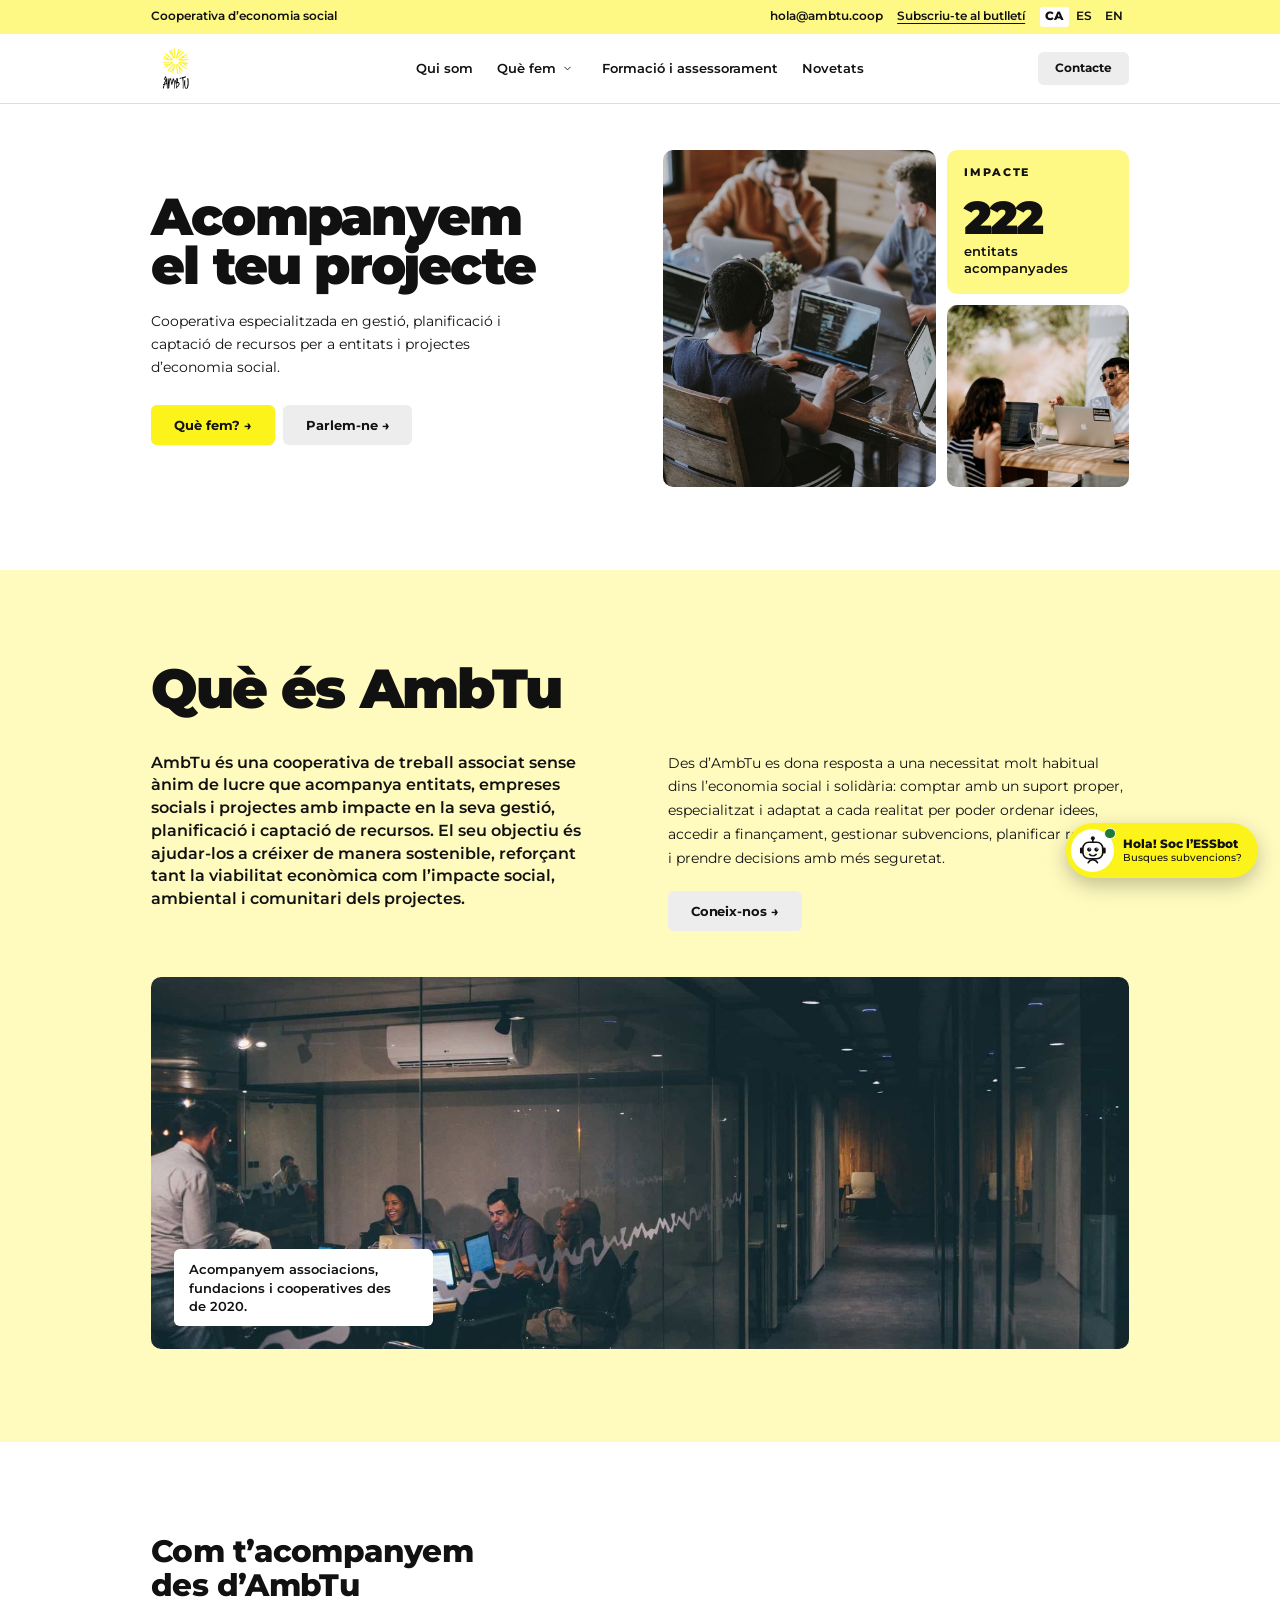
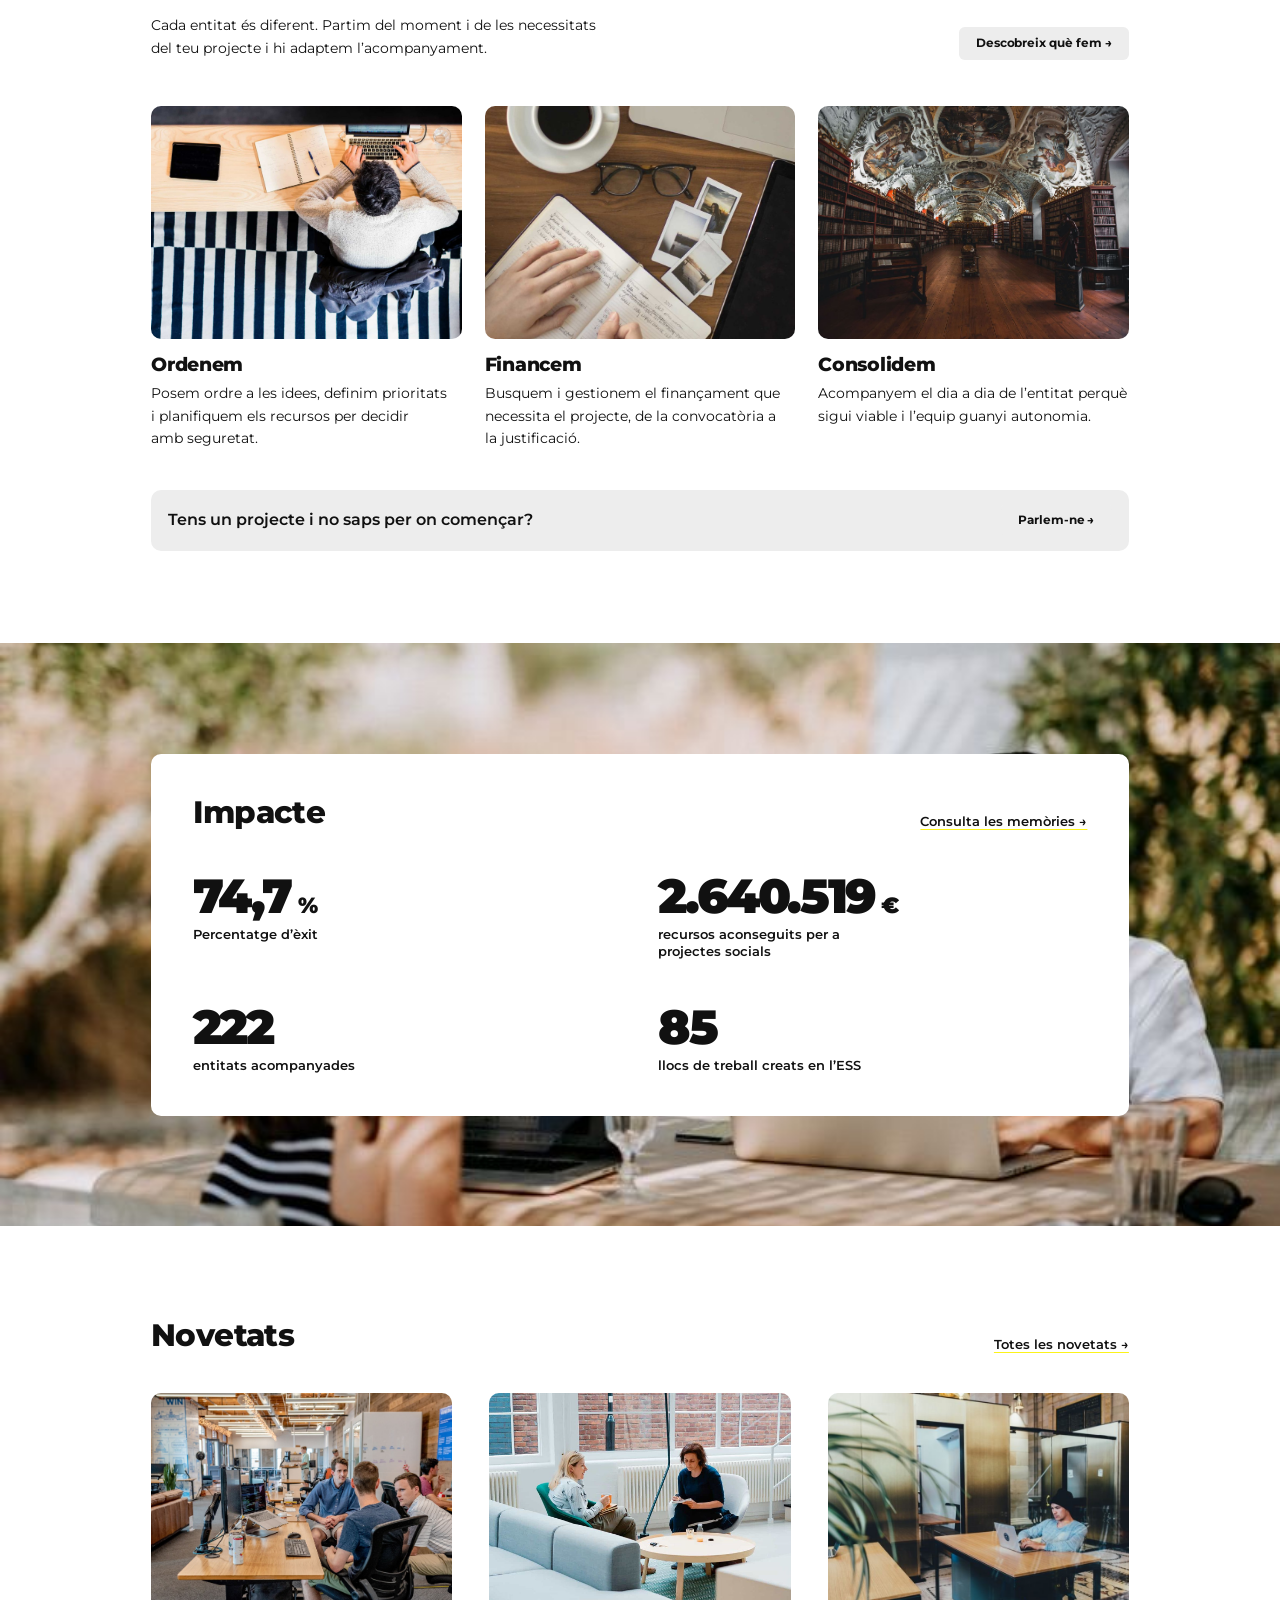
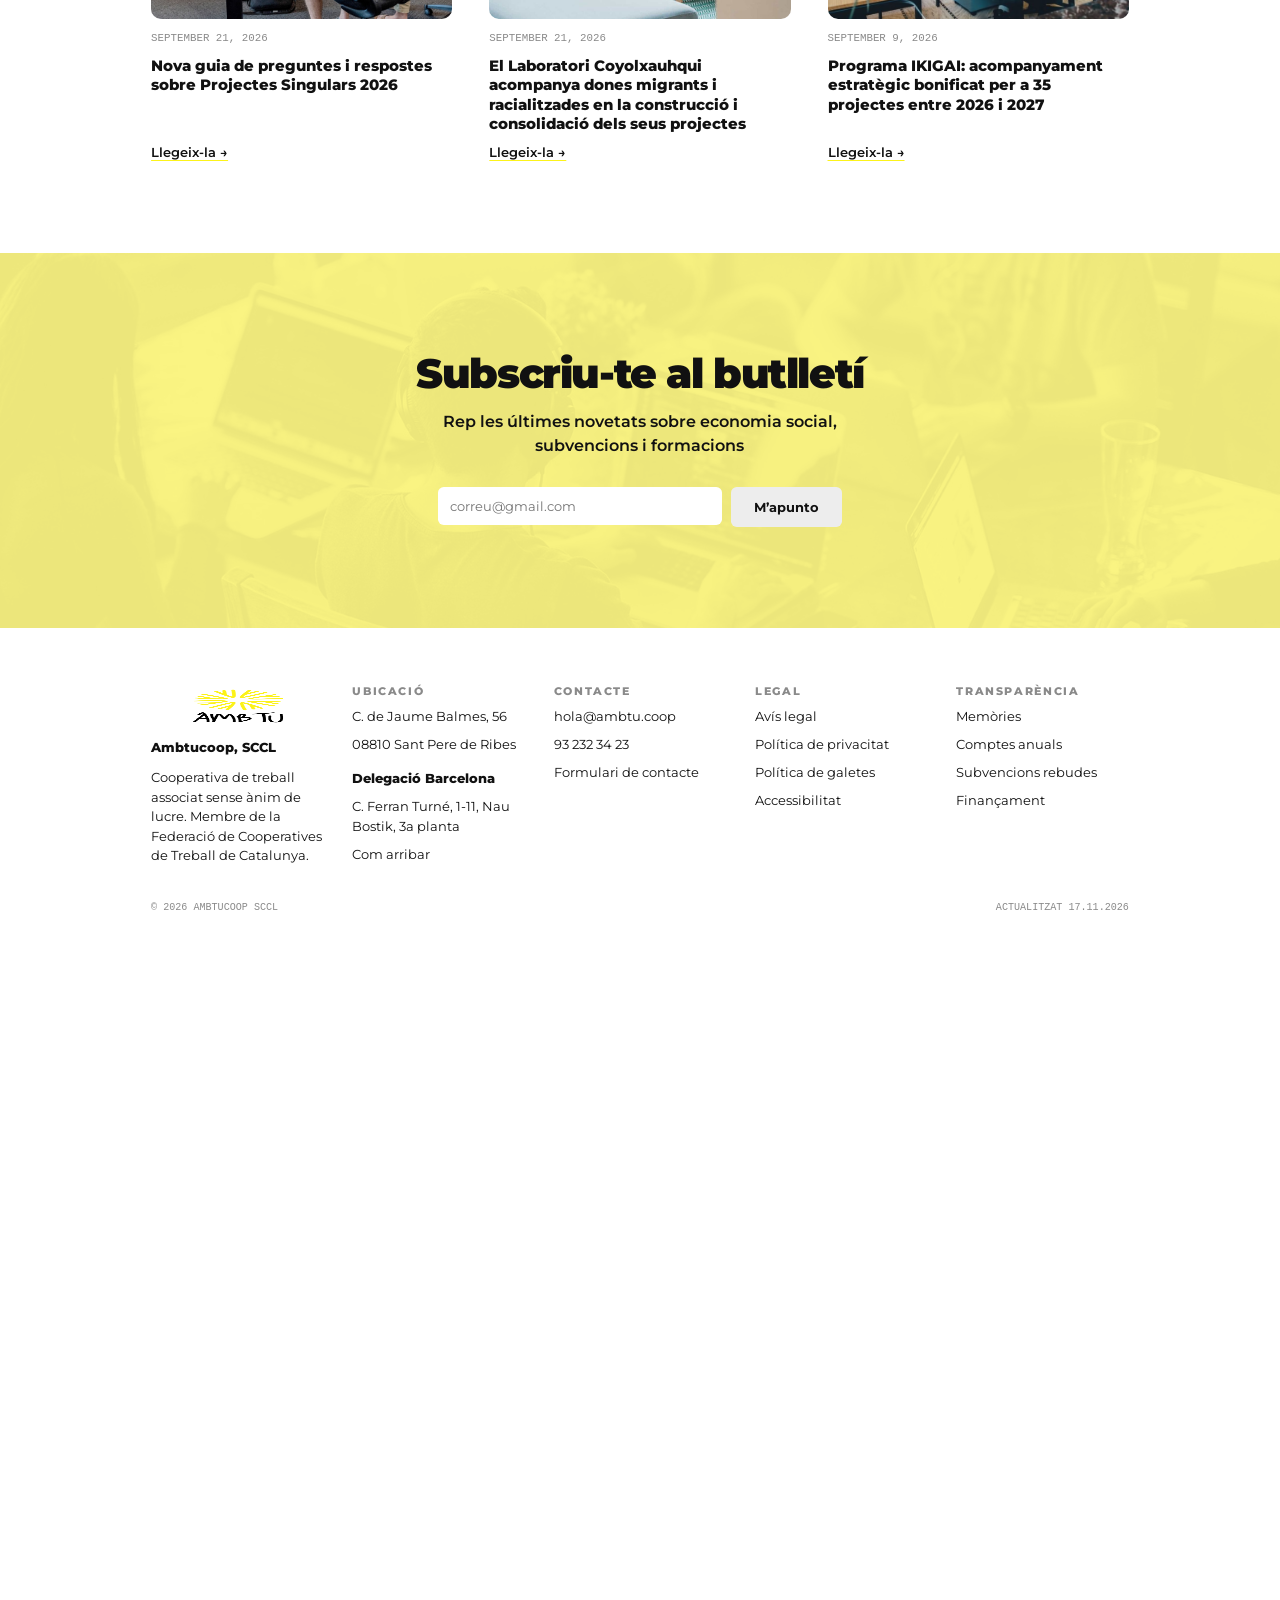
<file: index.html>
<!DOCTYPE html>
<html lang="ca">
<head>
<meta charset="utf-8">
<meta name="viewport" content="width=device-width, initial-scale=1">
<title>Inici · AmbTu</title>
<link rel="stylesheet" href="css/ambtu.css">
</head>
<body>
<div id="dc-root"><div class="sc-host" data-sc-name="Inici AmbTu"><div style="min-height: 100vh; background: var(--white);">

  <div style="background: var(--yellow-mid);">
    <div style="max-width: 1440px; margin: 0px auto; box-sizing: border-box; padding: 10px clamp(16px, 3.2vw, 48px); display: flex; justify-content: space-between; align-items: center; gap: 12px 24px; flex-wrap: wrap; font: 600 16px/1.2 var(--font-core);">
      <span style="white-space: nowrap;">Cooperativa d’economia social</span>
      <div style="display: flex; gap: 20px; flex-wrap: wrap; align-items: center;">
        <a href="mailto:hola@ambtu.coop" style="text-decoration-color: transparent;">hola@ambtu.coop</a>
        <a href="index.html#butlleti" style="text-decoration-color: rgb(17, 17, 17); white-space: nowrap;">Subscriu-te al butlletí</a>
        <div role="group" aria-label="Idioma" style="display: flex; gap: 2px; align-items: center;">
          <a href="#" aria-current="true" style="text-decoration: none; padding: 4px 8px; border-radius: 4px; background: var(--white); font-weight: 800;">CA</a>
          <a href="#" lang="es" class="h0" style="text-decoration: none; padding: 4px 8px; border-radius: 4px; background: transparent;">ES</a>
          <a href="#" lang="en" class="h0" style="text-decoration: none; padding: 4px 8px; border-radius: 4px; background: transparent;">EN</a>
        </div>
      </div>
    </div>
  </div>
  <header style="position: sticky; top: 0px; z-index: 20; background: var(--white); border-bottom: 0.5px solid var(--yellow-signal);">
    <div style="max-width: 1440px; margin: 0px auto; box-sizing: border-box; padding: 14px clamp(16px, 3.2vw, 48px); display: flex; align-items: center; gap: 24px;">
      <div style="flex: 1 1 0px; display: flex;">
        <a href="index.html" aria-label="AmbTu, inici" style="display: flex; text-decoration: none; background: none;">
          <div class="sc-host-x" style="display: contents;"><img src="assets/logo-original.png" alt="AmbTu" style="height: 68px; width: auto; display: block;"></div>
        </a>
      </div>
      
      <nav aria-label="Principal" style="flex: 0 0 auto; display: flex; align-items: center; gap: clamp(18px, 2.6vw, 36px); white-space: nowrap; font: 600 18px/1.2 var(--font-core);">
        <a href="qui-som.html" style="text-decoration-color: transparent;">Qui som</a>
        <div style="position: relative; display: flex; align-items: center; gap: 2px;">
          <a href="que-fem.html" style="text-decoration-color: transparent;">Què fem</a>
          <button type="button" aria-expanded="false" aria-haspopup="true" aria-label="Obre el submenú de Què fem" class="h0 h1" style="all: unset; cursor: pointer; display: flex; align-items: center; justify-content: center; width: 28px; height: 28px; border-radius: 4px;">
            <div class="sc-host-x" style="display: contents;"><span role="img" aria-label="chevron-down" data-stroke="2" style="display: inline-block; width: 16px; height: 16px; flex: 0 0 auto; background: var(--black); mask-image: url(&quot;assets/icons/chevron-down.svg&quot;); mask-repeat: no-repeat; mask-size: contain; mask-position: center center;"></span></div>
          </button>
          
        </div>
        <a href="formacio.html" style="text-decoration-color: transparent;">Formació i assessorament</a>
        <a href="novetats.html" style="text-decoration-color: transparent;">Novetats</a>
      </nav>
      
      <div style="flex: 1 1 0px; display: flex; justify-content: flex-end; align-items: center; gap: 12px;">
        
          <div style="flex: 0 0 auto; white-space: nowrap;"><div class="sc-host-x" style="display: contents;"><a href="contacte.html" style="display: inline-flex; width: auto; align-items: center; justify-content: center; gap: var(--space-2); font: 700 16px/1.1 var(--font-core); letter-spacing: -0.005em; padding: 14px 24px; border: 0px; border-radius: var(--radius-sm); box-shadow: none; background: var(--grey-light); color: var(--text-primary); text-decoration-line: none; text-decoration-style: initial; cursor: pointer; transition: var(--transition-ui);">Contacte</a></div></div>
        
        
      </div>
    </div>
    
  </header>

  <section id="inici" data-screen-label="01 Hero" style="background: var(--white);">
    <div style="max-width: 1440px; margin: 0px auto; box-sizing: border-box; padding: clamp(32px, 5vw, 72px) clamp(16px, 3.2vw, 48px) clamp(80px, 9vw, 128px); display: grid; grid-template-columns: repeat(auto-fit, minmax(min(100%, 380px), 1fr)); gap: clamp(40px, 5vw, 88px); align-items: center;">
      <div style="display: flex; flex-direction: column; gap: 28px; max-width: 560px;">
        <h1 style="margin: 0px; font: 900 clamp(44px, 5.6vw, 76px)/0.95 var(--font-core); letter-spacing: -0.035em; text-wrap: balance;">Acompanyem<br>el teu projecte</h1>
        <p style="margin: 0px; font: 400 20px/1.6 var(--font-core); max-width: 46ch; text-wrap: pretty;">Cooperativa especialitzada en gestió, planificació i captació de recursos per a entitats i projectes d’economia social.</p>
        <div style="margin-top: 8px; display: flex; gap: 12px; flex-wrap: wrap;">
          <div style="flex: 0 0 auto; white-space: nowrap;"><div class="sc-host-x" style="display: contents;"><a href="que-fem.html" style="display: inline-flex; width: auto; align-items: center; justify-content: center; gap: var(--space-2); font: 700 18px/1.1 var(--font-core); letter-spacing: -0.005em; padding: 18px 32px; border: 0px; border-radius: var(--radius-sm); box-shadow: none; background: var(--yellow-signal); color: var(--text-primary); text-decoration-line: none; text-decoration-style: initial; cursor: pointer; transition: var(--transition-ui);">Què fem? →</a></div></div>
          <div style="flex: 0 0 auto; white-space: nowrap;"><div class="sc-host-x" style="display: contents;"><a href="contacte.html" style="display: inline-flex; width: auto; align-items: center; justify-content: center; gap: var(--space-2); font: 700 18px/1.1 var(--font-core); letter-spacing: -0.005em; padding: 18px 32px; border: 0px; border-radius: var(--radius-sm); box-shadow: none; background: var(--grey-light); color: var(--text-primary); text-decoration-line: none; text-decoration-style: initial; cursor: pointer; transition: var(--transition-ui);">Parlem-ne →</a></div></div>
        </div>
      </div>
      <div style="display: grid; grid-template-columns: minmax(0px, 3fr) minmax(0px, 2fr); gap: 16px;">
        <img src="assets/fotos/u-1522071820081-009f0129c71c.jpg" alt="Equip treballant junt al voltant d'una taula" style="grid-row: span 2; width: 100%; height: 100%; min-height: 420px; object-fit: cover; border-radius: 14px; display: block; background: var(--grey-light);">
        <div style="background: var(--yellow-mid); border-radius: 14px; padding: 24px; display: flex; flex-direction: column; justify-content: space-between; gap: 24px; min-height: 180px;">
          <span style="font: 800 15px/1.2 var(--font-core); letter-spacing: 0.15em; text-transform: uppercase;">Impacte</span>
          <div style="display: flex; flex-direction: column; gap: 8px;">
            <span style="font: 900 clamp(48px, 5vw, 72px)/0.86 var(--font-core); letter-spacing: -0.05em;">222</span>
            <span style="font: 600 18px/1.3 var(--font-core);">entitats acompanyades</span>
          </div>
        </div>
        <img src="assets/fotos/u-1531482615713-2afd69097998.jpg" alt="Dues persones revisant un projecte amb un portàtil" style="width: 100%; aspect-ratio: 1 / 1; object-fit: cover; border-radius: 14px; display: block; background: var(--grey-light);">
      </div>
    </div>
  </section>

  <section data-screen-label="02 Què és AmbTu" aria-labelledby="que-es-title" style="background: var(--yellow-pale);">
    <div style="max-width: 1440px; margin: 0px auto; box-sizing: border-box; padding: clamp(88px, 10vw, 144px) clamp(16px, 3.2vw, 48px);">
      <h2 id="que-es-title" style="margin: 0px; font: 900 clamp(48px, 6vw, 84px)/0.95 var(--font-core); letter-spacing: -0.035em;">Què és AmbTu</h2>
      <div style="margin-top: clamp(32px, 4vw, 56px); display: grid; grid-template-columns: repeat(auto-fit, minmax(min(100%, 380px), 1fr)); gap: 32px clamp(40px, 6vw, 96px); align-items: start;">
        <p style="margin: 0px; font: 600 clamp(19px, 1.7vw, 22px)/1.45 var(--font-core); text-wrap: pretty;">AmbTu és una cooperativa de treball associat sense ànim de lucre que acompanya entitats, empreses socials i projectes amb impacte en la seva gestió, planificació i captació de recursos. El seu objectiu és ajudar-los a créixer de manera sostenible, reforçant tant la viabilitat econòmica com l’impacte social, ambiental i comunitari dels projectes.</p>
        <div style="display: flex; flex-direction: column; gap: 28px;">
          <p style="margin: 0px; font: 400 20px/1.65 var(--font-core); text-wrap: pretty;">Des d’AmbTu es dona resposta a una necessitat molt habitual dins l’economia social i solidària: comptar amb un suport proper, especialitzat i adaptat a cada realitat per poder ordenar idees, accedir a finançament, gestionar subvencions, planificar recursos i prendre decisions amb més seguretat.</p>
          <div style="display: flex;"><div style="flex: 0 0 auto; white-space: nowrap;"><div class="sc-host-x" style="display: contents;"><a href="qui-som.html" style="display: inline-flex; width: auto; align-items: center; justify-content: center; gap: var(--space-2); font: 700 18px/1.1 var(--font-core); letter-spacing: -0.005em; padding: 18px 32px; border: 0px; border-radius: var(--radius-sm); box-shadow: none; background: var(--grey-light); color: var(--text-primary); text-decoration-line: none; text-decoration-style: initial; cursor: pointer; transition: var(--transition-ui);">Coneix-nos →</a></div></div></div>
        </div>
      </div>
      <figure style="position: relative; margin: clamp(48px, 5vw, 72px) 0px 0px;">
        <img src="assets/fotos/u-1529156069898-49953e39b3ac.jpg" alt="Grup de persones abraçades d’esquenes mirant la ciutat" style="width: 100%; aspect-ratio: 21 / 8; min-height: 280px; object-fit: cover; border-radius: 14px; display: block; background: var(--grey-light);">
        <figcaption style="position: absolute; left: clamp(16px, 2.5vw, 32px); bottom: clamp(16px, 2.5vw, 32px); max-width: min(360px, 100% - 32px); box-sizing: border-box; padding: 16px 20px; border-radius: 8px; background: var(--white); font: 600 18px/1.4 var(--font-core);">Acompanyem associacions, fundacions i cooperatives des de 2020.</figcaption>
      </figure>
    </div>
  </section>
  <section id="serveis" data-screen-label="03 Com t'acompanyem" style="background: var(--white);">
    <div style="max-width: 1440px; margin: 0px auto; box-sizing: border-box; padding: clamp(88px, 10vw, 144px) clamp(16px, 3.2vw, 48px);">
      <div style="display: flex; justify-content: space-between; align-items: flex-end; gap: 24px 48px; flex-wrap: wrap;">
        <div style="display: flex; flex-direction: column; gap: 16px; max-width: 640px;">
          <h2 style="margin: 0px; font: 800 clamp(30px, 3.4vw, 44px)/1.1 var(--font-core); letter-spacing: -0.02em; text-wrap: balance;">Com t’acompanyem des d’AmbTu</h2>
          <p style="margin: 0px; font: 400 20px/1.6 var(--font-core); text-wrap: pretty;">Cada entitat és diferent. Partim del moment i de les necessitats del teu projecte i hi adaptem l’acompanyament.</p>
        </div>
        <div style="flex: 0 0 auto; white-space: nowrap;"><div class="sc-host-x" style="display: contents;"><a href="que-fem.html" style="display: inline-flex; width: auto; align-items: center; justify-content: center; gap: var(--space-2); font: 700 16px/1.1 var(--font-core); letter-spacing: -0.005em; padding: 14px 24px; border: 0px; border-radius: var(--radius-sm); box-shadow: none; background: var(--grey-light); color: var(--text-primary); text-decoration-line: none; text-decoration-style: initial; cursor: pointer; transition: var(--transition-ui);">Descobreix què fem →</a></div></div>
      </div>
      <ul style="list-style: none; margin: clamp(48px, 5vw, 64px) 0px 0px; padding: 0px; display: grid; grid-template-columns: repeat(auto-fit, minmax(min(100%, 280px), 1fr)); gap: 40px 32px;">
        <li>
          <a href="que-fem.html" style="text-decoration: none; display: flex; flex-direction: column; gap: 20px; background: transparent;">
            <img src="assets/fotos/u-1542626991-cbc4e32524cc.jpg" alt="Planificació amb notes en una paret" style="width: 100%; aspect-ratio: 4 / 3; object-fit: cover; border-radius: 14px; display: block; background: var(--grey-light);">
            <span style="display: flex; flex-direction: column; gap: 10px;">
              <span style="font: 800 26px/1.15 var(--font-core); letter-spacing: -0.015em;">Ordenem</span>
              <span style="font: 400 20px/1.55 var(--font-core); text-wrap: pretty;">Posem ordre a les idees, definim prioritats i planifiquem els recursos per decidir amb seguretat.</span>
            </span>
          </a>
        </li>
        <li>
          <a href="que-fem.html" style="text-decoration: none; display: flex; flex-direction: column; gap: 20px; background: transparent;">
            <img src="assets/fotos/u-1554224154-26032ffc0d07.jpg" alt="Revisió de comptes amb calculadora" style="width: 100%; aspect-ratio: 4 / 3; object-fit: cover; border-radius: 14px; display: block; background: var(--grey-light);">
            <span style="display: flex; flex-direction: column; gap: 10px;">
              <span style="font: 800 26px/1.15 var(--font-core); letter-spacing: -0.015em;">Financem</span>
              <span style="font: 400 20px/1.55 var(--font-core); text-wrap: pretty;">Busquem i gestionem el finançament que necessita el projecte, de la convocatòria a la justificació.</span>
            </span>
          </a>
        </li>
        <li>
          <a href="que-fem.html" style="text-decoration: none; display: flex; flex-direction: column; gap: 20px; background: transparent;">
            <img src="assets/fotos/u-1524178232363-1fb2b075b655.jpg" alt="Sessió de treball amb un equip" style="width: 100%; aspect-ratio: 4 / 3; object-fit: cover; border-radius: 14px; display: block; background: var(--grey-light);">
            <span style="display: flex; flex-direction: column; gap: 10px;">
              <span style="font: 800 26px/1.15 var(--font-core); letter-spacing: -0.015em;">Consolidem</span>
              <span style="font: 400 20px/1.55 var(--font-core); text-wrap: pretty;">Acompanyem el dia a dia de l’entitat perquè sigui viable i l’equip guanyi autonomia.</span>
            </span>
          </a>
        </li>
      </ul>
      <div style="margin-top: clamp(40px, 5vw, 56px); display: flex; justify-content: space-between; align-items: center; gap: 16px 24px; flex-wrap: wrap; padding: 20px 24px; border-radius: 14px; background: var(--grey-light);">
        <span style="font: 600 22px/1.4 var(--font-core);">Tens un projecte i no saps per on començar?</span>
        <div style="flex: 0 0 auto; white-space: nowrap;"><div class="sc-host-x" style="display: contents;"><a href="contacte.html" style="display: inline-flex; width: auto; align-items: center; justify-content: center; gap: var(--space-2); font: 700 16px/1.1 var(--font-core); letter-spacing: -0.005em; padding: 14px 24px; border: 0px; border-radius: var(--radius-sm); box-shadow: none; background: var(--grey-light); color: var(--text-primary); text-decoration-line: none; text-decoration-style: initial; cursor: pointer; transition: var(--transition-ui);">Parlem-ne →</a></div></div>
      </div>
    </div>
  </section>
  <section id="impacte" data-screen-label="04 Impacte" style="background: var(--grey-light) url('assets/fotos/u-1528605248644-14dd04022da1.jpg') center / cover no-repeat;">
    <div style="max-width: 1440px; margin: 0px auto; box-sizing: border-box; padding: clamp(96px, 12vw, 176px) clamp(16px, 3.2vw, 48px);">
      <div style="background: var(--white); border-radius: 14px; padding: clamp(28px, 4.5vw, 64px); display: flex; flex-direction: column; gap: clamp(40px, 5vw, 64px);">
        <div style="display: flex; justify-content: space-between; align-items: flex-end; gap: 16px 24px; flex-wrap: wrap;">
          <h2 style="margin: 0px; font: 800 clamp(30px, 3.4vw, 44px)/1.1 var(--font-core); letter-spacing: -0.02em; text-wrap: balance;">Impacte</h2>
          <a href="qui-som.html#memories" style="font: 600 18px/1.2 var(--font-core); white-space: nowrap;">Consulta les memòries →</a>
        </div>
        <div style="display: grid; grid-template-columns: repeat(2, minmax(0px, 1fr)); gap: clamp(40px, 5vw, 64px) clamp(32px, 4vw, 64px);">
          <div style="display: flex; flex-direction: column; gap: 12px; min-width: 0px;">
            <span style="font: 900 clamp(48px, 5.2vw, 76px)/0.86 var(--font-core); letter-spacing: -0.05em;">74,7<span style="font-size: 0.45em; letter-spacing: -0.02em;"> %</span></span>
            <span style="font: 600 18px/1.35 var(--font-core); max-width: 26ch; text-wrap: pretty;">Percentatge d’èxit</span>
          </div>
          <div style="display: flex; flex-direction: column; gap: 12px; min-width: 0px;">
            <span style="font: 900 clamp(48px, 5.2vw, 76px)/0.86 var(--font-core); letter-spacing: -0.05em;">2.640.519<span style="font-size: 0.45em; letter-spacing: -0.02em;"> €</span></span>
            <span style="font: 600 18px/1.35 var(--font-core); max-width: 26ch; text-wrap: pretty;">recursos aconseguits per a projectes socials</span>
          </div>
          <div style="display: flex; flex-direction: column; gap: 12px; min-width: 0px;">
            <span style="font: 900 clamp(48px, 5.2vw, 76px)/0.86 var(--font-core); letter-spacing: -0.05em;">222</span>
            <span style="font: 600 18px/1.35 var(--font-core); max-width: 26ch; text-wrap: pretty;">entitats acompanyades</span>
          </div>
          <div style="display: flex; flex-direction: column; gap: 12px; min-width: 0px;">
            <span style="font: 900 clamp(48px, 5.2vw, 76px)/0.86 var(--font-core); letter-spacing: -0.05em;">85</span>
            <span style="font: 600 18px/1.35 var(--font-core); max-width: 26ch; text-wrap: pretty;">llocs de treball creats en l’ESS</span>
          </div>
        </div>
      </div>
    </div>
  </section>

  <section id="novetats" data-screen-label="05 Novetats" style="background: var(--white);">
    <div style="max-width: 1440px; margin: 0px auto; box-sizing: border-box; padding: clamp(88px, 10vw, 144px) clamp(16px, 3.2vw, 48px);">
      <div style="display: flex; justify-content: space-between; align-items: flex-end; gap: 24px; flex-wrap: wrap;">
        <h2 style="margin: 0px; font: 800 clamp(30px, 3.4vw, 44px)/1.1 var(--font-core); letter-spacing: -0.02em;">Novetats</h2>
        <a href="novetats.html" style="font: 600 18px/1.2 var(--font-core); white-space: nowrap;">Totes les novetats →</a>
      </div>
      <ul style="list-style: none; margin: clamp(40px, 5vw, 56px) 0px 0px; padding: 0px; display: grid; grid-template-columns: repeat(auto-fit, minmax(min(100%, 280px), 1fr)); gap: 56px clamp(40px, 4vw, 64px);">
        <li style="display: flex;">
          <a href="novetats.html" style="text-decoration: none; display: flex; flex-direction: column; gap: 16px; width: 100%; background: transparent;">
            <img src="assets/fotos/u-1517048676732-d65bc937f952.jpg" alt="" style="width: 100%; aspect-ratio: 4 / 3; object-fit: cover; border-radius: 14px; display: block; background: var(--grey-light);">
            <span style="font: 400 15px/1.4 var(--font-mono, monospace); color: var(--grey-mid); text-transform: uppercase;">September 21, 2026</span>
            <span style="font: 800 clamp(19px, 1.6vw, 22px)/1.3 var(--font-core); text-wrap: pretty; flex: 1 1 0%;">Nova guia de preguntes i respostes sobre Projectes Singulars 2026</span>
            <span style="align-self: flex-start; font: 600 18px/1.2 var(--font-core); text-decoration: underline 2px rgb(252, 243, 26); text-underline-offset: 4px;">Llegeix-la →</span>
          </a>
        </li>
        <li style="display: flex;">
          <a href="novetats.html" style="text-decoration: none; display: flex; flex-direction: column; gap: 16px; width: 100%; background: transparent;">
            <img src="assets/fotos/u-1573164713988-8665fc963095.jpg" alt="" style="width: 100%; aspect-ratio: 4 / 3; object-fit: cover; border-radius: 14px; display: block; background: var(--grey-light);">
            <span style="font: 400 15px/1.4 var(--font-mono, monospace); color: var(--grey-mid); text-transform: uppercase;">September 21, 2026</span>
            <span style="font: 800 clamp(19px, 1.6vw, 22px)/1.3 var(--font-core); text-wrap: pretty; flex: 1 1 0%;">El Laboratori Coyolxauhqui acompanya dones migrants i racialitzades en la construcció i consolidació dels seus projectes</span>
            <span style="align-self: flex-start; font: 600 18px/1.2 var(--font-core); text-decoration: underline 2px rgb(252, 243, 26); text-underline-offset: 4px;">Llegeix-la →</span>
          </a>
        </li>
        <li style="display: flex;">
          <a href="novetats.html" style="text-decoration: none; display: flex; flex-direction: column; gap: 16px; width: 100%; background: transparent;">
            <img src="assets/fotos/u-1515187029135-18ee286d815b.jpg" alt="" style="width: 100%; aspect-ratio: 4 / 3; object-fit: cover; border-radius: 14px; display: block; background: var(--grey-light);">
            <span style="font: 400 15px/1.4 var(--font-mono, monospace); color: var(--grey-mid); text-transform: uppercase;">September 9, 2026</span>
            <span style="font: 800 clamp(19px, 1.6vw, 22px)/1.3 var(--font-core); text-wrap: pretty; flex: 1 1 0%;">Programa IKIGAI: acompanyament estratègic bonificat per a 35 projectes entre 2026 i 2027</span>
            <span style="align-self: flex-start; font: 600 18px/1.2 var(--font-core); text-decoration: underline 2px rgb(252, 243, 26); text-underline-offset: 4px;">Llegeix-la →</span>
          </a>
        </li>
      </ul>
    </div>
  </section>
  <section id="butlleti" data-screen-label="Butlletí" style="position: relative; overflow: hidden; background: var(--yellow-mid);">
    <img src="assets/fotos/u-1556761175-b413da4baf72.jpg" alt="" aria-hidden="true" style="position: absolute; inset: 0px; width: 100%; height: 100%; object-fit: cover; opacity: 0.08; mix-blend-mode: multiply; filter: grayscale(1); pointer-events: none;">
    <div style="position: relative; max-width: 1440px; margin: 0px auto; box-sizing: border-box; padding: clamp(96px, 11vw, 160px) clamp(16px, 3.2vw, 48px); display: flex; flex-direction: column; align-items: center; text-align: center; gap: 24px;">
      <h2 style="margin: 0px; font: 900 clamp(36px, 4.4vw, 60px)/0.95 var(--font-core); letter-spacing: -0.035em; text-wrap: balance;">Subscriu-te al butlletí</h2>
      <p style="margin: 0px; font: 600 22px/1.5 var(--font-core); max-width: 42ch; text-wrap: pretty;">Rep les últimes novetats sobre economia social, subvencions i formacions</p>
      <div style="width: 100%; max-width: 560px; margin-top: 16px; text-align: left;">
        
          <form novalidate="" style="display: flex; gap: 12px; align-items: flex-start; flex-wrap: wrap;">
            <div style="flex: 1 1 220px; min-width: 0px;">
              <div class="sc-host-x" style="display: contents;"><div style="display: flex; flex-direction: column; gap: var(--space-2);"><input id=":r1:" type="email" placeholder="correu@gmail.com" aria-label="Correu electrònic" value="" style="width: 100%; padding: 14px 16px; border: 0px; border-radius: var(--radius-sm); outline-offset: 2px; background: var(--white); color: var(--text-primary); font: var(--weight-body) var(--size-body)/1.4 var(--font-core); resize: vertical;"></div></div>
            </div>
            <div style="flex: 0 0 auto; white-space: nowrap;"><div class="sc-host-x" style="display: contents;"><button type="submit" style="display: inline-flex; width: auto; align-items: center; justify-content: center; gap: var(--space-2); font: 700 18px/1.1 var(--font-core); letter-spacing: -0.005em; padding: 18px 32px; border: 0px; border-radius: var(--radius-sm); box-shadow: none; background: var(--grey-light); color: var(--text-primary); text-decoration-line: none; text-decoration-style: initial; cursor: pointer; transition: var(--transition-ui);">M’apunto</button></div></div>
          </form>
        
        
      </div>
    </div>
  </section>

  <footer style="background: var(--white);">
    <div style="max-width: 1440px; margin: 0px auto; box-sizing: border-box; padding: 80px clamp(16px, 3.2vw, 48px) 48px; display: grid; grid-template-columns: repeat(auto-fit, minmax(min(100%, 190px), 1fr)); gap: 40px;">
        <div style="display: flex; flex-direction: column; gap: 16px; font: 400 18px/1.5 var(--font-core);">
          <div class="sc-host-x" style="display: contents;"><img src="assets/logo-original.png" alt="AmbTu" style="height: 56px; width: auto; display: block;"></div>
          <span style="font-weight: 800;">Ambtucoop, SCCL</span>
          <span>Cooperativa de treball associat sense ànim de lucre. Membre de la Federació de Cooperatives de Treball de Catalunya.</span>
        </div>
        <div style="display: flex; flex-direction: column; gap: 12px; font: 400 18px/1.5 var(--font-core);">
          <span style="font: 800 15px/1.2 var(--font-core); letter-spacing: 0.15em; text-transform: uppercase; color: var(--grey-mid);">Ubicació</span>
          <span>C. de Jaume Balmes, 56</span>
          <span>08810 Sant Pere de Ribes</span>
          <span style="margin-top: 8px; font-weight: 800;">Delegació Barcelona</span>
          <span>C. Ferran Turné, 1-11, Nau Bostik, 3a planta</span>
          <a href="contacte.html#ubicacio" style="text-decoration-color: transparent; align-self: flex-start;">Com arribar</a>
        </div>
        <div style="display: flex; flex-direction: column; gap: 12px; font: 400 18px/1.5 var(--font-core);">
          <span style="font: 800 15px/1.2 var(--font-core); letter-spacing: 0.15em; text-transform: uppercase; color: var(--grey-mid);">Contacte</span>
          <a href="mailto:hola@ambtu.coop" style="text-decoration-color: transparent; align-self: flex-start;">hola@ambtu.coop</a>
          <span>93 232 34 23</span>
          <a href="contacte.html" style="text-decoration-color: transparent; align-self: flex-start;">Formulari de contacte</a>
        </div>
        <div style="display: flex; flex-direction: column; gap: 12px; font: 400 18px/1.5 var(--font-core);">
          <span style="font: 800 15px/1.2 var(--font-core); letter-spacing: 0.15em; text-transform: uppercase; color: var(--grey-mid);">Legal</span>
          <a href="#" style="text-decoration-color: transparent; align-self: flex-start;">Avís legal</a>
          <a href="#" style="text-decoration-color: transparent; align-self: flex-start;">Política de privacitat</a>
          <a href="#" style="text-decoration-color: transparent; align-self: flex-start;">Política de galetes</a>
          <a href="#" style="text-decoration-color: transparent; align-self: flex-start;">Accessibilitat</a>
        </div>
        <div style="display: flex; flex-direction: column; gap: 12px; font: 400 18px/1.5 var(--font-core);">
          <span style="font: 800 15px/1.2 var(--font-core); letter-spacing: 0.15em; text-transform: uppercase; color: var(--grey-mid);">Transparència</span>
          <a href="qui-som.html#memories" style="text-decoration-color: transparent; align-self: flex-start;">Memòries</a>
          <a href="#" style="text-decoration-color: transparent; align-self: flex-start;">Comptes anuals</a>
          <a href="#" style="text-decoration-color: transparent; align-self: flex-start;">Subvencions rebudes</a>
          <a href="qui-som.html#financament" style="text-decoration-color: transparent; align-self: flex-start;">Finançament</a>
        </div>
    </div>
    <div style="max-width: 1440px; margin: 0px auto; box-sizing: border-box; padding: 0px clamp(16px, 3.2vw, 48px) 40px; display: flex; justify-content: space-between; gap: 24px; flex-wrap: wrap;">
      <span style="font: 400 14px/1.5 var(--font-mono, monospace); color: var(--grey-mid);">© 2026 AMBTUCOOP SCCL</span>
      <span style="font: 400 14px/1.5 var(--font-mono, monospace); color: var(--grey-mid);">ACTUALITZAT 17.11.2026</span>
    </div>
  </footer>

  
    <button type="button" aria-expanded="false" aria-label="Obre el xat amb l’ESSbot" class="h3 h4" style="all: unset; box-sizing: border-box; position: fixed; right: clamp(16px, 2.4vw, 32px); bottom: clamp(16px, 2.4vw, 32px); z-index: 60; display: flex; align-items: center; gap: 12px; padding: 8px 22px 8px 8px; border-radius: 999px; background: rgb(252, 243, 26); cursor: pointer; box-shadow: rgba(17, 17, 17, 0.25) 0px 10px 28px; transition: transform 180ms cubic-bezier(0.25, 0.8, 0.25, 1), box-shadow 180ms cubic-bezier(0.25, 0.8, 0.25, 1);">
      <span style="position: relative; flex: 0 0 auto; width: 60px; height: 60px; border-radius: 50%; background: rgb(255, 255, 255); display: flex; align-items: center; justify-content: center;">
        <span aria-hidden="true" style="position: absolute; inset: -6px; border-radius: 50%; border: 3px solid rgb(255, 255, 255); opacity: 0; animation: 2.4s ease-out 0s infinite normal none running ambtuPulse;"></span>
        <span style="display: flex; animation: 3s ease-in-out 0s infinite normal none running ambtuBob;"><svg width="44" height="44" viewBox="0 0 48 48" fill="none" aria-hidden="true"><line x1="24" y1="5" x2="24" y2="11" stroke="#111111" stroke-width="2.5" stroke-linecap="round"></line><circle cx="24" cy="5" r="3" fill="#111111"></circle><rect x="9" y="11" width="30" height="25" rx="9" fill="#FFFFFF" stroke="#111111" stroke-width="2.5"></rect><rect x="4.5" y="19" width="4.5" height="9" rx="2" fill="#111111"></rect><rect x="39" y="19" width="4.5" height="9" rx="2" fill="#111111"></rect><circle cx="18.5" cy="22" r="3.2" fill="#111111"></circle><circle cx="29.5" cy="22" r="3.2" fill="#111111"></circle><circle cx="19.5" cy="21" r="1" fill="#FFFFFF"></circle><circle cx="30.5" cy="21" r="1" fill="#FFFFFF"></circle><circle cx="14" cy="28" r="2" fill="#FEF884"></circle><circle cx="34" cy="28" r="2" fill="#FEF884"></circle><path d="M19 29.5c2.8 2.6 7.2 2.6 10 0" stroke="#111111" stroke-width="2.5" stroke-linecap="round"></path><path d="M17 42c1.5-3 4-4.5 7-4.5s5.5 1.5 7 4.5" stroke="#111111" stroke-width="2.5" stroke-linecap="round"></path></svg></span>
        <span aria-hidden="true" style="position: absolute; top: -2px; right: -2px; width: 16px; height: 16px; border-radius: 50%; background: rgb(31, 122, 58); border: 2.5px solid rgb(255, 255, 255);"></span>
      </span>
      <span style="display: flex; flex-direction: column; gap: 2px; text-align: left;">
        <strong style="font: 800 17px/1.15 var(--font-core); color: rgb(17, 17, 17);">Hola! Soc l’ESSbot</strong>
        <span style="font: 500 14px/1.2 var(--font-core); color: rgb(17, 17, 17);">Busques subvencions?</span>
      </span>
    </button>
  
  
  

  
    
  </div></div></div>



<template id="tpl-dropdown"><div style="position: absolute; top: 100%; left: -20px; padding-top: 14px; z-index: 30;">
              <div style="background: var(--yellow-pale); border-radius: 14px; padding: 10px; width: 260px; display: flex; flex-direction: column; gap: 2px;">
                <a href="que-fem.html#serveis" class="h2" style="text-decoration: none; padding: 12px 14px; border-radius: 8px; font: 600 18px/1.3 var(--font-core); background: transparent;">Com t’acompanyem</a>
                <a href="que-fem.html#com" class="h2" style="text-decoration: none; padding: 12px 14px; border-radius: 8px; font: 600 18px/1.3 var(--font-core); background: transparent;">Com treballem</a>
                <a href="projectes-propis.html" class="h2" style="text-decoration: none; padding: 12px 14px; border-radius: 8px; font: 800 18px/1.3 var(--font-core); background: transparent;">Projectes propis</a>
              </div>
            </div></template>
<template id="tpl-burger"><button type="button" aria-expanded="false" aria-label="Menú" class="h0 h1" style="all: unset; cursor: pointer; display: flex; align-items: center; gap: 10px; padding: 12px 16px; border-radius: 8px; background: var(--grey-light); font: 600 18px/1.2 var(--font-core);"><span>Menú</span>
            <div class="sc-host-x" style="display: contents;"><span role="img" aria-label="menu" data-stroke="2" style="display: inline-block; width: 20px; height: 20px; flex: 0 0 auto; background: var(--black); mask-image: url(&quot;assets/icons/menu.svg&quot;); mask-repeat: no-repeat; mask-size: contain; mask-position: center center;"></span></div>
          </button></template>
<template id="tpl-mobile"><div style="background: var(--yellow-pale); max-height: calc(-90px + 100vh); overflow-y: auto;">
        <div style="max-width: 1440px; margin: 0px auto; box-sizing: border-box; padding: 16px clamp(16px, 3.2vw, 48px) 28px; display: flex; flex-direction: column; gap: 2px;">
          <a href="qui-som.html" class="h2" style="text-decoration: none; padding: 14px 12px; border-radius: 8px; font: 700 20px/1.3 var(--font-core); background: transparent;">Qui som</a>
          <a href="que-fem.html" class="h2" style="text-decoration: none; padding: 14px 12px; border-radius: 8px; font: 700 20px/1.3 var(--font-core); background: transparent;">Què fem</a>
          <a href="projectes-propis.html" class="h2" style="text-decoration: none; padding: 14px 12px; border-radius: 8px; font: 700 20px/1.3 var(--font-core); background: transparent;">Projectes propis</a>
          <a href="formacio.html" class="h2" style="text-decoration: none; padding: 14px 12px; border-radius: 8px; font: 700 20px/1.3 var(--font-core); background: transparent;">Formació i assessorament</a>
          <a href="novetats.html" class="h2" style="text-decoration: none; padding: 14px 12px; border-radius: 8px; font: 700 20px/1.3 var(--font-core); background: transparent;">Novetats</a>
          <div style="margin-top: 16px;"><div class="sc-host-x" style="display: contents;"><a href="contacte.html" style="display: inline-flex; width: auto; align-items: center; justify-content: center; gap: var(--space-2); font: 700 18px/1.1 var(--font-core); letter-spacing: -0.005em; padding: 18px 32px; border: 0px; border-radius: var(--radius-sm); box-shadow: none; background: var(--yellow-signal); color: var(--text-primary); text-decoration-line: none; text-decoration-style: initial; cursor: pointer; transition: var(--transition-ui);">Contacte</a></div></div>
        </div>
      </div></template>
<template id="tpl-chat"><div role="dialog" aria-label="Xat amb l’ESSbot d’AmbTu" style="position: fixed; right: clamp(16px, 2.4vw, 32px); bottom: calc(80px + clamp(16px, 2.4vw, 32px)); z-index: 61; width: min(460px, -32px + 100vw); height: min(700px, -130px + 100vh); display: flex; flex-direction: column; border-radius: 18px; overflow: hidden; background: rgb(255, 255, 255); box-shadow: rgba(17, 17, 17, 0.25) 0px 16px 48px;">
      <div style="flex: 0 0 auto; display: flex; align-items: center; gap: 12px; padding: 14px 14px 14px 16px; background: rgb(252, 243, 26);">
        <span style="flex: 0 0 auto; width: 48px; height: 48px; border-radius: 50%; background: rgb(255, 251, 191); display: flex; align-items: center; justify-content: center;"><svg width="36" height="36" viewBox="0 0 48 48" fill="none" aria-hidden="true"><line x1="24" y1="5" x2="24" y2="11" stroke="#111111" stroke-width="2.5" stroke-linecap="round"></line><circle cx="24" cy="5" r="3" fill="#111111"></circle><rect x="9" y="11" width="30" height="25" rx="9" fill="#FFFFFF" stroke="#111111" stroke-width="2.5"></rect><rect x="4.5" y="19" width="4.5" height="9" rx="2" fill="#111111"></rect><rect x="39" y="19" width="4.5" height="9" rx="2" fill="#111111"></rect><circle cx="18.5" cy="22" r="3.2" fill="#111111"></circle><circle cx="29.5" cy="22" r="3.2" fill="#111111"></circle><circle cx="19.5" cy="21" r="1" fill="#FFFFFF"></circle><circle cx="30.5" cy="21" r="1" fill="#FFFFFF"></circle><circle cx="14" cy="28" r="2" fill="#FEF884"></circle><circle cx="34" cy="28" r="2" fill="#FEF884"></circle><path d="M19 29.5c2.8 2.6 7.2 2.6 10 0" stroke="#111111" stroke-width="2.5" stroke-linecap="round"></path><path d="M17 42c1.5-3 4-4.5 7-4.5s5.5 1.5 7 4.5" stroke="#111111" stroke-width="2.5" stroke-linecap="round"></path></svg></span>
        <span style="flex: 1 1 0%; display: flex; flex-direction: column; gap: 3px;">
          <strong style="font: 800 19px/1.2 var(--font-core);">ESSbot</strong>
          <span style="display: flex; align-items: center; gap: 6px; font: 500 17px/1.2 var(--font-core);"><span aria-hidden="true" style="width: 8px; height: 8px; border-radius: 50%; background: rgb(31, 122, 58);"></span>En línia</span>
        </span>
        <button type="button" aria-label="Tanca el xat" class="h0 h5" style="all: unset; box-sizing: border-box; cursor: pointer; flex: 0 0 auto; position: relative; z-index: 2; width: 44px; height: 44px; border-radius: 8px; background: rgb(255, 255, 255); display: flex; align-items: center; justify-content: center;">
          <div class="sc-host-x" style="display: contents;"><span role="img" aria-label="x" data-stroke="2" style="display: inline-block; width: 22px; height: 22px; flex: 0 0 auto; background: var(--black); mask-image: url(&quot;assets/icons/x.svg&quot;); mask-repeat: no-repeat; mask-size: contain; mask-position: center center;"></span></div>
        </button>
      </div>
      <div aria-live="polite" style="flex: 1 1 0%; overflow-y: auto; display: flex; flex-direction: column-reverse; gap: 10px; padding: 18px 16px; background: rgb(246, 246, 244);">
        
        
          <div style="align-self: flex-start; max-width: 82%; padding: 12px 15px; border-radius: 16px 16px 16px 4px; background: rgb(255, 255, 255); font: 400 20px/1.5 var(--font-core); color: rgb(17, 17, 17); white-space: pre-line;"><span>Quina és la teva forma jurídica?
(Cooperativa, associació, fundació, SL, autònom/a...)</span></div>
        
          <div style="align-self: flex-start; max-width: 82%; padding: 12px 15px; border-radius: 16px 16px 16px 4px; background: rgb(255, 255, 255); font: 400 20px/1.5 var(--font-core); color: rgb(17, 17, 17); white-space: pre-line;"><span>Et faré 3 preguntes breus per conèixer millor el teu projecte i trobar convocatòries que et podrien interessar.

Som-hi! 🚀</span></div>
        
          <div style="align-self: flex-start; max-width: 82%; padding: 12px 15px; border-radius: 16px 16px 16px 4px; background: rgb(255, 255, 255); font: 400 20px/1.5 var(--font-core); color: rgb(17, 17, 17); white-space: pre-line;"><span>Encara no tinc una bola de vidre 🔮, així que pot ser que alguna cosa hagi canviat o se m’escapi. Recorda comprovar sempre la informació a les fonts oficials!</span></div>
        
          <div style="align-self: flex-start; max-width: 82%; padding: 12px 15px; border-radius: 16px 16px 16px 4px; background: rgb(255, 255, 255); font: 400 20px/1.5 var(--font-core); color: rgb(17, 17, 17); white-space: pre-line;"><span>🔎 Busques subvencions per impulsar el teu projecte?

T’ajudo a trobar convocatòries que puguin encaixar amb la teva entitat i necessitats. Les propostes que et mostraré es basen en les convocatòries publicades l’any passat.</span></div>
        
          <div style="align-self: flex-start; max-width: 82%; padding: 12px 15px; border-radius: 16px 16px 16px 4px; background: rgb(255, 255, 255); font: 400 20px/1.5 var(--font-core); color: rgb(17, 17, 17); white-space: pre-line;"><span>Hola! 👋 Soc l’ESSbot, el xatbot d’AmbTu.</span></div>
        
      </div>
      
        <div style="flex: 0 0 auto; display: flex; flex-wrap: wrap; gap: 8px; padding: 12px 16px 4px; background: rgb(246, 246, 244);">
          
            <button type="button" class="h2 h5" style="all: unset; cursor: pointer; padding: 9px 13px; border-radius: 999px; background: rgb(255, 255, 255); box-shadow: rgba(17, 17, 17, 0.12) 0px 1px 3px; font: 600 16px/1.2 var(--font-core);"><span>Cooperativa</span></button>
          
            <button type="button" class="h2 h5" style="all: unset; cursor: pointer; padding: 9px 13px; border-radius: 999px; background: rgb(255, 255, 255); box-shadow: rgba(17, 17, 17, 0.12) 0px 1px 3px; font: 600 16px/1.2 var(--font-core);"><span>Associació</span></button>
          
            <button type="button" class="h2 h5" style="all: unset; cursor: pointer; padding: 9px 13px; border-radius: 999px; background: rgb(255, 255, 255); box-shadow: rgba(17, 17, 17, 0.12) 0px 1px 3px; font: 600 16px/1.2 var(--font-core);"><span>Fundació</span></button>
          
            <button type="button" class="h2 h5" style="all: unset; cursor: pointer; padding: 9px 13px; border-radius: 999px; background: rgb(255, 255, 255); box-shadow: rgba(17, 17, 17, 0.12) 0px 1px 3px; font: 600 16px/1.2 var(--font-core);"><span>SL</span></button>
          
            <button type="button" class="h2 h5" style="all: unset; cursor: pointer; padding: 9px 13px; border-radius: 999px; background: rgb(255, 255, 255); box-shadow: rgba(17, 17, 17, 0.12) 0px 1px 3px; font: 600 16px/1.2 var(--font-core);"><span>Autònom/a</span></button>
          
        </div>
      
      <form style="flex: 0 0 auto; display: flex; gap: 8px; padding: 12px 12px 14px; background: rgb(246, 246, 244); border-top: 1px solid rgb(226, 226, 222);">
        <label for="xat-missatge" style="position: absolute; width: 1px; height: 1px; overflow: hidden; clip: rect(0px, 0px, 0px, 0px);">Escriu el teu missatge</label>
        <input id="xat-missatge" type="text" placeholder="Escriu la forma jurídica…" autocomplete="off" class="h6" value="" style="flex: 1 1 0%; min-width: 0px; box-sizing: border-box; height: 48px; padding: 0px 16px; border-radius: 999px; border: 1.5px solid rgb(207, 207, 202); background: rgb(255, 255, 255); font: 400 20px/1.2 var(--font-core); color: rgb(17, 17, 17); outline: none;">
        <button type="submit" aria-label="Envia" class="h7 h5" style="all: unset; cursor: pointer; flex: 0 0 auto; width: 48px; height: 48px; border-radius: 50%; background: rgb(17, 17, 17); display: flex; align-items: center; justify-content: center; color: rgb(252, 243, 26);">
          <div class="sc-host-x" style="display: contents;"><span role="img" aria-label="send" data-stroke="2" style="display: inline-block; width: 20px; height: 20px; flex: 0 0 auto; background: rgb(252, 243, 26); mask-image: url(&quot;assets/icons/send.svg&quot;); mask-repeat: no-repeat; mask-size: contain; mask-position: center center;"></span></div>
        </button>
      </form>
      <span style="flex: 0 0 auto; padding: 0px 16px 10px; background: rgb(246, 246, 244); font: 400 14px/1.3 var(--font-core); color: rgb(85, 85, 85); text-align: center;">Demostració · respostes d’exemple</span>
    </div></template>
<template id="tpl-chatbtn"><button type="button" aria-expanded="true" aria-label="Tanca el xat" class="h2 h4" style="all: unset; box-sizing: border-box; position: fixed; right: clamp(16px, 2.4vw, 32px); bottom: clamp(16px, 2.4vw, 32px); z-index: 60; width: 64px; height: 64px; border-radius: 50%; background: rgb(252, 243, 26); display: flex; align-items: center; justify-content: center; cursor: pointer; box-shadow: rgba(17, 17, 17, 0.25) 0px 10px 28px;">
      <div class="sc-host-x" style="display: contents;"><span role="img" aria-label="x" data-stroke="2" style="display: inline-block; width: 30px; height: 30px; flex: 0 0 auto; background: var(--black); mask-image: url(&quot;assets/icons/x.svg&quot;); mask-repeat: no-repeat; mask-size: contain; mask-position: center center;"></span></div>
    </button></template>
<template id="tpl-popup"><div role="dialog" aria-labelledby="pop-butlleti-titol" style="position: fixed; left: clamp(16px, 2.4vw, 32px); bottom: clamp(16px, 2.4vw, 32px); z-index: 62; width: min(400px, -32px + 100vw); max-height: calc(-32px + 100vh); overflow-y: auto; border-radius: 16px; background: rgb(255, 255, 255); box-shadow: rgba(17, 17, 17, 0.22) 0px 18px 50px; animation: 320ms cubic-bezier(0.25, 0.8, 0.25, 1) 0s 1 normal none running ambtuPop;">
      <img src="assets/fotos/u-1456324504439-367cee3b3c32.jpg" alt="Taula de treball amb llibreta, ulleres i cafè" style="width: 100%; aspect-ratio: 16 / 7; object-fit: cover; display: block; background: var(--yellow-pale);">
      <button type="button" aria-label="Tanca" class="h2 h8" style="all: unset; box-sizing: border-box; cursor: pointer; position: absolute; top: 10px; right: 10px; width: 40px; height: 40px; border-radius: 50%; background: rgba(255, 255, 255, 0.92); display: flex; align-items: center; justify-content: center;">
        <div class="sc-host-x" style="display: contents;"><span role="img" aria-label="x" data-stroke="2" style="display: inline-block; width: 20px; height: 20px; flex: 0 0 auto; background: var(--black); mask-image: url(&quot;assets/icons/x.svg&quot;); mask-repeat: no-repeat; mask-size: contain; mask-position: center center;"></span></div>
      </button>
      <div style="padding: 22px 24px 24px; display: flex; flex-direction: column; gap: 12px;">
        
          <h2 id="pop-butlleti-titol" style="margin: 0px; font: 800 24px/1.15 var(--font-core); letter-spacing: -0.02em; text-wrap: balance;">Subscriu-te al nostre butlletí</h2>
          <p style="margin: 0px; font: 400 17px/1.5 var(--font-core); text-wrap: pretty;">Rebràs cada trimestre, de forma gratuïta, el <strong>calendari de subvencions</strong> amb les convocatòries que s’obren i informació útil per preparar-les.</p>
          <form novalidate="" style="display: flex; flex-direction: column; gap: 8px; margin-top: 4px;">
            <label for="pop-email" style="position: absolute; width: 1px; height: 1px; overflow: hidden; clip: rect(0px, 0px, 0px, 0px);">Correu electrònic</label>
            <div style="display: flex; gap: 8px;">
              <input id="pop-email" type="email" placeholder="El teu correu" autocomplete="email" class="h9" value="" style="flex: 1 1 0%; min-width: 0px; box-sizing: border-box; height: 48px; padding: 0px 14px; border-radius: 8px; border-width: medium; border-style: none; border-color: currentcolor; border-image: none; background: rgb(242, 242, 239); font: 400 16px/1.2 var(--font-core); color: rgb(17, 17, 17); outline: none;">
              <button type="submit" class="h2 h8" style="all: unset; box-sizing: border-box; cursor: pointer; flex: 0 0 auto; height: 48px; padding: 0px 18px; border-radius: 8px; background: rgb(252, 243, 26); color: rgb(17, 17, 17); font: 700 16px/48px var(--font-core); white-space: nowrap;">Subscriure’m</button>
            </div>
            
          </form>
          <button type="button" class="h10 h1" style="all: unset; cursor: pointer; align-self: flex-start; font: 500 14px/1.2 var(--font-core); color: rgb(85, 85, 85); text-decoration: underline; text-underline-offset: 3px;">Ara no</button>
        
        
      </div>
    </div></template>
<script>
const CONV = 'Projectes Singulars';
const ESS = {
  intro: [
    'Hola! 👋 Soc l’ESSbot, el xatbot d’AmbTu.',
    '🔎 Busques subvencions per impulsar el teu projecte?\n\nT’ajudo a trobar convocatòries que puguin encaixar amb la teva entitat i necessitats. Les propostes que et mostraré es basen en les convocatòries publicades l’any passat.',
    'Encara no tinc una bola de vidre 🔮, així que pot ser que alguna cosa hagi canviat o se m’escapi. Recorda comprovar sempre la informació a les fonts oficials!',
    'Et faré 3 preguntes breus per conèixer millor el teu projecte i trobar convocatòries que et podrien interessar.\n\nSom-hi! 🚀',
    'Quina és la teva forma jurídica?\n(Cooperativa, associació, fundació, SL, autònom/a...)'
  ],
  q2: ['On es desenvolupa el teu projecte?\n(Indica la comunitat autònoma, província o municipi)'],
  q3: ['I per últim, explica’m breument en què consisteix el teu projecte.\n(Objectius, activitats, públic destinatari...)'],
  proposta: [
    'Gràcies! Amb la informació que has descrit, et faig una proposta de convocatòries que et podrien interessar:\n\n• ' + CONV + ' (Generalitat de Catalunya)\n• [Convocatòria d’exemple 2]\n• [Convocatòria d’exemple 3]',
    'Vols saber-ne més? Et puc explicar quines activitats o projectes subvenciona cada convocatòria, quants diners pots sol·licitar, quins requisits has de complir i quina documentació necessites per presentar la sol·licitud.\n\nSi necessites un assessorament més personalitzat o tens altres consultes, també et puc explicar com et podem ajudar des d’AmbTu.',
    'Què t’agradaria saber? Fes-me la teva pregunta!'
  ],
  documentacio: ['Per presentar-te a ' + CONV + ', necessitaràs la documentació següent:\n\n• [Document 1]\n• [Document 2]\n• [Document 3]\n\nPots consultar tots els detalls a les bases de la convocatòria:\n🔗 [Enllaç a les bases]', 'Si tens més preguntes sobre aquesta convocatòria, no dubtis a fer-me-les!\n\nTambé et puc compartir una guia per ajudar-te a valorar, pas a pas, si la convocatòria encaixa amb el teu projecte.\n\nTens algun altre dubte o t’agradaria que et compartís la guia?'],
  imports: ['El pressupost de la convocatòria és de [XXX] euros, amb un import màxim de [YYY] euros per projecte.', 'Si et queda algun dubte sobre aquesta convocatòria, pregunta’m! 😊\n\nTambé et puc compartir una guia per ajudar-te a valorar, pas a pas, si encaixa amb el teu projecte.\n\nQuè prefereixes?'],
  importsNo: ['De moment, encara no s’ha publicat l’import de ' + CONV + '.\n\nEt recomano consultar la informació oficial per estar al dia de les novetats.\n🔗 [Enllaç]', 'Si et queda algun dubte sobre aquesta convocatòria, pregunta’m! 😊\n\nTambé et puc compartir una guia per ajudar-te a valorar, pas a pas, si encaixa amb el teu projecte.\n\nQuè prefereixes?'],
  objectius: ['La convocatòria ' + CONV + ' té com a objectiu [objectiu principal].\n\nEstà dirigida a projectes o activitats relacionats amb [àmbits o actuacions subvencionables].\n\nPots consultar-ne més informació aquí:\n🔗 [Enllaç]', 'Si vols saber més sobre aquesta convocatòria, et puc ampliar la informació!\n\nTambé et puc compartir una guia per ajudar-te a valorar si encaixa amb el teu projecte, pas a pas.\n\nEt passo la guia o tens alguna altra pregunta?'],
  requisits: ['Per poder presentar-te a ' + CONV + ', cal complir els següents requisits:\n\n• [Requisit 1]\n• [Requisit 2]\n• [Requisit 3]\n\nPots consultar les condicions completes a les bases oficials:\n🔗 [Enllaç]', 'Espero que aquesta informació t’hagi estat útil! 😊\n\nRecorda que també em pots preguntar sobre els imports, els objectius o la documentació necessària.\n\nO, si ho prefereixes, et puc compartir una guia per valorar si aquesta convocatòria encaixa amb el teu projecte.'],
  guia: ['Perfecte! 😊 Et comparteixo la guia perquè puguis revisar, pas a pas, si la convocatòria encaixa amb el teu projecte.\n\n📄 [Descarrega la guia]', 'Tens algun altre dubte?'],
  altres: ['Aquesta consulta encara se m’escapa... Soc una IA, no faig miracles! 😅 Però des d’AmbTu et podem ajudar!', 'Et comparteixo la guia de serveis, on trobaràs informació sobre com et podem acompanyar i les dades de contacte per si vols parlar directament amb l’equip.\n\n📄 [Descarrega la guia de serveis d’AmbTu]\n✉️ hola@ambtu.coop\n📞 93 232 34 23', 'Et puc ajudar en res més?'],
  fi: ['Gràcies per contactar amb l’ESSbot! 😊\n\nSi més endavant tens alguna altra consulta, pots tornar a escriure’m quan vulguis.\n\nFins aviat! 👋']
};
const CHIPS = {
  q1: ['Cooperativa', 'Associació', 'Fundació', 'SL', 'Autònom/a'],
  q2: ['Catalunya', 'Barcelona', 'Girona', 'Lleida', 'Tarragona'],
  q3: [],
  menu: ['Imports', 'Objectius', 'Requisits', 'Documentació', 'Vull la guia', 'Altres dubtes', 'Acabar el xat'],
  fi: ['Tornar a començar']
};
const PLACEHOLDER = { q1: 'Escriu la forma jurídica…', q2: 'Escriu on es fa el projecte…', q3: 'Explica breument el projecte…', menu: 'Escriu la teva pregunta…', fi: 'Escriu per tornar a començar…' };

window.AMBTU_CHAT={ESS:ESS,CHIPS:CHIPS,PLACEHOLDER:PLACEHOLDER};
</script>
<script src="js/main.js"></script>
</body></html>
</file>
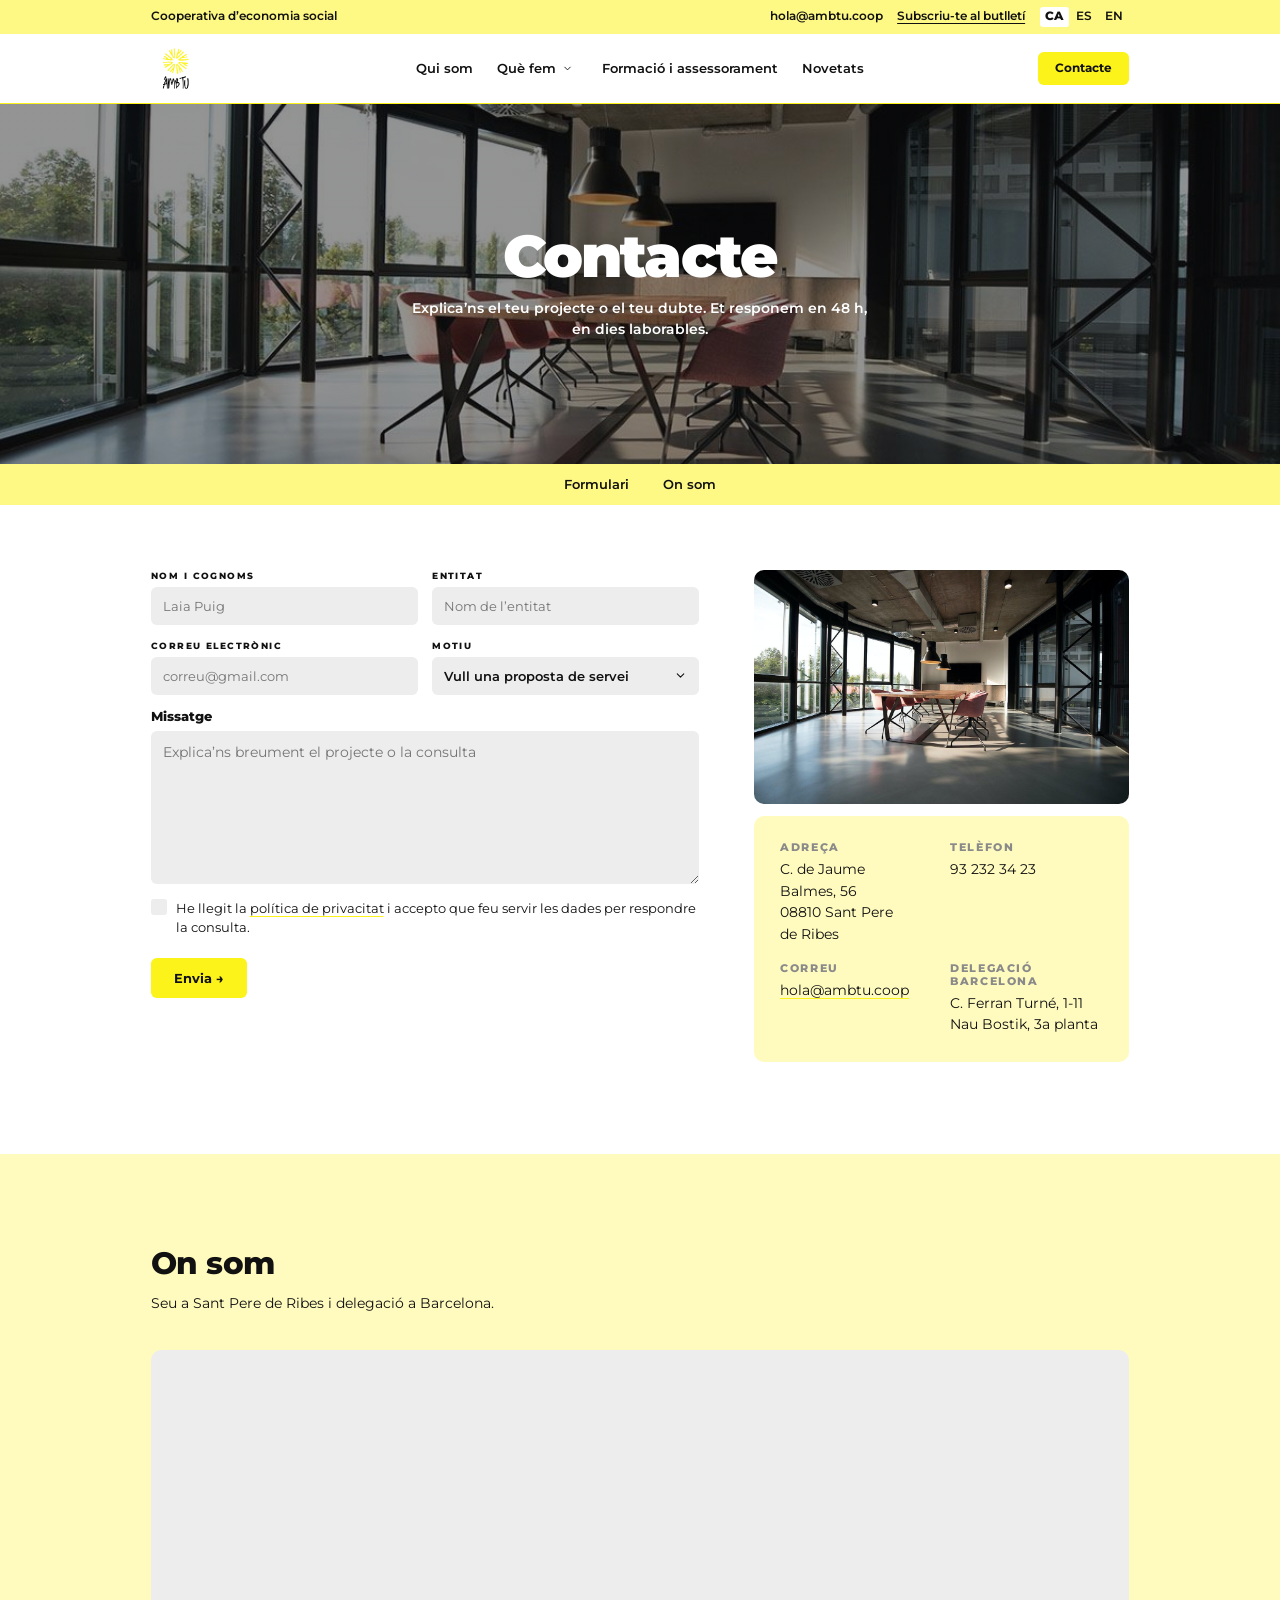
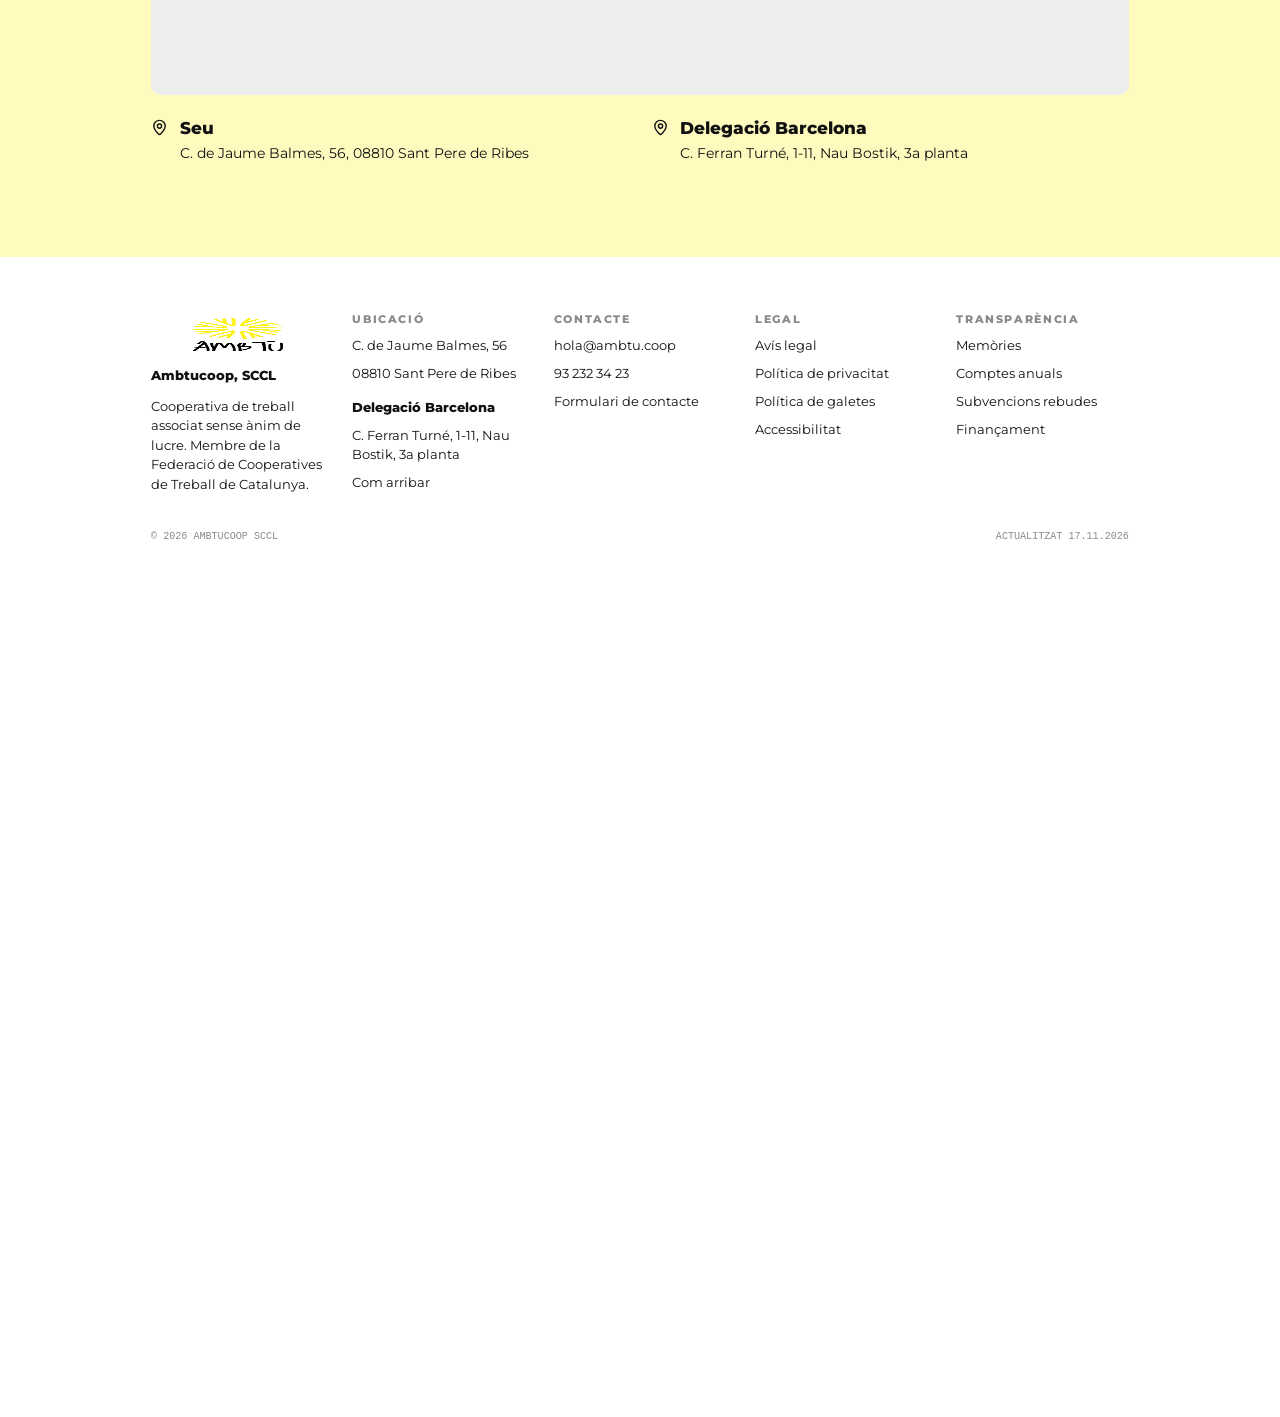
<file: contacte.html>
<!DOCTYPE html>
<html lang="ca">
<head>
<meta charset="utf-8">
<meta name="viewport" content="width=device-width, initial-scale=1">
<title>Contacte · AmbTu</title>
<link rel="stylesheet" href="css/ambtu.css">
</head>
<body>
<div id="dc-root"><div class="sc-host" data-sc-name="Contacte AmbTu"><div style="min-height: 100vh; background: var(--white);">

  <div style="background: var(--yellow-mid);">
    <div style="max-width: 1440px; margin: 0px auto; box-sizing: border-box; padding: 10px clamp(16px, 3.2vw, 48px); display: flex; justify-content: space-between; align-items: center; gap: 12px 24px; flex-wrap: wrap; font: 600 16px/1.2 var(--font-core);">
      <span style="white-space: nowrap;">Cooperativa d’economia social</span>
      <div style="display: flex; gap: 20px; flex-wrap: wrap; align-items: center;">
        <a href="mailto:hola@ambtu.coop" style="text-decoration-color: transparent;">hola@ambtu.coop</a>
        <a href="index.html#butlleti" style="text-decoration-color: rgb(17, 17, 17); white-space: nowrap;">Subscriu-te al butlletí</a>
        <div role="group" aria-label="Idioma" style="display: flex; gap: 2px; align-items: center;">
          <a href="#" aria-current="true" style="text-decoration: none; padding: 4px 8px; border-radius: 4px; background: var(--white); font-weight: 800;">CA</a>
          <a href="#" lang="es" class="h0" style="text-decoration: none; padding: 4px 8px; border-radius: 4px; background: transparent;">ES</a>
          <a href="#" lang="en" class="h0" style="text-decoration: none; padding: 4px 8px; border-radius: 4px; background: transparent;">EN</a>
        </div>
      </div>
    </div>
  </div>
  <header style="position: sticky; top: 0px; z-index: 20; background: var(--white); border-bottom: 0.5px solid var(--yellow-signal);">
    <div style="max-width: 1440px; margin: 0px auto; box-sizing: border-box; padding: 14px clamp(16px, 3.2vw, 48px); display: flex; align-items: center; gap: 24px;">
      <div style="flex: 1 1 0px; display: flex;">
        <a href="index.html" aria-label="AmbTu, inici" style="display: flex; text-decoration: none; background: none;">
          <div class="sc-host-x" style="display: contents;"><img src="assets/logo-original.png" alt="AmbTu" style="height: 68px; width: auto; display: block;"></div>
        </a>
      </div>
      
      <nav aria-label="Principal" style="flex: 0 0 auto; display: flex; align-items: center; gap: clamp(18px, 2.6vw, 36px); white-space: nowrap; font: 600 18px/1.2 var(--font-core);">
        <a href="qui-som.html" style="text-decoration-color: transparent;">Qui som</a>
        <div style="position: relative; display: flex; align-items: center; gap: 2px;">
          <a href="que-fem.html" style="text-decoration-color: transparent;">Què fem</a>
          <button type="button" aria-expanded="false" aria-haspopup="true" aria-label="Obre el submenú de Què fem" class="h0 h1" style="all: unset; cursor: pointer; display: flex; align-items: center; justify-content: center; width: 28px; height: 28px; border-radius: 4px;">
            <div class="sc-host-x" style="display: contents;"><span role="img" aria-label="chevron-down" data-stroke="2" style="display: inline-block; width: 16px; height: 16px; flex: 0 0 auto; background: var(--black); mask-image: url(&quot;assets/icons/chevron-down.svg&quot;); mask-repeat: no-repeat; mask-size: contain; mask-position: center center;"></span></div>
          </button>
          
        </div>
        <a href="formacio.html" style="text-decoration-color: transparent;">Formació i assessorament</a>
        <a href="novetats.html" style="text-decoration-color: transparent;">Novetats</a>
      </nav>
      
      <div style="flex: 1 1 0px; display: flex; justify-content: flex-end; align-items: center; gap: 12px;">
        
          <div style="flex: 0 0 auto; white-space: nowrap;"><div class="sc-host-x" style="display: contents;"><a href="contacte.html" style="display: inline-flex; width: auto; align-items: center; justify-content: center; gap: var(--space-2); font: 700 16px/1.1 var(--font-core); letter-spacing: -0.005em; padding: 14px 24px; border: 0px; border-radius: var(--radius-sm); box-shadow: none; background: var(--yellow-signal); color: var(--text-primary); text-decoration-line: none; text-decoration-style: initial; cursor: pointer; transition: var(--transition-ui);">Contacte</a></div></div>
        
        
      </div>
    </div>
    
  </header>

  <section data-screen-label="01 Capçalera" style="background-color: var(--grey-light); background-image: linear-gradient(rgba(17, 17, 17, 0.45), rgba(17, 17, 17, 0.45)), url(&quot;assets/fotos/u-1497366216548-37526070297c.jpg&quot;); background-position: center center; background-size: cover; background-repeat: no-repeat;">
    <div style="max-width: 1440px; margin: 0px auto; box-sizing: border-box; padding: clamp(96px, 12vw, 168px) clamp(16px, 3.2vw, 48px); min-height: clamp(320px, 40vw, 500px); display: flex; flex-direction: column; align-items: center; justify-content: center; text-align: center; gap: 20px;">
      <h1 style="margin: 0px; color: rgb(255, 255, 255); font: 900 clamp(48px, 6.4vw, 88px)/0.95 var(--font-core); letter-spacing: -0.035em; text-wrap: balance;">Contacte</h1>
      <p style="margin: 0px; max-width: 52ch; color: rgb(255, 255, 255); font: 600 clamp(17px, 1.6vw, 20px)/1.45 var(--font-core); text-wrap: pretty;">Explica’ns el teu projecte o el teu dubte. Et responem en 48 h, en dies laborables.</p>
    </div>
  </section>
  <nav aria-label="En aquesta pàgina" style="background: var(--yellow-mid);">
    <div style="max-width: 1440px; margin: 0px auto; box-sizing: border-box; padding: 0px clamp(16px, 3.2vw, 48px); display: flex; justify-content: center; flex-wrap: wrap; gap: 4px clamp(8px, 2vw, 24px);">
      <a href="#formulari" class="h0" style="text-decoration: none; padding: 18px 12px; font: 600 18px/1.2 var(--font-core); background: transparent;">Formulari</a>
      <a href="#ubicacio" class="h0" style="text-decoration: none; padding: 18px 12px; font: 600 18px/1.2 var(--font-core); background: transparent;">On som</a>
    </div>
  </nav>
  <section id="formulari" data-screen-label="02 Formulari" style="background: var(--white);">
    <div style="max-width: 1440px; margin: 0px auto; box-sizing: border-box; padding: clamp(64px, 7vw, 96px) clamp(16px, 3.2vw, 48px) clamp(88px, 10vw, 144px); display: flex; flex-wrap: wrap; gap: clamp(40px, 6vw, 96px); align-items: flex-start;">
      <div style="flex: 3 1 460px; min-width: 0px;">
        
          <form novalidate="" style="display: flex; flex-direction: column; gap: 20px;">
            <div style="display: flex; gap: 20px; flex-wrap: wrap;">
              <div style="flex: 1 1 220px; min-width: 0px;"><div class="sc-host-x" style="display: contents;"><div style="display: flex; flex-direction: column; gap: var(--space-2);"><label for=":r4:" style="font: var(--weight-heading) var(--size-label)/1.2 var(--font-core); text-transform: uppercase; letter-spacing: var(--track-label);">Nom i cognoms</label><input id=":r4:" type="text" placeholder="Laia Puig" value="" style="width: 100%; padding: 14px 16px; border: 0px; border-radius: var(--radius-sm); outline-offset: 2px; background: var(--grey-light); color: var(--text-primary); font: var(--weight-body) var(--size-body)/1.4 var(--font-core); resize: vertical;"></div></div></div>
              <div style="flex: 1 1 220px; min-width: 0px;"><div class="sc-host-x" style="display: contents;"><div style="display: flex; flex-direction: column; gap: var(--space-2);"><label for=":r5:" style="font: var(--weight-heading) var(--size-label)/1.2 var(--font-core); text-transform: uppercase; letter-spacing: var(--track-label);">Entitat</label><input id=":r5:" type="text" placeholder="Nom de l’entitat" value="" style="width: 100%; padding: 14px 16px; border: 0px; border-radius: var(--radius-sm); outline-offset: 2px; background: var(--grey-light); color: var(--text-primary); font: var(--weight-body) var(--size-body)/1.4 var(--font-core); resize: vertical;"></div></div></div>
            </div>
            <div style="display: flex; gap: 20px; flex-wrap: wrap;">
              <div style="flex: 1 1 220px; min-width: 0px;"><div class="sc-host-x" style="display: contents;"><div style="display: flex; flex-direction: column; gap: var(--space-2);"><label for=":r6:" style="font: var(--weight-heading) var(--size-label)/1.2 var(--font-core); text-transform: uppercase; letter-spacing: var(--track-label);">Correu electrònic</label><input id=":r6:" type="email" placeholder="correu@gmail.com" value="" style="width: 100%; padding: 14px 16px; border: 0px; border-radius: var(--radius-sm); outline-offset: 2px; background: var(--grey-light); color: var(--text-primary); font: var(--weight-body) var(--size-body)/1.4 var(--font-core); resize: vertical;"></div></div></div>
              <div style="flex: 1 1 220px; min-width: 0px;"><div class="sc-host-x" style="display: contents;"><div style="display: flex; flex-direction: column; gap: var(--space-2);"><label for=":r7:" style="font: var(--weight-heading) var(--size-label)/1.2 var(--font-core); text-transform: uppercase; letter-spacing: var(--track-label);">Motiu</label><div style="position: relative;"><select id=":r7:" style="width: 100%; appearance: none; padding: 14px 48px 14px 16px; border: 0px; border-radius: var(--radius-sm); background: var(--grey-light); font: var(--weight-subhead) var(--size-body)/1.4 var(--font-core); color: var(--text-primary);"><option value="Vull una proposta de servei">Vull una proposta de servei</option><option value="Assessoraments i formació">Assessoraments i formació</option><option value="Projectes propis">Projectes propis</option><option value="Premsa">Premsa</option><option value="Altres">Altres</option></select><span aria-hidden="true" style="position: absolute; top: 0px; right: 16px; height: 100%; display: flex; align-items: center; pointer-events: none;"><span role="img" aria-label="chevron-down" data-stroke="2" style="display: inline-block; width: 18px; height: 18px; flex: 0 0 auto; background: var(--black); mask-image: url(&quot;assets/icons/chevron-down.svg&quot;); mask-repeat: no-repeat; mask-size: contain; mask-position: center center;"></span></span></div></div></div></div>
            </div>
            <label style="display: flex; flex-direction: column; gap: 8px;">
              <span style="font: 800 18px/1.2 var(--font-core);">Missatge</span>
              <textarea rows="6" placeholder="Explica’ns breument el projecte o la consulta" class="h1" style="font: 400 20px/1.55 var(--font-core); color: rgb(17, 17, 17); background: rgb(237, 237, 237); border-width: medium; border-style: none; border-color: currentcolor; border-image: none; border-radius: 8px; padding: 14px 16px; resize: vertical; outline: none;"></textarea>
              
            </label>
            <button type="button" aria-pressed="false" class="h1" style="all: unset; cursor: pointer; display: flex; gap: 12px; align-items: flex-start; font: 400 18px/1.5 var(--font-core);">
              <span style="flex: 0 0 auto; width: 22px; height: 22px; border-radius: 4px; background: rgb(237, 237, 237); display: flex; align-items: center; justify-content: center;">
                
              </span>
              <span>He llegit la <a href="#">política de privacitat</a> i accepto que feu servir les dades per respondre la consulta.</span>
            </button>
            
            <div style="margin-top: 8px;"><div style="flex: 0 0 auto; white-space: nowrap;"><div class="sc-host-x" style="display: contents;"><button type="submit" style="display: inline-flex; width: auto; align-items: center; justify-content: center; gap: var(--space-2); font: 700 18px/1.1 var(--font-core); letter-spacing: -0.005em; padding: 18px 32px; border: 0px; border-radius: var(--radius-sm); box-shadow: none; background: var(--yellow-signal); color: var(--text-primary); text-decoration-line: none; text-decoration-style: initial; cursor: pointer; transition: var(--transition-ui);">Envia →</button></div></div></div>
          </form>
        
        
      </div>
      <aside style="flex: 2 1 320px; min-width: 0px; display: flex; flex-direction: column; gap: 16px;">
        <img src="assets/fotos/u-1497366216548-37526070297c.jpg" alt="Espai de treball de la cooperativa" style="width: 100%; aspect-ratio: 16 / 10; object-fit: cover; border-radius: 14px; display: block; background: var(--grey-light);">
        <dl style="margin: 0px; background: var(--yellow-pale); border-radius: 14px; padding: clamp(24px, 3vw, 36px); display: grid; grid-template-columns: repeat(auto-fit, minmax(160px, 1fr)); gap: 24px;">
          <div style="display: flex; flex-direction: column; gap: 6px;"><dt style="font: 800 15px/1.2 var(--font-core); letter-spacing: 0.15em; text-transform: uppercase; color: var(--grey-mid);">Adreça</dt><dd style="margin: 0px; font: 400 20px/1.5 var(--font-core);">C. de Jaume Balmes, 56<br>08810 Sant Pere de Ribes</dd></div>
          <div style="display: flex; flex-direction: column; gap: 6px;"><dt style="font: 800 15px/1.2 var(--font-core); letter-spacing: 0.15em; text-transform: uppercase; color: var(--grey-mid);">Telèfon</dt><dd style="margin: 0px; font: 400 20px/1.5 var(--font-core);">93 232 34 23</dd></div>
          <div style="display: flex; flex-direction: column; gap: 6px;"><dt style="font: 800 15px/1.2 var(--font-core); letter-spacing: 0.15em; text-transform: uppercase; color: var(--grey-mid);">Correu</dt><dd style="margin: 0px; font: 400 20px/1.5 var(--font-core);"><a href="mailto:hola@ambtu.coop">hola@ambtu.coop</a></dd></div>
          <div style="display: flex; flex-direction: column; gap: 6px;"><dt style="font: 800 15px/1.2 var(--font-core); letter-spacing: 0.15em; text-transform: uppercase; color: var(--grey-mid);">Delegació Barcelona</dt><dd style="margin: 0px; font: 400 20px/1.5 var(--font-core);">C. Ferran Turné, 1-11<br>Nau Bostik, 3a planta</dd></div>
        </dl>
      </aside>
    </div>
  </section>

  <section id="ubicacio" data-screen-label="03 Ubicació" style="background: var(--yellow-pale);">
    <div style="max-width: 1440px; margin: 0px auto; box-sizing: border-box; padding: clamp(88px, 10vw, 144px) clamp(16px, 3.2vw, 48px);">
      <div style="display: flex; justify-content: space-between; align-items: flex-end; gap: 32px; flex-wrap: wrap;">
        <div style="display: flex; flex-direction: column; gap: 16px; max-width: 620px;">
          <h2 style="margin: 0px; font: 800 clamp(30px, 3.4vw, 44px)/1.1 var(--font-core); letter-spacing: -0.02em; text-wrap: balance;">On som</h2>
          <p style="margin: 0px; font: 400 20px/1.6 var(--font-core); text-wrap: pretty;">Seu a Sant Pere de Ribes i delegació a Barcelona.</p>
        </div>
        
      </div>
      <div style="margin-top: 48px; border-radius: 14px; overflow: hidden; background: var(--grey-light);">
        <iframe title="Mapa de la seu d’AmbTu a Sant Pere de Ribes" src="https://www.openstreetmap.org/export/embed.html?bbox=1.7560%2C41.2560%2C1.7760%2C41.2680&amp;layer=mapnik&amp;marker=41.2620%2C1.7660" loading="lazy" style="display: block; width: 100%; height: clamp(320px, 40vw, 480px); border: 0px;"></iframe>
      </div>
      <ul style="list-style: none; margin: 32px 0px 0px; padding: 0px; display: grid; grid-template-columns: repeat(auto-fit, minmax(min(100%, 260px), 1fr)); gap: 32px;">
        <li style="display: flex; gap: 16px; align-items: flex-start;"><div class="sc-host-x" style="display: contents;"><span role="img" aria-label="map-pin" data-stroke="2" style="display: inline-block; width: 24px; height: 24px; flex: 0 0 auto; background: var(--black); mask-image: url(&quot;assets/icons/map-pin.svg&quot;); mask-repeat: no-repeat; mask-size: contain; mask-position: center center;"></span></div><span style="display: flex; flex-direction: column; gap: 4px;"><strong style="font: 800 23px/1.3 var(--font-core);">Seu</strong><span style="font: 400 20px/1.5 var(--font-core);">C. de Jaume Balmes, 56, 08810 Sant Pere de Ribes</span></span></li>
        <li style="display: flex; gap: 16px; align-items: flex-start;"><div class="sc-host-x" style="display: contents;"><span role="img" aria-label="map-pin" data-stroke="2" style="display: inline-block; width: 24px; height: 24px; flex: 0 0 auto; background: var(--black); mask-image: url(&quot;assets/icons/map-pin.svg&quot;); mask-repeat: no-repeat; mask-size: contain; mask-position: center center;"></span></div><span style="display: flex; flex-direction: column; gap: 4px;"><strong style="font: 800 23px/1.3 var(--font-core);">Delegació Barcelona</strong><span style="font: 400 20px/1.5 var(--font-core);">C. Ferran Turné, 1-11, Nau Bostik, 3a planta</span></span></li>
      </ul>
    </div>
  </section>
  <footer style="background: var(--white);">
    <div style="max-width: 1440px; margin: 0px auto; box-sizing: border-box; padding: 80px clamp(16px, 3.2vw, 48px) 48px; display: grid; grid-template-columns: repeat(auto-fit, minmax(min(100%, 190px), 1fr)); gap: 40px;">
        <div style="display: flex; flex-direction: column; gap: 16px; font: 400 18px/1.5 var(--font-core);">
          <div class="sc-host-x" style="display: contents;"><img src="assets/logo-original.png" alt="AmbTu" style="height: 56px; width: auto; display: block;"></div>
          <span style="font-weight: 800;">Ambtucoop, SCCL</span>
          <span>Cooperativa de treball associat sense ànim de lucre. Membre de la Federació de Cooperatives de Treball de Catalunya.</span>
        </div>
        <div style="display: flex; flex-direction: column; gap: 12px; font: 400 18px/1.5 var(--font-core);">
          <span style="font: 800 15px/1.2 var(--font-core); letter-spacing: 0.15em; text-transform: uppercase; color: var(--grey-mid);">Ubicació</span>
          <span>C. de Jaume Balmes, 56</span>
          <span>08810 Sant Pere de Ribes</span>
          <span style="margin-top: 8px; font-weight: 800;">Delegació Barcelona</span>
          <span>C. Ferran Turné, 1-11, Nau Bostik, 3a planta</span>
          <a href="contacte.html#ubicacio" style="text-decoration-color: transparent; align-self: flex-start;">Com arribar</a>
        </div>
        <div style="display: flex; flex-direction: column; gap: 12px; font: 400 18px/1.5 var(--font-core);">
          <span style="font: 800 15px/1.2 var(--font-core); letter-spacing: 0.15em; text-transform: uppercase; color: var(--grey-mid);">Contacte</span>
          <a href="mailto:hola@ambtu.coop" style="text-decoration-color: transparent; align-self: flex-start;">hola@ambtu.coop</a>
          <span>93 232 34 23</span>
          <a href="contacte.html" style="text-decoration-color: transparent; align-self: flex-start;">Formulari de contacte</a>
        </div>
        <div style="display: flex; flex-direction: column; gap: 12px; font: 400 18px/1.5 var(--font-core);">
          <span style="font: 800 15px/1.2 var(--font-core); letter-spacing: 0.15em; text-transform: uppercase; color: var(--grey-mid);">Legal</span>
          <a href="#" style="text-decoration-color: transparent; align-self: flex-start;">Avís legal</a>
          <a href="#" style="text-decoration-color: transparent; align-self: flex-start;">Política de privacitat</a>
          <a href="#" style="text-decoration-color: transparent; align-self: flex-start;">Política de galetes</a>
          <a href="#" style="text-decoration-color: transparent; align-self: flex-start;">Accessibilitat</a>
        </div>
        <div style="display: flex; flex-direction: column; gap: 12px; font: 400 18px/1.5 var(--font-core);">
          <span style="font: 800 15px/1.2 var(--font-core); letter-spacing: 0.15em; text-transform: uppercase; color: var(--grey-mid);">Transparència</span>
          <a href="qui-som.html#memories" style="text-decoration-color: transparent; align-self: flex-start;">Memòries</a>
          <a href="#" style="text-decoration-color: transparent; align-self: flex-start;">Comptes anuals</a>
          <a href="#" style="text-decoration-color: transparent; align-self: flex-start;">Subvencions rebudes</a>
          <a href="qui-som.html#financament" style="text-decoration-color: transparent; align-self: flex-start;">Finançament</a>
        </div>
    </div>
    <div style="max-width: 1440px; margin: 0px auto; box-sizing: border-box; padding: 0px clamp(16px, 3.2vw, 48px) 40px; display: flex; justify-content: space-between; gap: 24px; flex-wrap: wrap;">
      <span style="font: 400 14px/1.5 var(--font-mono, monospace); color: var(--grey-mid);">© 2026 AMBTUCOOP SCCL</span>
      <span style="font: 400 14px/1.5 var(--font-mono, monospace); color: var(--grey-mid);">ACTUALITZAT 17.11.2026</span>
    </div>
  </footer></div></div></div>



<template id="tpl-dropdown"><div style="position: absolute; top: 100%; left: -20px; padding-top: 14px; z-index: 30;">
              <div style="background: var(--yellow-pale); border-radius: 14px; padding: 10px; width: 260px; display: flex; flex-direction: column; gap: 2px;">
                <a href="que-fem.html#serveis" class="h2" style="text-decoration: none; padding: 12px 14px; border-radius: 8px; font: 600 18px/1.3 var(--font-core); background: transparent;">Com t’acompanyem</a>
                <a href="que-fem.html#com" class="h2" style="text-decoration: none; padding: 12px 14px; border-radius: 8px; font: 600 18px/1.3 var(--font-core); background: transparent;">Com treballem</a>
                <a href="projectes-propis.html" class="h2" style="text-decoration: none; padding: 12px 14px; border-radius: 8px; font: 800 18px/1.3 var(--font-core); background: transparent;">Projectes propis</a>
              </div>
            </div></template>
<template id="tpl-burger"><button type="button" aria-expanded="false" aria-label="Menú" class="h0 h1" style="all: unset; cursor: pointer; display: flex; align-items: center; gap: 10px; padding: 12px 16px; border-radius: 8px; background: var(--grey-light); font: 600 18px/1.2 var(--font-core);"><span>Menú</span>
            <div class="sc-host-x" style="display: contents;"><span role="img" aria-label="menu" data-stroke="2" style="display: inline-block; width: 20px; height: 20px; flex: 0 0 auto; background: var(--black); mask-image: url(&quot;assets/icons/menu.svg&quot;); mask-repeat: no-repeat; mask-size: contain; mask-position: center center;"></span></div>
          </button></template>
<template id="tpl-mobile"><div style="background: var(--yellow-pale); max-height: calc(-90px + 100vh); overflow-y: auto;">
        <div style="max-width: 1440px; margin: 0px auto; box-sizing: border-box; padding: 16px clamp(16px, 3.2vw, 48px) 28px; display: flex; flex-direction: column; gap: 2px;">
          <a href="qui-som.html" class="h2" style="text-decoration: none; padding: 14px 12px; border-radius: 8px; font: 700 20px/1.3 var(--font-core); background: transparent;">Qui som</a>
          <a href="que-fem.html" class="h2" style="text-decoration: none; padding: 14px 12px; border-radius: 8px; font: 700 20px/1.3 var(--font-core); background: transparent;">Què fem</a>
          <a href="projectes-propis.html" class="h2" style="text-decoration: none; padding: 14px 12px; border-radius: 8px; font: 700 20px/1.3 var(--font-core); background: transparent;">Projectes propis</a>
          <a href="formacio.html" class="h2" style="text-decoration: none; padding: 14px 12px; border-radius: 8px; font: 700 20px/1.3 var(--font-core); background: transparent;">Formació i assessorament</a>
          <a href="novetats.html" class="h2" style="text-decoration: none; padding: 14px 12px; border-radius: 8px; font: 700 20px/1.3 var(--font-core); background: transparent;">Novetats</a>
          <div style="margin-top: 16px;"><div class="sc-host-x" style="display: contents;"><a href="contacte.html" style="display: inline-flex; width: auto; align-items: center; justify-content: center; gap: var(--space-2); font: 700 18px/1.1 var(--font-core); letter-spacing: -0.005em; padding: 18px 32px; border: 0px; border-radius: var(--radius-sm); box-shadow: none; background: var(--yellow-signal); color: var(--text-primary); text-decoration-line: none; text-decoration-style: initial; cursor: pointer; transition: var(--transition-ui);">Contacte</a></div></div>
        </div>
      </div></template>
<script src="js/main.js"></script>
</body></html>
</file>
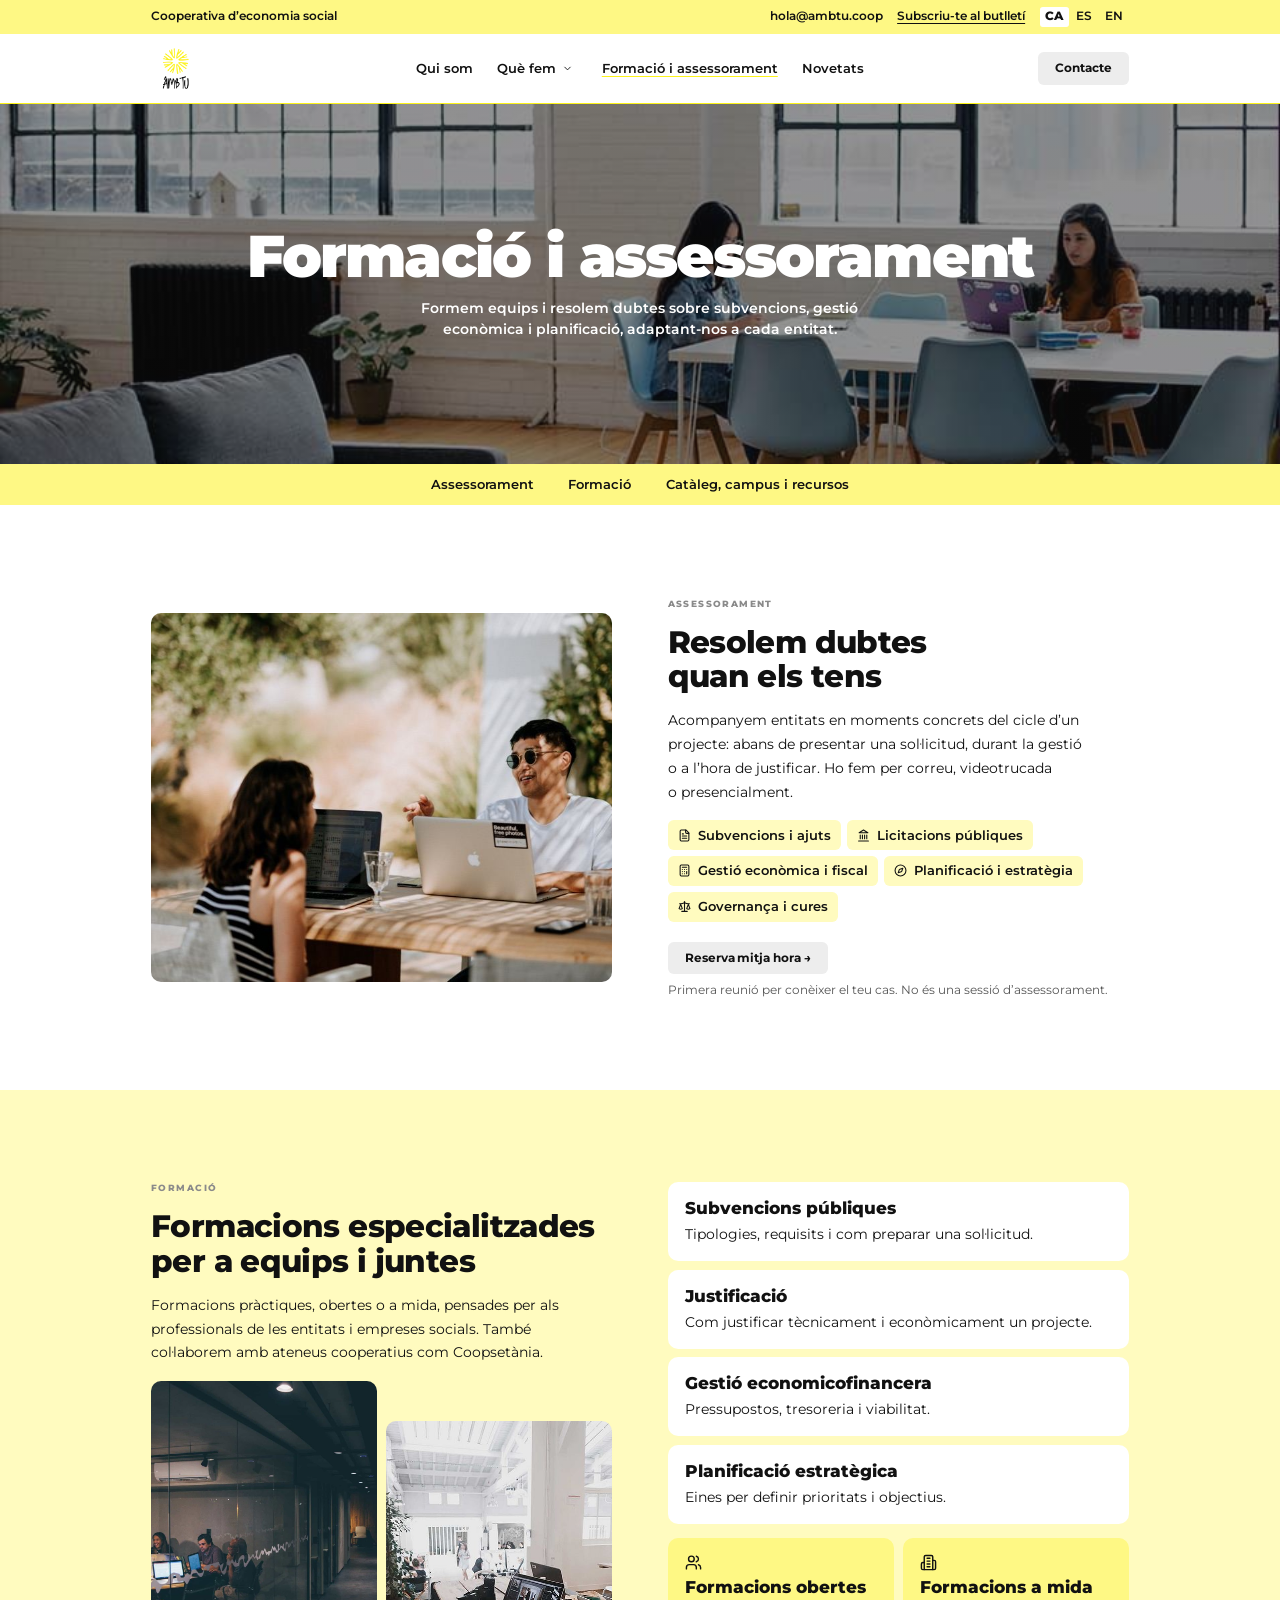
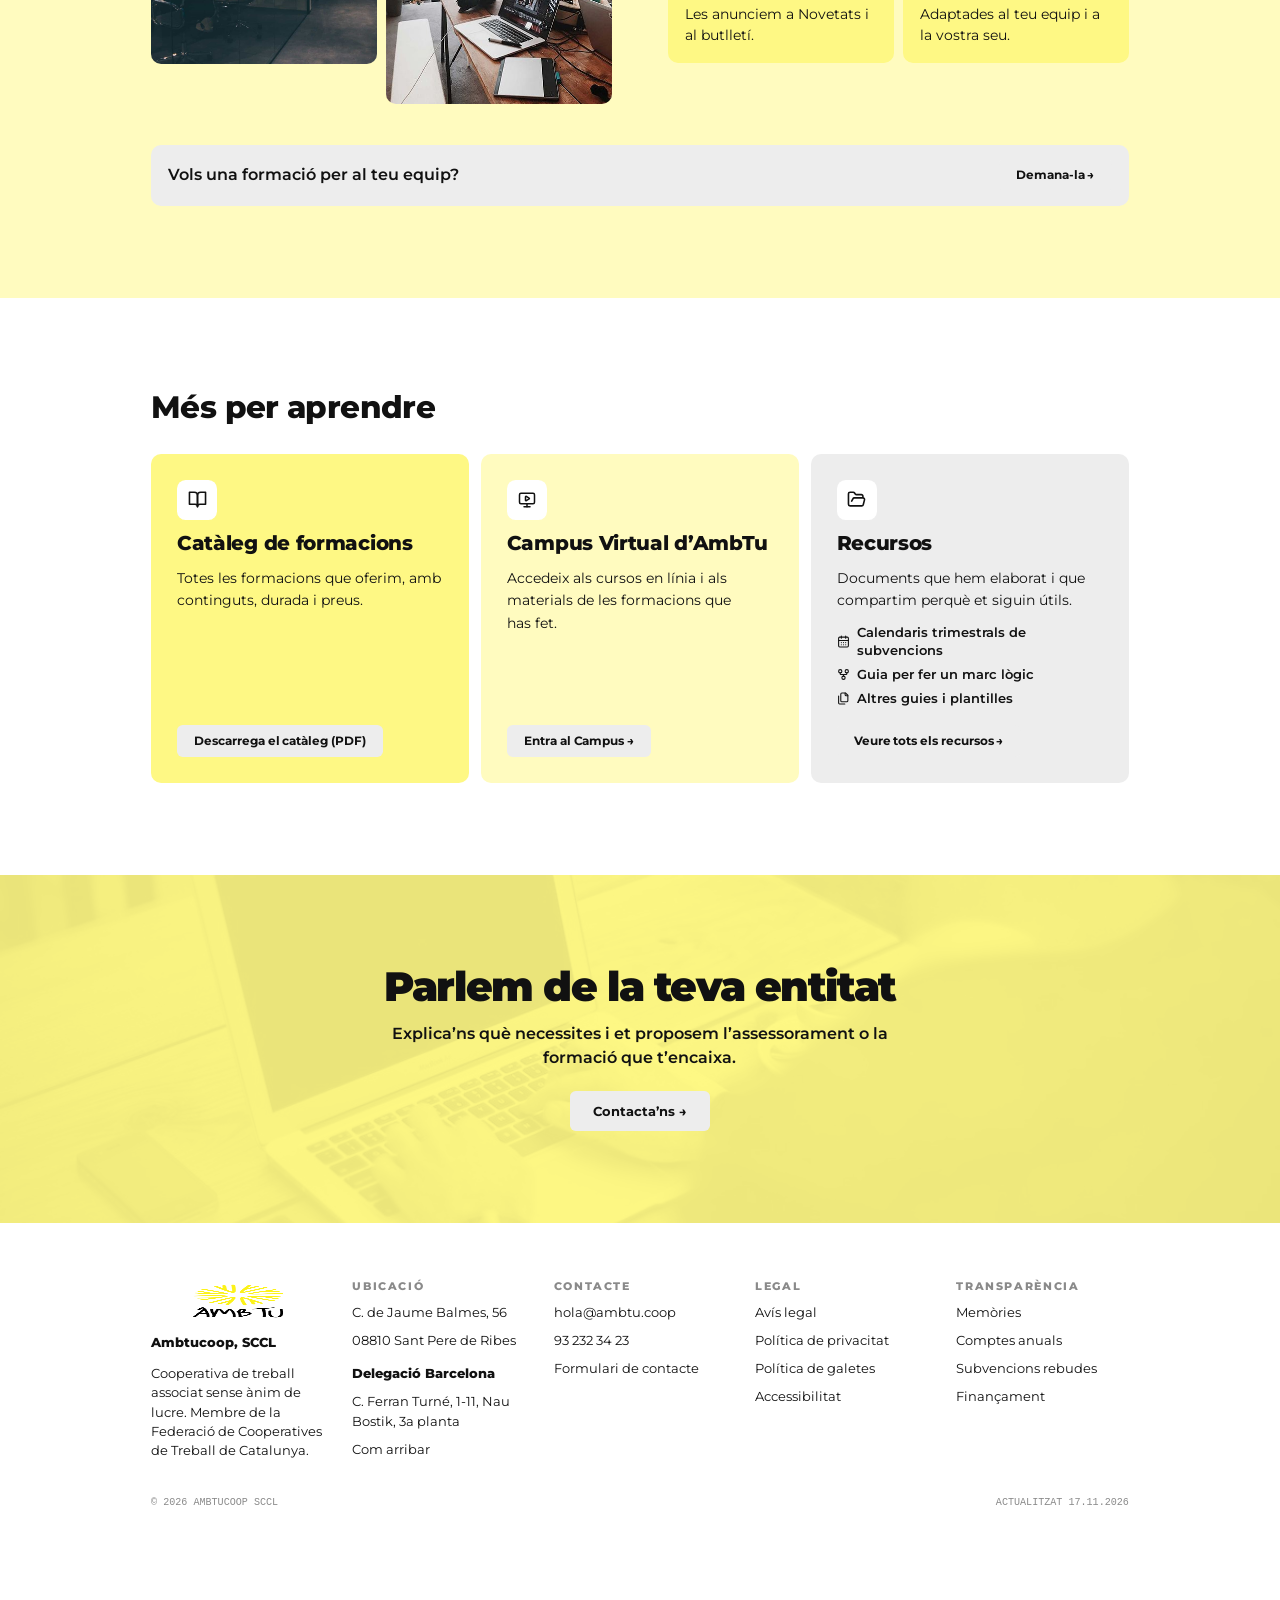
<file: formacio.html>
<!DOCTYPE html>
<html lang="ca">
<head>
<meta charset="utf-8">
<meta name="viewport" content="width=device-width, initial-scale=1">
<title>Formació i assessorament · AmbTu</title>
<link rel="stylesheet" href="css/ambtu.css">
</head>
<body>
<div id="dc-root"><div class="sc-host" data-sc-name="Assessoraments i formacio AmbTu"><div style="min-height: 100vh; background: var(--white);">

  <div style="background: var(--yellow-mid);">
    <div style="max-width: 1440px; margin: 0px auto; box-sizing: border-box; padding: 10px clamp(16px, 3.2vw, 48px); display: flex; justify-content: space-between; align-items: center; gap: 12px 24px; flex-wrap: wrap; font: 600 16px/1.2 var(--font-core);">
      <span style="white-space: nowrap;">Cooperativa d’economia social</span>
      <div style="display: flex; gap: 20px; flex-wrap: wrap; align-items: center;">
        <a href="mailto:hola@ambtu.coop" style="text-decoration-color: transparent;">hola@ambtu.coop</a>
        <a href="index.html#butlleti" style="text-decoration-color: rgb(17, 17, 17); white-space: nowrap;">Subscriu-te al butlletí</a>
        <div role="group" aria-label="Idioma" style="display: flex; gap: 2px; align-items: center;">
          <a href="#" aria-current="true" style="text-decoration: none; padding: 4px 8px; border-radius: 4px; background: var(--white); font-weight: 800;">CA</a>
          <a href="#" lang="es" class="h0" style="text-decoration: none; padding: 4px 8px; border-radius: 4px; background: transparent;">ES</a>
          <a href="#" lang="en" class="h0" style="text-decoration: none; padding: 4px 8px; border-radius: 4px; background: transparent;">EN</a>
        </div>
      </div>
    </div>
  </div>
  <header style="position: sticky; top: 0px; z-index: 20; background: var(--white); border-bottom: 0.5px solid var(--yellow-signal);">
    <div style="max-width: 1440px; margin: 0px auto; box-sizing: border-box; padding: 14px clamp(16px, 3.2vw, 48px); display: flex; align-items: center; gap: 24px;">
      <div style="flex: 1 1 0px; display: flex;">
        <a href="index.html" aria-label="AmbTu, inici" style="display: flex; text-decoration: none; background: none;">
          <div class="sc-host-x" style="display: contents;"><img src="assets/logo-original.png" alt="AmbTu" style="height: 68px; width: auto; display: block;"></div>
        </a>
      </div>
      
      <nav aria-label="Principal" style="flex: 0 0 auto; display: flex; align-items: center; gap: clamp(18px, 2.6vw, 36px); white-space: nowrap; font: 600 18px/1.2 var(--font-core);">
        <a href="qui-som.html" style="text-decoration-color: transparent;">Qui som</a>
        <div style="position: relative; display: flex; align-items: center; gap: 2px;">
          <a href="que-fem.html" style="text-decoration-color: transparent;">Què fem</a>
          <button type="button" aria-expanded="false" aria-haspopup="true" aria-label="Obre el submenú de Què fem" class="h0 h1" style="all: unset; cursor: pointer; display: flex; align-items: center; justify-content: center; width: 28px; height: 28px; border-radius: 4px;">
            <div class="sc-host-x" style="display: contents;"><span role="img" aria-label="chevron-down" data-stroke="2" style="display: inline-block; width: 16px; height: 16px; flex: 0 0 auto; background: var(--black); mask-image: url(&quot;assets/icons/chevron-down.svg&quot;); mask-repeat: no-repeat; mask-size: contain; mask-position: center center;"></span></div>
          </button>
          
        </div>
        <a href="formacio.html" aria-current="page" style="text-decoration-color: rgb(252, 243, 26);">Formació i assessorament</a>
        <a href="novetats.html" style="text-decoration-color: transparent;">Novetats</a>
      </nav>
      
      <div style="flex: 1 1 0px; display: flex; justify-content: flex-end; align-items: center; gap: 12px;">
        
          <div style="flex: 0 0 auto; white-space: nowrap;"><div class="sc-host-x" style="display: contents;"><a href="contacte.html" style="display: inline-flex; width: auto; align-items: center; justify-content: center; gap: var(--space-2); font: 700 16px/1.1 var(--font-core); letter-spacing: -0.005em; padding: 14px 24px; border: 0px; border-radius: var(--radius-sm); box-shadow: none; background: var(--grey-light); color: var(--text-primary); text-decoration-line: none; text-decoration-style: initial; cursor: pointer; transition: var(--transition-ui);">Contacte</a></div></div>
        
        
      </div>
    </div>
    
  </header>

  <section data-screen-label="01 Capçalera" style="background-color: var(--grey-light); background-image: linear-gradient(rgba(17, 17, 17, 0.45), rgba(17, 17, 17, 0.45)), url(&quot;assets/fotos/form-capcalera.jpg&quot;); background-position: center center; background-size: cover; background-repeat: no-repeat;">
    <div style="max-width: 1440px; margin: 0px auto; box-sizing: border-box; padding: clamp(96px, 12vw, 168px) clamp(16px, 3.2vw, 48px); min-height: clamp(320px, 40vw, 500px); display: flex; flex-direction: column; align-items: center; justify-content: center; text-align: center; gap: 20px;">
      <h1 style="margin: 0px; color: rgb(255, 255, 255); font: 900 clamp(48px, 6.4vw, 88px)/0.95 var(--font-core); letter-spacing: -0.035em; text-wrap: balance;">Formació i assessorament</h1>
      <p style="margin: 0px; max-width: 52ch; color: rgb(255, 255, 255); font: 600 clamp(17px, 1.6vw, 20px)/1.45 var(--font-core); text-wrap: pretty;">Formem equips i resolem dubtes sobre subvencions, gestió econòmica i planificació, adaptant-nos a cada entitat.</p>
    </div>
  </section>
  <nav aria-label="En aquesta pàgina" style="background: var(--yellow-mid);">
    <div style="max-width: 1440px; margin: 0px auto; box-sizing: border-box; padding: 0px clamp(16px, 3.2vw, 48px); display: flex; justify-content: center; flex-wrap: wrap; gap: 4px clamp(8px, 2vw, 24px);">
      <a href="#assessorament" class="h0" style="text-decoration: none; padding: 18px 12px; font: 600 18px/1.2 var(--font-core); background: transparent;">Assessorament</a>
      <a href="#formacio" class="h0" style="text-decoration: none; padding: 18px 12px; font: 600 18px/1.2 var(--font-core); background: transparent;">Formació</a>
      <a href="#recursos" class="h0" style="text-decoration: none; padding: 18px 12px; font: 600 18px/1.2 var(--font-core); background: transparent;">Catàleg, campus i recursos</a>
    </div>
  </nav>

  <section id="assessorament" data-screen-label="02 Assessorament" style="background: var(--white);">
    <div style="max-width: 1440px; margin: 0px auto; box-sizing: border-box; padding: clamp(88px, 10vw, 136px) clamp(16px, 3.2vw, 48px);">
      <div style="display: grid; grid-template-columns: repeat(auto-fit, minmax(min(100%, 400px), 1fr)); gap: 40px clamp(40px, 6vw, 96px); align-items: center;">
        <img src="assets/fotos/form-assessorament.jpg" alt="Dues persones en una reunió d’assessorament" style="width: 100%; aspect-ratio: 5 / 4; object-fit: cover; border-radius: 14px; display: block; background: var(--grey-light);">
        <div style="display: flex; flex-direction: column; gap: 22px;">
          <div style="display: flex; white-space: nowrap;"><div class="sc-host-x" style="display: contents;"><span style="display: inline-block; font: var(--weight-heading) var(--size-label)/1.2 var(--font-core); text-transform: uppercase; letter-spacing: var(--track-label); padding: 0px; border-radius: 0px; color: var(--text-secondary); background: transparent;">Assessorament</span></div></div>
          <h2 style="margin: 0px; font: 800 clamp(30px, 3.4vw, 44px)/1.1 var(--font-core); letter-spacing: -0.02em; text-wrap: balance;">Resolem dubtes quan els tens</h2>
          <p style="margin: 0px; font: 400 20px/1.65 var(--font-core); text-wrap: pretty;">Acompanyem entitats en moments concrets del cicle d’un projecte: abans de presentar una sol·licitud, durant la gestió o a l’hora de justificar. Ho fem per correu, videotrucada o presencialment.</p>
          <ul style="list-style: none; margin: 0px; padding: 0px; display: flex; flex-wrap: wrap; gap: 8px;">
            <li style="display: flex; align-items: center; gap: 10px; padding: 10px 14px; border-radius: 8px; background: var(--yellow-pale); font: 600 18px/1.2 var(--font-core);"><div class="sc-host-x" style="display: contents;"><span role="img" aria-label="file-text" data-stroke="2" style="display: inline-block; width: 18px; height: 18px; flex: 0 0 auto; background: var(--black); mask-image: url(&quot;assets/icons/file-text.svg&quot;); mask-repeat: no-repeat; mask-size: contain; mask-position: center center;"></span></div>Subvencions i ajuts</li>
            <li style="display: flex; align-items: center; gap: 10px; padding: 10px 14px; border-radius: 8px; background: var(--yellow-pale); font: 600 18px/1.2 var(--font-core);"><div class="sc-host-x" style="display: contents;"><span role="img" aria-label="landmark" data-stroke="2" style="display: inline-block; width: 18px; height: 18px; flex: 0 0 auto; background: var(--black); mask-image: url(&quot;assets/icons/landmark.svg&quot;); mask-repeat: no-repeat; mask-size: contain; mask-position: center center;"></span></div>Licitacions públiques</li>
            <li style="display: flex; align-items: center; gap: 10px; padding: 10px 14px; border-radius: 8px; background: var(--yellow-pale); font: 600 18px/1.2 var(--font-core);"><div class="sc-host-x" style="display: contents;"><span role="img" aria-label="calculator" data-stroke="2" style="display: inline-block; width: 18px; height: 18px; flex: 0 0 auto; background: var(--black); mask-image: url(&quot;assets/icons/calculator.svg&quot;); mask-repeat: no-repeat; mask-size: contain; mask-position: center center;"></span></div>Gestió econòmica i fiscal</li>
            <li style="display: flex; align-items: center; gap: 10px; padding: 10px 14px; border-radius: 8px; background: var(--yellow-pale); font: 600 18px/1.2 var(--font-core);"><div class="sc-host-x" style="display: contents;"><span role="img" aria-label="compass" data-stroke="2" style="display: inline-block; width: 18px; height: 18px; flex: 0 0 auto; background: var(--black); mask-image: url(&quot;assets/icons/compass.svg&quot;); mask-repeat: no-repeat; mask-size: contain; mask-position: center center;"></span></div>Planificació i estratègia</li>
            <li style="display: flex; align-items: center; gap: 10px; padding: 10px 14px; border-radius: 8px; background: var(--yellow-pale); font: 600 18px/1.2 var(--font-core);"><div class="sc-host-x" style="display: contents;"><span role="img" aria-label="scale" data-stroke="2" style="display: inline-block; width: 18px; height: 18px; flex: 0 0 auto; background: var(--black); mask-image: url(&quot;assets/icons/scale.svg&quot;); mask-repeat: no-repeat; mask-size: contain; mask-position: center center;"></span></div>Governança i cures</li>
          </ul>
          <div style="margin-top: 6px; display: flex; flex-direction: column; gap: 10px; align-items: flex-start;">
            <div style="flex: 0 0 auto; white-space: nowrap;"><div class="sc-host-x" style="display: contents;"><a href="#reserva-calendar" style="display: inline-flex; width: auto; align-items: center; justify-content: center; gap: var(--space-2); font: 700 16px/1.1 var(--font-core); letter-spacing: -0.005em; padding: 14px 24px; border: 0px; border-radius: var(--radius-sm); box-shadow: none; background: var(--grey-light); color: var(--text-primary); text-decoration-line: none; text-decoration-style: initial; cursor: pointer; transition: var(--transition-ui);">Reserva mitja hora →</a></div></div>
            <span style="font: 400 16px/1.4 var(--font-core); color: rgb(85, 85, 85);">Primera reunió per conèixer el teu cas. No és una sessió d’assessorament.</span>
          </div>
        </div>
      </div>
      </div>
    </section></div>
  
  <section id="formacio" data-screen-label="03 Formació" style="background: var(--yellow-pale);">
    <div style="max-width: 1440px; margin: 0px auto; box-sizing: border-box; padding: clamp(88px, 10vw, 136px) clamp(16px, 3.2vw, 48px);">
      <div style="display: grid; grid-template-columns: repeat(auto-fit, minmax(min(100%, 400px), 1fr)); gap: 40px clamp(40px, 6vw, 96px); align-items: start;">
        <div style="display: flex; flex-direction: column; gap: 22px;">
          <div style="display: flex; white-space: nowrap;"><div class="sc-host-x" style="display: contents;"><span style="display: inline-block; font: var(--weight-heading) var(--size-label)/1.2 var(--font-core); text-transform: uppercase; letter-spacing: var(--track-label); padding: 0px; border-radius: 0px; color: var(--text-secondary); background: transparent;">Formació</span></div></div>
          <h2 style="margin: 0px; font: 800 clamp(30px, 3.4vw, 44px)/1.1 var(--font-core); letter-spacing: -0.02em; text-wrap: balance;">Formacions especialitzades per a equips i juntes</h2>
          <p style="margin: 0px; font: 400 20px/1.65 var(--font-core); text-wrap: pretty;">Formacions pràctiques, obertes o a mida, pensades per als professionals de les entitats i empreses socials. També col·laborem amb ateneus cooperatius com Coopsetània.</p>
          <div style="display: grid; grid-template-columns: minmax(0px, 1fr) minmax(0px, 1fr); gap: 12px;">
            <img src="assets/fotos/form-1.jpg" alt="Grup en una sessió de formació" style="width: 100%; aspect-ratio: 4 / 5; object-fit: cover; border-radius: 14px; display: block; background: var(--grey-light);">
            <div style="margin-top: 56px;"><img src="assets/fotos/form-2.jpg" alt="Espai de treball durant un taller" style="width: 100%; aspect-ratio: 4 / 5; object-fit: cover; border-radius: 14px; display: block; background: var(--grey-light);"></div>
          </div>
        </div>
        <div style="display: flex; flex-direction: column; gap: 12px;">
          <div style="background: var(--white); border-radius: 14px; padding: 22px 24px; display: flex; flex-direction: column; gap: 6px;"><strong style="font: 800 23px/1.25 var(--font-core);">Subvencions públiques</strong><span style="font: 400 20px/1.55 var(--font-core);">Tipologies, requisits i com preparar una sol·licitud.</span></div>
          <div style="background: var(--white); border-radius: 14px; padding: 22px 24px; display: flex; flex-direction: column; gap: 6px;"><strong style="font: 800 23px/1.25 var(--font-core);">Justificació</strong><span style="font: 400 20px/1.55 var(--font-core);">Com justificar tècnicament i econòmicament un projecte.</span></div>
          <div style="background: var(--white); border-radius: 14px; padding: 22px 24px; display: flex; flex-direction: column; gap: 6px;"><strong style="font: 800 23px/1.25 var(--font-core);">Gestió economicofinancera</strong><span style="font: 400 20px/1.55 var(--font-core);">Pressupostos, tresoreria i viabilitat.</span></div>
          <div style="background: var(--white); border-radius: 14px; padding: 22px 24px; display: flex; flex-direction: column; gap: 6px;"><strong style="font: 800 23px/1.25 var(--font-core);">Planificació estratègica</strong><span style="font: 400 20px/1.55 var(--font-core);">Eines per definir prioritats i objectius.</span></div>
          <div style="display: grid; grid-template-columns: repeat(auto-fit, minmax(200px, 1fr)); gap: 12px; margin-top: 8px;">
            <div style="background: var(--yellow-mid); border-radius: 14px; padding: 22px 24px; display: flex; flex-direction: column; gap: 8px;"><div class="sc-host-x" style="display: contents;"><span role="img" aria-label="users" data-stroke="2" style="display: inline-block; width: 24px; height: 24px; flex: 0 0 auto; background: var(--black); mask-image: url(&quot;assets/icons/users.svg&quot;); mask-repeat: no-repeat; mask-size: contain; mask-position: center center;"></span></div><strong style="font: 800 23px/1.25 var(--font-core);">Formacions obertes</strong><span style="font: 400 20px/1.5 var(--font-core);">Les anunciem a Novetats i al butlletí.</span></div>
            <div style="background: var(--yellow-mid); border-radius: 14px; padding: 22px 24px; display: flex; flex-direction: column; gap: 8px;"><div class="sc-host-x" style="display: contents;"><span role="img" aria-label="building-2" data-stroke="2" style="display: inline-block; width: 24px; height: 24px; flex: 0 0 auto; background: var(--black); mask-image: url(&quot;assets/icons/building-2.svg&quot;); mask-repeat: no-repeat; mask-size: contain; mask-position: center center;"></span></div><strong style="font: 800 23px/1.25 var(--font-core);">Formacions a mida</strong><span style="font: 400 20px/1.5 var(--font-core);">Adaptades al teu equip i a la vostra seu.</span></div>
          </div>
        </div>
      </div>
      <div style="margin-top: clamp(40px, 5vw, 56px); display: flex; justify-content: space-between; align-items: center; gap: 16px 24px; flex-wrap: wrap; padding: 20px 24px; border-radius: 14px; background: var(--grey-light);">
        <span style="font: 600 22px/1.4 var(--font-core);">Vols una formació per al teu equip?</span>
        <div style="flex: 0 0 auto; white-space: nowrap;"><div class="sc-host-x" style="display: contents;"><a href="contacte.html" style="display: inline-flex; width: auto; align-items: center; justify-content: center; gap: var(--space-2); font: 700 16px/1.1 var(--font-core); letter-spacing: -0.005em; padding: 14px 24px; border: 0px; border-radius: var(--radius-sm); box-shadow: none; background: var(--grey-light); color: var(--text-primary); text-decoration-line: none; text-decoration-style: initial; cursor: pointer; transition: var(--transition-ui);">Demana-la →</a></div></div>
      </div>
    </div>
  </section>
  <section id="recursos" data-screen-label="04 Catàleg, campus i recursos" style="background: var(--white);">
    <div style="max-width: 1440px; margin: 0px auto; box-sizing: border-box; padding: clamp(88px, 10vw, 136px) clamp(16px, 3.2vw, 48px);">
      <h2 style="margin: 0px; font: 800 clamp(30px, 3.4vw, 44px)/1.1 var(--font-core); letter-spacing: -0.02em; text-wrap: balance;">Més per aprendre</h2>
      <ul style="list-style: none; margin: 40px 0px 0px; padding: 0px; display: grid; grid-template-columns: repeat(auto-fit, minmax(min(100%, 300px), 1fr)); gap: 16px;">
        <li style="display: flex; flex-direction: column; gap: 16px; padding: clamp(24px, 3vw, 36px); border-radius: 14px; background: var(--yellow-mid);">
          <span style="width: 56px; height: 56px; border-radius: 12px; background: var(--white); display: flex; align-items: center; justify-content: center;"><div class="sc-host-x" style="display: contents;"><span role="img" aria-label="book-open" data-stroke="2" style="display: inline-block; width: 26px; height: 26px; flex: 0 0 auto; background: var(--black); mask-image: url(&quot;assets/icons/book-open.svg&quot;); mask-repeat: no-repeat; mask-size: contain; mask-position: center center;"></span></div></span>
          <h3 style="margin: 0px; font: 800 clamp(22px, 2.2vw, 28px)/1.2 var(--font-core); letter-spacing: -0.015em;">Catàleg de formacions</h3>
          <p style="margin: 0px; font: 400 20px/1.55 var(--font-core); text-wrap: pretty;">Totes les formacions que oferim, amb continguts, durada i preus.</p>
          <div style="margin-top: auto; padding-top: 8px; display: flex;"><div style="flex: 0 0 auto; white-space: nowrap;"><div class="sc-host-x" style="display: contents;"><a href="#" style="display: inline-flex; width: auto; align-items: center; justify-content: center; gap: var(--space-2); font: 700 16px/1.1 var(--font-core); letter-spacing: -0.005em; padding: 14px 24px; border: 0px; border-radius: var(--radius-sm); box-shadow: none; background: var(--grey-light); color: var(--text-primary); text-decoration-line: none; text-decoration-style: initial; cursor: pointer; transition: var(--transition-ui);">Descarrega el catàleg (PDF)</a></div></div></div>
        </li>
        <li style="display: flex; flex-direction: column; gap: 16px; padding: clamp(24px, 3vw, 36px); border-radius: 14px; background: var(--yellow-pale);">
          <span style="width: 56px; height: 56px; border-radius: 12px; background: var(--white); display: flex; align-items: center; justify-content: center;"><div class="sc-host-x" style="display: contents;"><span role="img" aria-label="monitor-play" data-stroke="2" style="display: inline-block; width: 26px; height: 26px; flex: 0 0 auto; background: var(--black); mask-image: url(&quot;assets/icons/monitor-play.svg&quot;); mask-repeat: no-repeat; mask-size: contain; mask-position: center center;"></span></div></span>
          <h3 style="margin: 0px; font: 800 clamp(22px, 2.2vw, 28px)/1.2 var(--font-core); letter-spacing: -0.015em;">Campus Virtual d’AmbTu</h3>
          <p style="margin: 0px; font: 400 20px/1.55 var(--font-core); text-wrap: pretty;">Accedeix als cursos en línia i als materials de les formacions que has fet.</p>
          <div style="margin-top: auto; padding-top: 8px; display: flex;"><div style="flex: 0 0 auto; white-space: nowrap;"><div class="sc-host-x" style="display: contents;"><a href="#" style="display: inline-flex; width: auto; align-items: center; justify-content: center; gap: var(--space-2); font: 700 16px/1.1 var(--font-core); letter-spacing: -0.005em; padding: 14px 24px; border: 0px; border-radius: var(--radius-sm); box-shadow: none; background: var(--grey-light); color: var(--text-primary); text-decoration-line: none; text-decoration-style: initial; cursor: pointer; transition: var(--transition-ui);">Entra al Campus →</a></div></div></div>
        </li>
        <li style="display: flex; flex-direction: column; gap: 16px; padding: clamp(24px, 3vw, 36px); border-radius: 14px; background: var(--grey-light);">
          <span style="width: 56px; height: 56px; border-radius: 12px; background: var(--white); display: flex; align-items: center; justify-content: center;"><div class="sc-host-x" style="display: contents;"><span role="img" aria-label="folder-open" data-stroke="2" style="display: inline-block; width: 26px; height: 26px; flex: 0 0 auto; background: var(--black); mask-image: url(&quot;assets/icons/folder-open.svg&quot;); mask-repeat: no-repeat; mask-size: contain; mask-position: center center;"></span></div></span>
          <h3 style="margin: 0px; font: 800 clamp(22px, 2.2vw, 28px)/1.2 var(--font-core); letter-spacing: -0.015em;">Recursos</h3>
          <p style="margin: 0px; font: 400 20px/1.55 var(--font-core); text-wrap: pretty;">Documents que hem elaborat i que compartim perquè et siguin útils.</p>
          <ul style="list-style: none; margin: 0px; padding: 0px; display: flex; flex-direction: column; gap: 8px;">
            <li style="display: flex; gap: 10px; align-items: center; font: 600 18px/1.4 var(--font-core);"><div class="sc-host-x" style="display: contents;"><span role="img" aria-label="calendar-days" data-stroke="2" style="display: inline-block; width: 18px; height: 18px; flex: 0 0 auto; background: var(--black); mask-image: url(&quot;assets/icons/calendar-days.svg&quot;); mask-repeat: no-repeat; mask-size: contain; mask-position: center center;"></span></div>Calendaris trimestrals de subvencions</li>
            <li style="display: flex; gap: 10px; align-items: center; font: 600 18px/1.4 var(--font-core);"><div class="sc-host-x" style="display: contents;"><span role="img" aria-label="git-fork" data-stroke="2" style="display: inline-block; width: 18px; height: 18px; flex: 0 0 auto; background: var(--black); mask-image: url(&quot;assets/icons/git-fork.svg&quot;); mask-repeat: no-repeat; mask-size: contain; mask-position: center center;"></span></div>Guia per fer un marc lògic</li>
            <li style="display: flex; gap: 10px; align-items: center; font: 600 18px/1.4 var(--font-core);"><div class="sc-host-x" style="display: contents;"><span role="img" aria-label="files" data-stroke="2" style="display: inline-block; width: 18px; height: 18px; flex: 0 0 auto; background: var(--black); mask-image: url(&quot;assets/icons/files.svg&quot;); mask-repeat: no-repeat; mask-size: contain; mask-position: center center;"></span></div>Altres guies i plantilles</li>
          </ul>
          <div style="margin-top: auto; padding-top: 8px; display: flex;"><div style="flex: 0 0 auto; white-space: nowrap;"><div class="sc-host-x" style="display: contents;"><a href="#" style="display: inline-flex; width: auto; align-items: center; justify-content: center; gap: var(--space-2); font: 700 16px/1.1 var(--font-core); letter-spacing: -0.005em; padding: 14px 24px; border: 0px; border-radius: var(--radius-sm); box-shadow: none; background: var(--grey-light); color: var(--text-primary); text-decoration-line: none; text-decoration-style: initial; cursor: pointer; transition: var(--transition-ui);">Veure tots els recursos →</a></div></div></div>
        </li>
      </ul>
    </div>
  </section>
  <section data-screen-label="Crida final" style="position: relative; overflow: hidden; background: var(--yellow-mid);">
    <img src="assets/fotos/form-final.jpg" alt="" aria-hidden="true" style="position: absolute; inset: 0px; width: 100%; height: 100%; object-fit: cover; opacity: 0.08; mix-blend-mode: multiply; filter: grayscale(1); pointer-events: none;">
    <div style="position: relative; max-width: 1440px; margin: 0px auto; box-sizing: border-box; padding: clamp(88px, 10vw, 144px) clamp(16px, 3.2vw, 48px); display: flex; flex-direction: column; align-items: center; text-align: center; gap: 22px;">
      <h2 style="margin: 0px; font: 900 clamp(36px, 4.4vw, 60px)/0.95 var(--font-core); letter-spacing: -0.035em; text-wrap: balance;">Parlem de la teva entitat</h2>
      <p style="margin: 0px; font: 600 22px/1.5 var(--font-core); max-width: 46ch; text-wrap: pretty;">Explica’ns què necessites i et proposem l’assessorament o la formació que t’encaixa.</p>
      <div style="margin-top: 8px; display: flex;"><div style="flex: 0 0 auto; white-space: nowrap;"><div class="sc-host-x" style="display: contents;"><a href="contacte.html" style="display: inline-flex; width: auto; align-items: center; justify-content: center; gap: var(--space-2); font: 700 18px/1.1 var(--font-core); letter-spacing: -0.005em; padding: 18px 32px; border: 0px; border-radius: var(--radius-sm); box-shadow: none; background: var(--grey-light); color: var(--text-primary); text-decoration-line: none; text-decoration-style: initial; cursor: pointer; transition: var(--transition-ui);">Contacta’ns →</a></div></div></div>
    </div>
  </section>
  <footer style="background: var(--white);">
    <div style="max-width: 1440px; margin: 0px auto; box-sizing: border-box; padding: 80px clamp(16px, 3.2vw, 48px) 48px; display: grid; grid-template-columns: repeat(auto-fit, minmax(min(100%, 190px), 1fr)); gap: 40px;">
        <div style="display: flex; flex-direction: column; gap: 16px; font: 400 18px/1.5 var(--font-core);">
          <div class="sc-host-x" style="display: contents;"><img src="assets/logo-original.png" alt="AmbTu" style="height: 56px; width: auto; display: block;"></div>
          <span style="font-weight: 800;">Ambtucoop, SCCL</span>
          <span>Cooperativa de treball associat sense ànim de lucre. Membre de la Federació de Cooperatives de Treball de Catalunya.</span>
        </div>
        <div style="display: flex; flex-direction: column; gap: 12px; font: 400 18px/1.5 var(--font-core);">
          <span style="font: 800 15px/1.2 var(--font-core); letter-spacing: 0.15em; text-transform: uppercase; color: var(--grey-mid);">Ubicació</span>
          <span>C. de Jaume Balmes, 56</span>
          <span>08810 Sant Pere de Ribes</span>
          <span style="margin-top: 8px; font-weight: 800;">Delegació Barcelona</span>
          <span>C. Ferran Turné, 1-11, Nau Bostik, 3a planta</span>
          <a href="contacte.html#ubicacio" style="text-decoration-color: transparent; align-self: flex-start;">Com arribar</a>
        </div>
        <div style="display: flex; flex-direction: column; gap: 12px; font: 400 18px/1.5 var(--font-core);">
          <span style="font: 800 15px/1.2 var(--font-core); letter-spacing: 0.15em; text-transform: uppercase; color: var(--grey-mid);">Contacte</span>
          <a href="mailto:hola@ambtu.coop" style="text-decoration-color: transparent; align-self: flex-start;">hola@ambtu.coop</a>
          <span>93 232 34 23</span>
          <a href="contacte.html" style="text-decoration-color: transparent; align-self: flex-start;">Formulari de contacte</a>
        </div>
        <div style="display: flex; flex-direction: column; gap: 12px; font: 400 18px/1.5 var(--font-core);">
          <span style="font: 800 15px/1.2 var(--font-core); letter-spacing: 0.15em; text-transform: uppercase; color: var(--grey-mid);">Legal</span>
          <a href="#" style="text-decoration-color: transparent; align-self: flex-start;">Avís legal</a>
          <a href="#" style="text-decoration-color: transparent; align-self: flex-start;">Política de privacitat</a>
          <a href="#" style="text-decoration-color: transparent; align-self: flex-start;">Política de galetes</a>
          <a href="#" style="text-decoration-color: transparent; align-self: flex-start;">Accessibilitat</a>
        </div>
        <div style="display: flex; flex-direction: column; gap: 12px; font: 400 18px/1.5 var(--font-core);">
          <span style="font: 800 15px/1.2 var(--font-core); letter-spacing: 0.15em; text-transform: uppercase; color: var(--grey-mid);">Transparència</span>
          <a href="qui-som.html#memories" style="text-decoration-color: transparent; align-self: flex-start;">Memòries</a>
          <a href="#" style="text-decoration-color: transparent; align-self: flex-start;">Comptes anuals</a>
          <a href="#" style="text-decoration-color: transparent; align-self: flex-start;">Subvencions rebudes</a>
          <a href="qui-som.html#financament" style="text-decoration-color: transparent; align-self: flex-start;">Finançament</a>
        </div>
    </div>
    <div style="max-width: 1440px; margin: 0px auto; box-sizing: border-box; padding: 0px clamp(16px, 3.2vw, 48px) 40px; display: flex; justify-content: space-between; gap: 24px; flex-wrap: wrap;">
      <span style="font: 400 14px/1.5 var(--font-mono, monospace); color: var(--grey-mid);">© 2026 AMBTUCOOP SCCL</span>
      <span style="font: 400 14px/1.5 var(--font-mono, monospace); color: var(--grey-mid);">ACTUALITZAT 17.11.2026</span>
    </div>
  </footer></div></div>



<template id="tpl-dropdown"><div style="position: absolute; top: 100%; left: -20px; padding-top: 14px; z-index: 30;">
              <div style="background: var(--yellow-pale); border-radius: 14px; padding: 10px; width: 260px; display: flex; flex-direction: column; gap: 2px;">
                <a href="que-fem.html#serveis" class="h2" style="text-decoration: none; padding: 12px 14px; border-radius: 8px; font: 600 18px/1.3 var(--font-core); background: transparent;">Com t’acompanyem</a>
                <a href="que-fem.html#com" class="h2" style="text-decoration: none; padding: 12px 14px; border-radius: 8px; font: 600 18px/1.3 var(--font-core); background: transparent;">Com treballem</a>
                <a href="projectes-propis.html" class="h2" style="text-decoration: none; padding: 12px 14px; border-radius: 8px; font: 800 18px/1.3 var(--font-core); background: transparent;">Projectes propis</a>
              </div>
            </div></template>
<template id="tpl-burger"><button type="button" aria-expanded="false" aria-label="Menú" class="h0 h1" style="all: unset; cursor: pointer; display: flex; align-items: center; gap: 10px; padding: 12px 16px; border-radius: 8px; background: var(--grey-light); font: 600 18px/1.2 var(--font-core);"><span>Menú</span>
            <div class="sc-host-x" style="display: contents;"><span role="img" aria-label="menu" data-stroke="2" style="display: inline-block; width: 20px; height: 20px; flex: 0 0 auto; background: var(--black); mask-image: url(&quot;assets/icons/menu.svg&quot;); mask-repeat: no-repeat; mask-size: contain; mask-position: center center;"></span></div>
          </button></template>
<template id="tpl-mobile"><div style="background: var(--yellow-pale); max-height: calc(-90px + 100vh); overflow-y: auto;">
        <div style="max-width: 1440px; margin: 0px auto; box-sizing: border-box; padding: 16px clamp(16px, 3.2vw, 48px) 28px; display: flex; flex-direction: column; gap: 2px;">
          <a href="qui-som.html" class="h2" style="text-decoration: none; padding: 14px 12px; border-radius: 8px; font: 700 20px/1.3 var(--font-core); background: transparent;">Qui som</a>
          <a href="que-fem.html" class="h2" style="text-decoration: none; padding: 14px 12px; border-radius: 8px; font: 700 20px/1.3 var(--font-core); background: transparent;">Què fem</a>
          <a href="projectes-propis.html" class="h2" style="text-decoration: none; padding: 14px 12px; border-radius: 8px; font: 700 20px/1.3 var(--font-core); background: transparent;">Projectes propis</a>
          <a href="formacio.html" class="h2" style="text-decoration: none; padding: 14px 12px; border-radius: 8px; font: 700 20px/1.3 var(--font-core); background: transparent;">Formació i assessorament</a>
          <a href="novetats.html" class="h2" style="text-decoration: none; padding: 14px 12px; border-radius: 8px; font: 700 20px/1.3 var(--font-core); background: transparent;">Novetats</a>
          <div style="margin-top: 16px;"><div class="sc-host-x" style="display: contents;"><a href="contacte.html" style="display: inline-flex; width: auto; align-items: center; justify-content: center; gap: var(--space-2); font: 700 18px/1.1 var(--font-core); letter-spacing: -0.005em; padding: 18px 32px; border: 0px; border-radius: var(--radius-sm); box-shadow: none; background: var(--yellow-signal); color: var(--text-primary); text-decoration-line: none; text-decoration-style: initial; cursor: pointer; transition: var(--transition-ui);">Contacte</a></div></div>
        </div>
      </div></template>
<script src="js/main.js"></script>
</body></html>
</file>
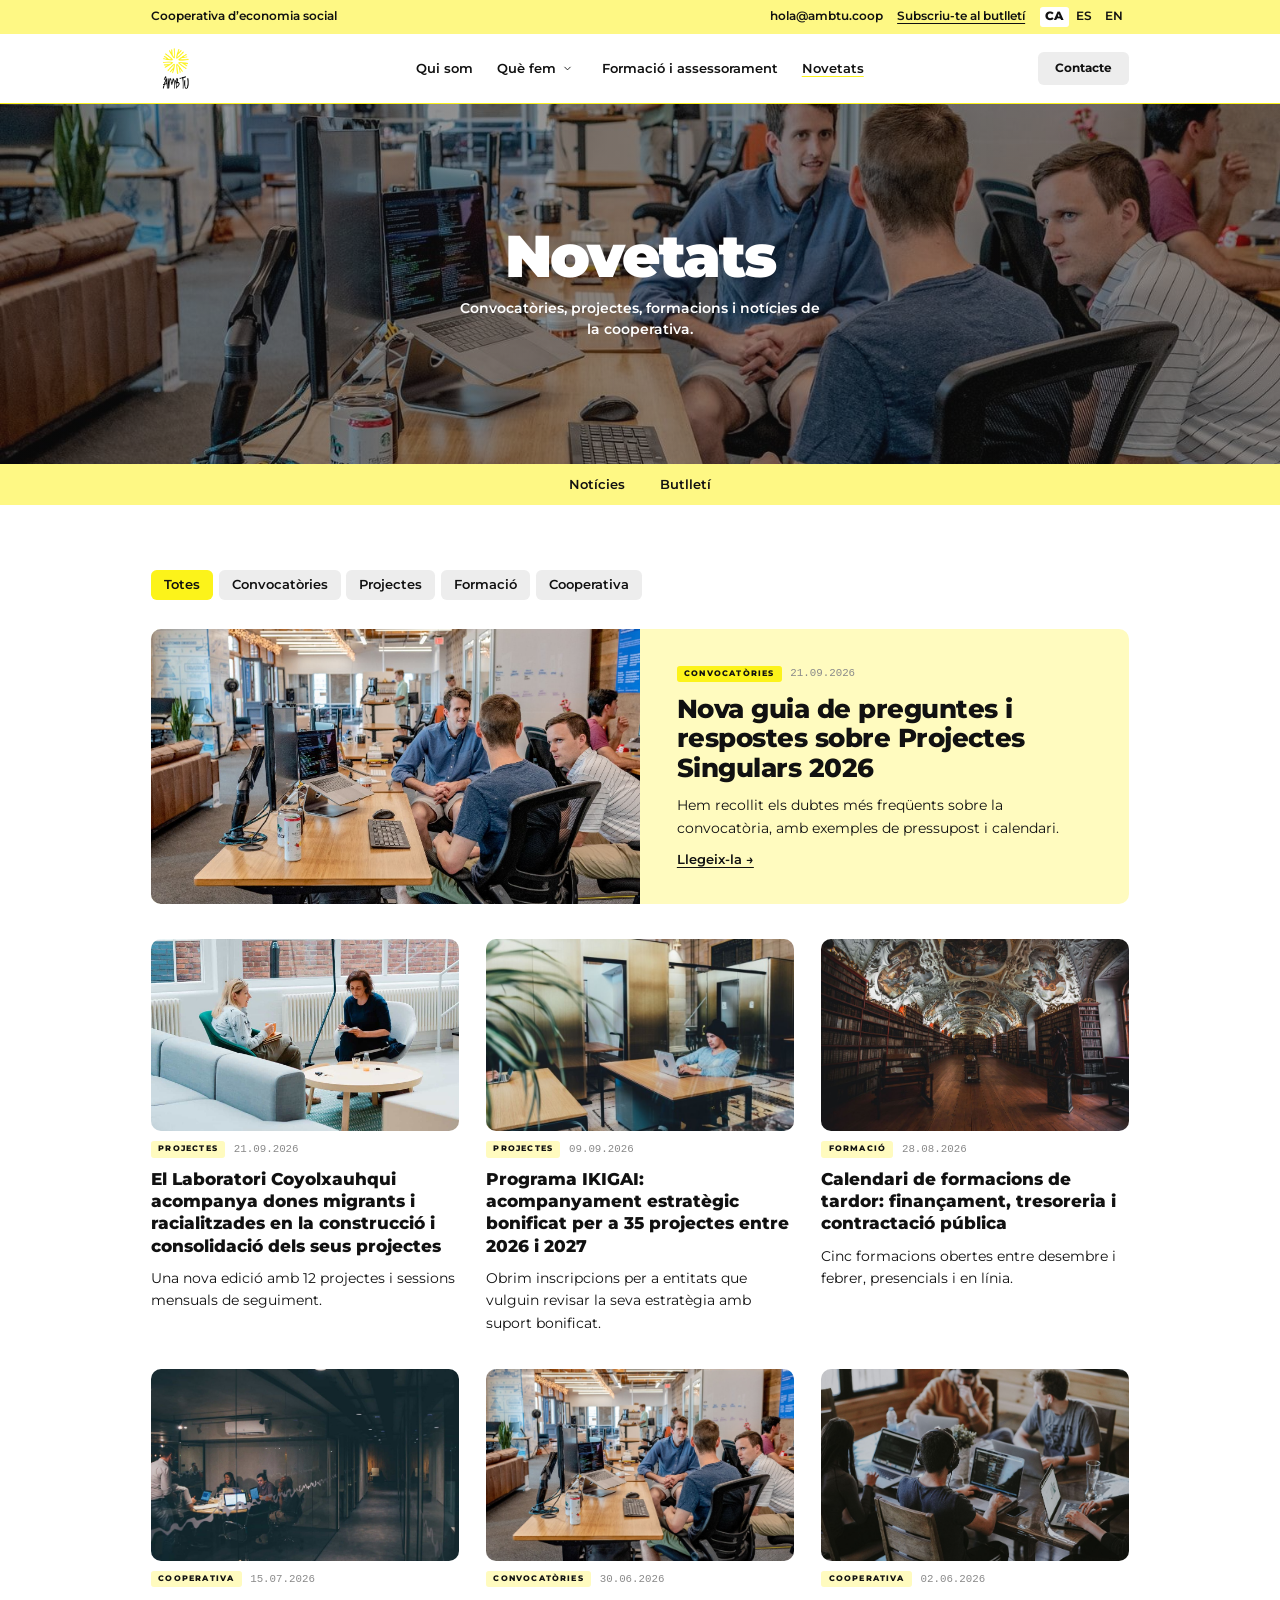
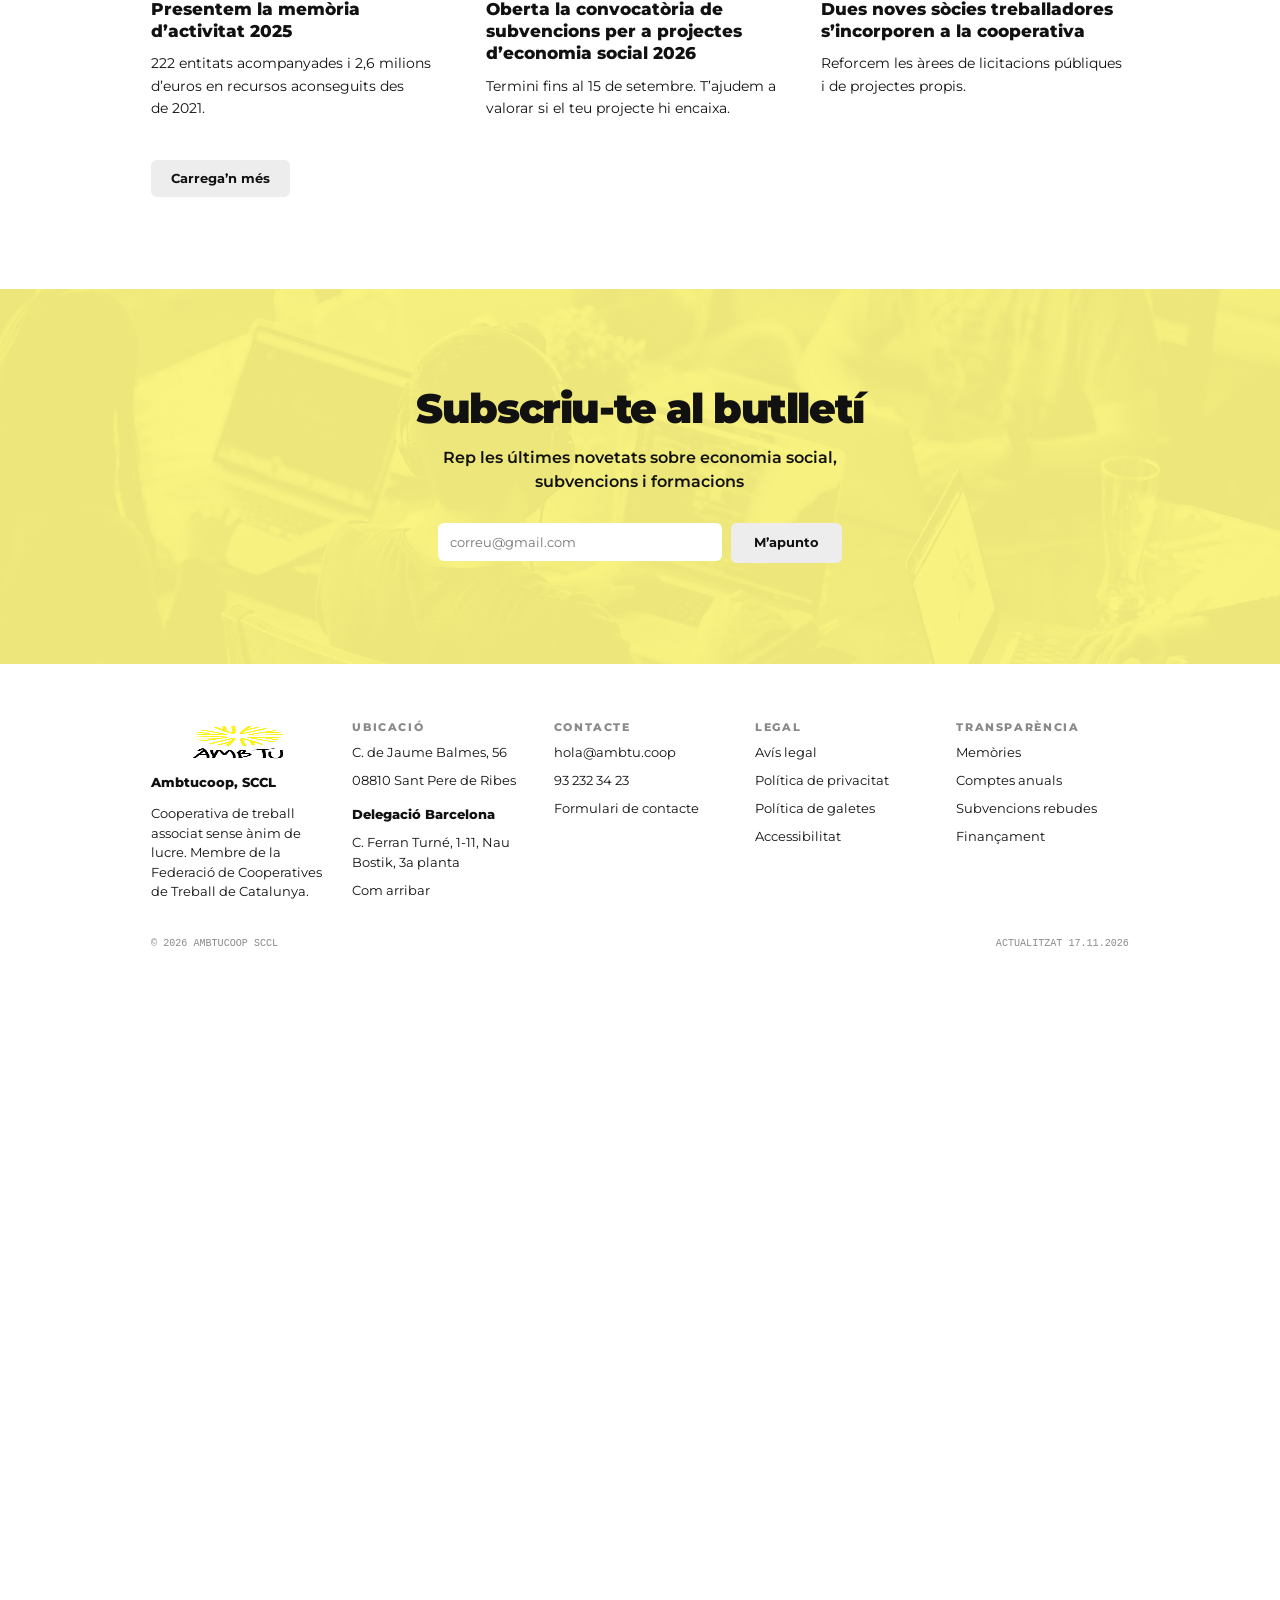
<file: novetats.html>
<!DOCTYPE html>
<html lang="ca">
<head>
<meta charset="utf-8">
<meta name="viewport" content="width=device-width, initial-scale=1">
<title>Novetats · AmbTu</title>
<link rel="stylesheet" href="css/ambtu.css">
</head>
<body>
<div id="dc-root"><div class="sc-host" data-sc-name="Novetats AmbTu"><div style="min-height: 100vh; background: var(--white);">

  <div style="background: var(--yellow-mid);">
    <div style="max-width: 1440px; margin: 0px auto; box-sizing: border-box; padding: 10px clamp(16px, 3.2vw, 48px); display: flex; justify-content: space-between; align-items: center; gap: 12px 24px; flex-wrap: wrap; font: 600 16px/1.2 var(--font-core);">
      <span style="white-space: nowrap;">Cooperativa d’economia social</span>
      <div style="display: flex; gap: 20px; flex-wrap: wrap; align-items: center;">
        <a href="mailto:hola@ambtu.coop" style="text-decoration-color: transparent;">hola@ambtu.coop</a>
        <a href="index.html#butlleti" style="text-decoration-color: rgb(17, 17, 17); white-space: nowrap;">Subscriu-te al butlletí</a>
        <div role="group" aria-label="Idioma" style="display: flex; gap: 2px; align-items: center;">
          <a href="#" aria-current="true" style="text-decoration: none; padding: 4px 8px; border-radius: 4px; background: var(--white); font-weight: 800;">CA</a>
          <a href="#" lang="es" class="h0" style="text-decoration: none; padding: 4px 8px; border-radius: 4px; background: transparent;">ES</a>
          <a href="#" lang="en" class="h0" style="text-decoration: none; padding: 4px 8px; border-radius: 4px; background: transparent;">EN</a>
        </div>
      </div>
    </div>
  </div>
  <header style="position: sticky; top: 0px; z-index: 20; background: var(--white); border-bottom: 0.5px solid var(--yellow-signal);">
    <div style="max-width: 1440px; margin: 0px auto; box-sizing: border-box; padding: 14px clamp(16px, 3.2vw, 48px); display: flex; align-items: center; gap: 24px;">
      <div style="flex: 1 1 0px; display: flex;">
        <a href="index.html" aria-label="AmbTu, inici" style="display: flex; text-decoration: none; background: none;">
          <div class="sc-host-x" style="display: contents;"><img src="assets/logo-original.png" alt="AmbTu" style="height: 68px; width: auto; display: block;"></div>
        </a>
      </div>
      
      <nav aria-label="Principal" style="flex: 0 0 auto; display: flex; align-items: center; gap: clamp(18px, 2.6vw, 36px); white-space: nowrap; font: 600 18px/1.2 var(--font-core);">
        <a href="qui-som.html" style="text-decoration-color: transparent;">Qui som</a>
        <div style="position: relative; display: flex; align-items: center; gap: 2px;">
          <a href="que-fem.html" style="text-decoration-color: transparent;">Què fem</a>
          <button type="button" aria-expanded="false" aria-haspopup="true" aria-label="Obre el submenú de Què fem" class="h0 h1" style="all: unset; cursor: pointer; display: flex; align-items: center; justify-content: center; width: 28px; height: 28px; border-radius: 4px;">
            <div class="sc-host-x" style="display: contents;"><span role="img" aria-label="chevron-down" data-stroke="2" style="display: inline-block; width: 16px; height: 16px; flex: 0 0 auto; background: var(--black); mask-image: url(&quot;assets/icons/chevron-down.svg&quot;); mask-repeat: no-repeat; mask-size: contain; mask-position: center center;"></span></div>
          </button>
          
        </div>
        <a href="formacio.html" style="text-decoration-color: transparent;">Formació i assessorament</a>
        <a href="novetats.html" aria-current="page" style="text-decoration-color: rgb(252, 243, 26);">Novetats</a>
      </nav>
      
      <div style="flex: 1 1 0px; display: flex; justify-content: flex-end; align-items: center; gap: 12px;">
        
          <div style="flex: 0 0 auto; white-space: nowrap;"><div class="sc-host-x" style="display: contents;"><a href="contacte.html" style="display: inline-flex; width: auto; align-items: center; justify-content: center; gap: var(--space-2); font: 700 16px/1.1 var(--font-core); letter-spacing: -0.005em; padding: 14px 24px; border: 0px; border-radius: var(--radius-sm); box-shadow: none; background: var(--grey-light); color: var(--text-primary); text-decoration-line: none; text-decoration-style: initial; cursor: pointer; transition: var(--transition-ui);">Contacte</a></div></div>
        
        
      </div>
    </div>
    
  </header>

  <section data-screen-label="01 Capçalera" style="background-color: var(--grey-light); background-image: linear-gradient(rgba(17, 17, 17, 0.45), rgba(17, 17, 17, 0.45)), url(&quot;assets/fotos/u-1517048676732-d65bc937f952.jpg&quot;); background-position: center center; background-size: cover; background-repeat: no-repeat;">
    <div style="max-width: 1440px; margin: 0px auto; box-sizing: border-box; padding: clamp(96px, 12vw, 168px) clamp(16px, 3.2vw, 48px); min-height: clamp(320px, 40vw, 500px); display: flex; flex-direction: column; align-items: center; justify-content: center; text-align: center; gap: 20px;">
      <h1 style="margin: 0px; color: rgb(255, 255, 255); font: 900 clamp(48px, 6.4vw, 88px)/0.95 var(--font-core); letter-spacing: -0.035em; text-wrap: balance;">Novetats</h1>
      <p style="margin: 0px; max-width: 52ch; color: rgb(255, 255, 255); font: 600 clamp(17px, 1.6vw, 20px)/1.45 var(--font-core); text-wrap: pretty;">Convocatòries, projectes, formacions i notícies de la cooperativa.</p>
    </div>
  </section>
  <nav aria-label="En aquesta pàgina" style="background: var(--yellow-mid);">
    <div style="max-width: 1440px; margin: 0px auto; box-sizing: border-box; padding: 0px clamp(16px, 3.2vw, 48px); display: flex; justify-content: center; flex-wrap: wrap; gap: 4px clamp(8px, 2vw, 24px);">
      <a href="#noticies" class="h0" style="text-decoration: none; padding: 18px 12px; font: 600 18px/1.2 var(--font-core); background: transparent;">Notícies</a>
      <a href="#butlleti" class="h0" style="text-decoration: none; padding: 18px 12px; font: 600 18px/1.2 var(--font-core); background: transparent;">Butlletí</a>
    </div>
  </nav>
  <section id="noticies" data-screen-label="02 Notícies" style="background: var(--white);">
    <div style="max-width: 1440px; margin: 0px auto; box-sizing: border-box; padding: clamp(64px, 7vw, 96px) clamp(16px, 3.2vw, 48px) clamp(88px, 10vw, 144px);">
      <div role="tablist" aria-label="Categories" style="display: flex; gap: 8px; flex-wrap: wrap;">
        
          <button type="button" role="tab" aria-selected="true" class="h2 h1" style="all: unset; cursor: pointer; padding: 10px 18px; border-radius: 8px; font: 600 18px/1.2 var(--font-core); background: rgb(252, 243, 26); transition: background 160ms cubic-bezier(0.25, 0.8, 0.25, 1);"><span>Totes</span></button>
        
          <button type="button" role="tab" aria-selected="false" class="h2 h1" style="all: unset; cursor: pointer; padding: 10px 18px; border-radius: 8px; font: 600 18px/1.2 var(--font-core); background: rgb(237, 237, 237); transition: background 160ms cubic-bezier(0.25, 0.8, 0.25, 1);"><span>Convocatòries</span></button>
        
          <button type="button" role="tab" aria-selected="false" class="h2 h1" style="all: unset; cursor: pointer; padding: 10px 18px; border-radius: 8px; font: 600 18px/1.2 var(--font-core); background: rgb(237, 237, 237); transition: background 160ms cubic-bezier(0.25, 0.8, 0.25, 1);"><span>Projectes</span></button>
        
          <button type="button" role="tab" aria-selected="false" class="h2 h1" style="all: unset; cursor: pointer; padding: 10px 18px; border-radius: 8px; font: 600 18px/1.2 var(--font-core); background: rgb(237, 237, 237); transition: background 160ms cubic-bezier(0.25, 0.8, 0.25, 1);"><span>Formació</span></button>
        
          <button type="button" role="tab" aria-selected="false" class="h2 h1" style="all: unset; cursor: pointer; padding: 10px 18px; border-radius: 8px; font: 600 18px/1.2 var(--font-core); background: rgb(237, 237, 237); transition: background 160ms cubic-bezier(0.25, 0.8, 0.25, 1);"><span>Cooperativa</span></button>
        
      </div>
      
        <a href="#" class="h2" style="margin-top: 40px; text-decoration: none; display: grid; grid-template-columns: repeat(auto-fit, minmax(min(100%, 380px), 1fr)); border-radius: 14px; overflow: hidden; background: var(--yellow-pale); transition: background 160ms cubic-bezier(0.25, 0.8, 0.25, 1);">
          <span role="img" aria-label="Nova guia de preguntes i respostes sobre Projectes Singulars 2026" style="min-height: 380px; background-color: var(--grey-light); background-position: center center; background-size: cover; background-repeat: no-repeat; background-image: url(&quot;assets/fotos/u-1517048676732-d65bc937f952.jpg&quot;);"></span>
          <span style="padding: clamp(28px, 4vw, 56px); display: flex; flex-direction: column; justify-content: center; gap: 16px;">
            <span style="display: flex; gap: 12px; align-items: center; flex-wrap: wrap;"><div class="sc-host-x" style="display: contents;"><span style="display: inline-flex; align-items: center; padding: 6px 10px; font: var(--weight-heading) 11px/1 var(--font-core); text-transform: uppercase; letter-spacing: var(--track-label); border: 0px; border-radius: var(--radius-xs); background: var(--yellow-signal); color: var(--black);"><span>Convocatòries</span></span></div><span style="font: 400 15px/1.4 var(--font-mono, monospace); color: var(--grey-mid); text-transform: uppercase;"><span>21.09.2026</span></span></span>
            <span style="font: 800 clamp(26px, 2.8vw, 36px)/1.15 var(--font-core); letter-spacing: -0.02em; text-wrap: pretty;"><span>Nova guia de preguntes i respostes sobre Projectes Singulars 2026</span></span>
            <span style="font: 400 20px/1.6 var(--font-core); max-width: 48ch; text-wrap: pretty;"><span>Hem recollit els dubtes més freqüents sobre la convocatòria, amb exemples de pressupost i calendari.</span></span>
            <span style="font: 600 18px/1.2 var(--font-core); text-decoration: underline 2px rgb(17, 17, 17); text-underline-offset: 4px;">Llegeix-la →</span>
          </span>
        </a>
      
      <ul style="list-style: none; margin: 48px 0px 0px; padding: 0px; display: grid; grid-template-columns: repeat(3, minmax(0px, 1fr)); gap: 48px clamp(24px, 3vw, 40px);">
        
          <li>
            <a href="#" style="text-decoration: none; display: flex; flex-direction: column; gap: 14px; background: transparent;">
              <span role="img" aria-label="El Laboratori Coyolxauhqui acompanya dones migrants i racialitzades en la construcció i consolidació dels seus projectes" style="display: block; width: 100%; aspect-ratio: 16 / 10; border-radius: 14px; background-color: var(--grey-light); background-position: center center; background-size: cover; background-repeat: no-repeat; background-image: url(&quot;assets/fotos/u-1573164713988-8665fc963095.jpg&quot;);"></span>
              <span style="display: flex; gap: 12px; align-items: center; flex-wrap: wrap;"><div class="sc-host-x" style="display: contents;"><span style="display: inline-flex; align-items: center; padding: 6px 10px; font: var(--weight-heading) 11px/1 var(--font-core); text-transform: uppercase; letter-spacing: var(--track-label); border: 0px; border-radius: var(--radius-xs); background: var(--yellow-pale); color: var(--black);"><span>Projectes</span></span></div><span style="font: 400 15px/1.4 var(--font-mono, monospace); color: var(--grey-mid); text-transform: uppercase;"><span>21.09.2026</span></span></span>
              <span style="font: 800 23px/1.35 var(--font-core); text-wrap: pretty;"><span>El Laboratori Coyolxauhqui acompanya dones migrants i racialitzades en la construcció i consolidació dels seus projectes</span></span>
              <span style="font: 400 20px/1.55 var(--font-core); text-wrap: pretty;"><span>Una nova edició amb 12 projectes i sessions mensuals de seguiment.</span></span>
            </a>
          </li>
        
          <li>
            <a href="#" style="text-decoration: none; display: flex; flex-direction: column; gap: 14px; background: transparent;">
              <span role="img" aria-label="Programa IKIGAI: acompanyament estratègic bonificat per a 35 projectes entre 2026 i 2027" style="display: block; width: 100%; aspect-ratio: 16 / 10; border-radius: 14px; background-color: var(--grey-light); background-position: center center; background-size: cover; background-repeat: no-repeat; background-image: url(&quot;assets/fotos/u-1515187029135-18ee286d815b.jpg&quot;);"></span>
              <span style="display: flex; gap: 12px; align-items: center; flex-wrap: wrap;"><div class="sc-host-x" style="display: contents;"><span style="display: inline-flex; align-items: center; padding: 6px 10px; font: var(--weight-heading) 11px/1 var(--font-core); text-transform: uppercase; letter-spacing: var(--track-label); border: 0px; border-radius: var(--radius-xs); background: var(--yellow-pale); color: var(--black);"><span>Projectes</span></span></div><span style="font: 400 15px/1.4 var(--font-mono, monospace); color: var(--grey-mid); text-transform: uppercase;"><span>09.09.2026</span></span></span>
              <span style="font: 800 23px/1.35 var(--font-core); text-wrap: pretty;"><span>Programa IKIGAI: acompanyament estratègic bonificat per a 35 projectes entre 2026 i 2027</span></span>
              <span style="font: 400 20px/1.55 var(--font-core); text-wrap: pretty;"><span>Obrim inscripcions per a entitats que vulguin revisar la seva estratègia amb suport bonificat.</span></span>
            </a>
          </li>
        
          <li>
            <a href="#" style="text-decoration: none; display: flex; flex-direction: column; gap: 14px; background: transparent;">
              <span role="img" aria-label="Calendari de formacions de tardor: finançament, tresoreria i contractació pública" style="display: block; width: 100%; aspect-ratio: 16 / 10; border-radius: 14px; background-color: var(--grey-light); background-position: center center; background-size: cover; background-repeat: no-repeat; background-image: url(&quot;assets/fotos/u-1524178232363-1fb2b075b655.jpg&quot;);"></span>
              <span style="display: flex; gap: 12px; align-items: center; flex-wrap: wrap;"><div class="sc-host-x" style="display: contents;"><span style="display: inline-flex; align-items: center; padding: 6px 10px; font: var(--weight-heading) 11px/1 var(--font-core); text-transform: uppercase; letter-spacing: var(--track-label); border: 0px; border-radius: var(--radius-xs); background: var(--yellow-pale); color: var(--black);"><span>Formació</span></span></div><span style="font: 400 15px/1.4 var(--font-mono, monospace); color: var(--grey-mid); text-transform: uppercase;"><span>28.08.2026</span></span></span>
              <span style="font: 800 23px/1.35 var(--font-core); text-wrap: pretty;"><span>Calendari de formacions de tardor: finançament, tresoreria i contractació pública</span></span>
              <span style="font: 400 20px/1.55 var(--font-core); text-wrap: pretty;"><span>Cinc formacions obertes entre desembre i febrer, presencials i en línia.</span></span>
            </a>
          </li>
        
          <li>
            <a href="#" style="text-decoration: none; display: flex; flex-direction: column; gap: 14px; background: transparent;">
              <span role="img" aria-label="Presentem la memòria d’activitat 2025" style="display: block; width: 100%; aspect-ratio: 16 / 10; border-radius: 14px; background-color: var(--grey-light); background-position: center center; background-size: cover; background-repeat: no-repeat; background-image: url(&quot;assets/fotos/u-1529156069898-49953e39b3ac.jpg&quot;);"></span>
              <span style="display: flex; gap: 12px; align-items: center; flex-wrap: wrap;"><div class="sc-host-x" style="display: contents;"><span style="display: inline-flex; align-items: center; padding: 6px 10px; font: var(--weight-heading) 11px/1 var(--font-core); text-transform: uppercase; letter-spacing: var(--track-label); border: 0px; border-radius: var(--radius-xs); background: var(--yellow-pale); color: var(--black);"><span>Cooperativa</span></span></div><span style="font: 400 15px/1.4 var(--font-mono, monospace); color: var(--grey-mid); text-transform: uppercase;"><span>15.07.2026</span></span></span>
              <span style="font: 800 23px/1.35 var(--font-core); text-wrap: pretty;"><span>Presentem la memòria d’activitat 2025</span></span>
              <span style="font: 400 20px/1.55 var(--font-core); text-wrap: pretty;"><span>222 entitats acompanyades i 2,6 milions d’euros en recursos aconseguits des de 2021.</span></span>
            </a>
          </li>
        
          <li>
            <a href="#" style="text-decoration: none; display: flex; flex-direction: column; gap: 14px; background: transparent;">
              <span role="img" aria-label="Oberta la convocatòria de subvencions per a projectes d’economia social 2026" style="display: block; width: 100%; aspect-ratio: 16 / 10; border-radius: 14px; background-color: var(--grey-light); background-position: center center; background-size: cover; background-repeat: no-repeat; background-image: url(&quot;assets/fotos/u-1552664730-d307ca884978.jpg&quot;);"></span>
              <span style="display: flex; gap: 12px; align-items: center; flex-wrap: wrap;"><div class="sc-host-x" style="display: contents;"><span style="display: inline-flex; align-items: center; padding: 6px 10px; font: var(--weight-heading) 11px/1 var(--font-core); text-transform: uppercase; letter-spacing: var(--track-label); border: 0px; border-radius: var(--radius-xs); background: var(--yellow-pale); color: var(--black);"><span>Convocatòries</span></span></div><span style="font: 400 15px/1.4 var(--font-mono, monospace); color: var(--grey-mid); text-transform: uppercase;"><span>30.06.2026</span></span></span>
              <span style="font: 800 23px/1.35 var(--font-core); text-wrap: pretty;"><span>Oberta la convocatòria de subvencions per a projectes d’economia social 2026</span></span>
              <span style="font: 400 20px/1.55 var(--font-core); text-wrap: pretty;"><span>Termini fins al 15 de setembre. T’ajudem a valorar si el teu projecte hi encaixa.</span></span>
            </a>
          </li>
        
          <li>
            <a href="#" style="text-decoration: none; display: flex; flex-direction: column; gap: 14px; background: transparent;">
              <span role="img" aria-label="Dues noves sòcies treballadores s’incorporen a la cooperativa" style="display: block; width: 100%; aspect-ratio: 16 / 10; border-radius: 14px; background-color: var(--grey-light); background-position: center center; background-size: cover; background-repeat: no-repeat; background-image: url(&quot;assets/fotos/u-1522071820081-009f0129c71c.jpg&quot;);"></span>
              <span style="display: flex; gap: 12px; align-items: center; flex-wrap: wrap;"><div class="sc-host-x" style="display: contents;"><span style="display: inline-flex; align-items: center; padding: 6px 10px; font: var(--weight-heading) 11px/1 var(--font-core); text-transform: uppercase; letter-spacing: var(--track-label); border: 0px; border-radius: var(--radius-xs); background: var(--yellow-pale); color: var(--black);"><span>Cooperativa</span></span></div><span style="font: 400 15px/1.4 var(--font-mono, monospace); color: var(--grey-mid); text-transform: uppercase;"><span>02.06.2026</span></span></span>
              <span style="font: 800 23px/1.35 var(--font-core); text-wrap: pretty;"><span>Dues noves sòcies treballadores s’incorporen a la cooperativa</span></span>
              <span style="font: 400 20px/1.55 var(--font-core); text-wrap: pretty;"><span>Reforcem les àrees de licitacions públiques i de projectes propis.</span></span>
            </a>
          </li>
        
          <li>
            <a href="#" style="text-decoration: none; display: flex; flex-direction: column; gap: 14px; background: transparent;">
              <span role="img" aria-label="Materials de la formació sobre justificació de subvencions" style="display: block; width: 100%; aspect-ratio: 16 / 10; border-radius: 14px; background-color: var(--grey-light); background-position: center center; background-size: cover; background-repeat: no-repeat; background-image: url(&quot;assets/fotos/u-1600880292203-757bb62b4baf.jpg&quot;);"></span>
              <span style="display: flex; gap: 12px; align-items: center; flex-wrap: wrap;"><div class="sc-host-x" style="display: contents;"><span style="display: inline-flex; align-items: center; padding: 6px 10px; font: var(--weight-heading) 11px/1 var(--font-core); text-transform: uppercase; letter-spacing: var(--track-label); border: 0px; border-radius: var(--radius-xs); background: var(--yellow-pale); color: var(--black);"><span>Formació</span></span></div><span style="font: 400 15px/1.4 var(--font-mono, monospace); color: var(--grey-mid); text-transform: uppercase;"><span>12.05.2026</span></span></span>
              <span style="font: 800 23px/1.35 var(--font-core); text-wrap: pretty;"><span>Materials de la formació sobre justificació de subvencions</span></span>
              <span style="font: 400 20px/1.55 var(--font-core); text-wrap: pretty;"><span>Plantilles de pressupost i guia de justificació descarregables.</span></span>
            </a>
          </li>
        
          <li>
            <a href="#" style="text-decoration: none; display: flex; flex-direction: column; gap: 14px; background: transparent;">
              <span role="img" aria-label="Tancament de la primera fase del programa IKIGAI" style="display: block; width: 100%; aspect-ratio: 16 / 10; border-radius: 14px; background-color: var(--grey-light); background-position: center center; background-size: cover; background-repeat: no-repeat; background-image: url(&quot;assets/fotos/u-1517245386807-bb43f82c33c4.jpg&quot;);"></span>
              <span style="display: flex; gap: 12px; align-items: center; flex-wrap: wrap;"><div class="sc-host-x" style="display: contents;"><span style="display: inline-flex; align-items: center; padding: 6px 10px; font: var(--weight-heading) 11px/1 var(--font-core); text-transform: uppercase; letter-spacing: var(--track-label); border: 0px; border-radius: var(--radius-xs); background: var(--yellow-pale); color: var(--black);"><span>Projectes</span></span></div><span style="font: 400 15px/1.4 var(--font-mono, monospace); color: var(--grey-mid); text-transform: uppercase;"><span>20.04.2026</span></span></span>
              <span style="font: 800 23px/1.35 var(--font-core); text-wrap: pretty;"><span>Tancament de la primera fase del programa IKIGAI</span></span>
              <span style="font: 400 20px/1.55 var(--font-core); text-wrap: pretty;"><span>18 projectes han completat el pla estratègic amb el suport de la cooperativa.</span></span>
            </a>
          </li>
        
      </ul>
      
    </div>
  </section>

  <section id="butlleti" data-screen-label="Butlletí" style="position: relative; overflow: hidden; background: var(--yellow-mid);">
    <img src="assets/fotos/u-1556761175-b413da4baf72.jpg" alt="" aria-hidden="true" style="position: absolute; inset: 0px; width: 100%; height: 100%; object-fit: cover; opacity: 0.08; mix-blend-mode: multiply; filter: grayscale(1); pointer-events: none;">
    <div style="position: relative; max-width: 1440px; margin: 0px auto; box-sizing: border-box; padding: clamp(96px, 11vw, 160px) clamp(16px, 3.2vw, 48px); display: flex; flex-direction: column; align-items: center; text-align: center; gap: 24px;">
      <h2 style="margin: 0px; font: 900 clamp(36px, 4.4vw, 60px)/0.95 var(--font-core); letter-spacing: -0.035em; text-wrap: balance;">Subscriu-te al butlletí</h2>
      <p style="margin: 0px; font: 600 22px/1.5 var(--font-core); max-width: 42ch; text-wrap: pretty;">Rep les últimes novetats sobre economia social, subvencions i formacions</p>
      <div style="width: 100%; max-width: 560px; margin-top: 16px; text-align: left;">
        
          <form novalidate="" style="display: flex; gap: 12px; align-items: flex-start; flex-wrap: wrap;">
            <div style="flex: 1 1 220px; min-width: 0px;">
              <div class="sc-host-x" style="display: contents;"><div style="display: flex; flex-direction: column; gap: var(--space-2);"><input id=":r1:" type="email" placeholder="correu@gmail.com" aria-label="Correu electrònic" value="" style="width: 100%; padding: 14px 16px; border: 0px; border-radius: var(--radius-sm); outline-offset: 2px; background: var(--white); color: var(--text-primary); font: var(--weight-body) var(--size-body)/1.4 var(--font-core); resize: vertical;"></div></div>
            </div>
            <div style="flex: 0 0 auto; white-space: nowrap;"><div class="sc-host-x" style="display: contents;"><button type="submit" style="display: inline-flex; width: auto; align-items: center; justify-content: center; gap: var(--space-2); font: 700 18px/1.1 var(--font-core); letter-spacing: -0.005em; padding: 18px 32px; border: 0px; border-radius: var(--radius-sm); box-shadow: none; background: var(--grey-light); color: var(--text-primary); text-decoration-line: none; text-decoration-style: initial; cursor: pointer; transition: var(--transition-ui);">M’apunto</button></div></div>
          </form>
        
        
      </div>
    </div>
  </section>

  <footer style="background: var(--white);">
    <div style="max-width: 1440px; margin: 0px auto; box-sizing: border-box; padding: 80px clamp(16px, 3.2vw, 48px) 48px; display: grid; grid-template-columns: repeat(auto-fit, minmax(min(100%, 190px), 1fr)); gap: 40px;">
        <div style="display: flex; flex-direction: column; gap: 16px; font: 400 18px/1.5 var(--font-core);">
          <div class="sc-host-x" style="display: contents;"><img src="assets/logo-original.png" alt="AmbTu" style="height: 56px; width: auto; display: block;"></div>
          <span style="font-weight: 800;">Ambtucoop, SCCL</span>
          <span>Cooperativa de treball associat sense ànim de lucre. Membre de la Federació de Cooperatives de Treball de Catalunya.</span>
        </div>
        <div style="display: flex; flex-direction: column; gap: 12px; font: 400 18px/1.5 var(--font-core);">
          <span style="font: 800 15px/1.2 var(--font-core); letter-spacing: 0.15em; text-transform: uppercase; color: var(--grey-mid);">Ubicació</span>
          <span>C. de Jaume Balmes, 56</span>
          <span>08810 Sant Pere de Ribes</span>
          <span style="margin-top: 8px; font-weight: 800;">Delegació Barcelona</span>
          <span>C. Ferran Turné, 1-11, Nau Bostik, 3a planta</span>
          <a href="contacte.html#ubicacio" style="text-decoration-color: transparent; align-self: flex-start;">Com arribar</a>
        </div>
        <div style="display: flex; flex-direction: column; gap: 12px; font: 400 18px/1.5 var(--font-core);">
          <span style="font: 800 15px/1.2 var(--font-core); letter-spacing: 0.15em; text-transform: uppercase; color: var(--grey-mid);">Contacte</span>
          <a href="mailto:hola@ambtu.coop" style="text-decoration-color: transparent; align-self: flex-start;">hola@ambtu.coop</a>
          <span>93 232 34 23</span>
          <a href="contacte.html" style="text-decoration-color: transparent; align-self: flex-start;">Formulari de contacte</a>
        </div>
        <div style="display: flex; flex-direction: column; gap: 12px; font: 400 18px/1.5 var(--font-core);">
          <span style="font: 800 15px/1.2 var(--font-core); letter-spacing: 0.15em; text-transform: uppercase; color: var(--grey-mid);">Legal</span>
          <a href="#" style="text-decoration-color: transparent; align-self: flex-start;">Avís legal</a>
          <a href="#" style="text-decoration-color: transparent; align-self: flex-start;">Política de privacitat</a>
          <a href="#" style="text-decoration-color: transparent; align-self: flex-start;">Política de galetes</a>
          <a href="#" style="text-decoration-color: transparent; align-self: flex-start;">Accessibilitat</a>
        </div>
        <div style="display: flex; flex-direction: column; gap: 12px; font: 400 18px/1.5 var(--font-core);">
          <span style="font: 800 15px/1.2 var(--font-core); letter-spacing: 0.15em; text-transform: uppercase; color: var(--grey-mid);">Transparència</span>
          <a href="qui-som.html#memories" style="text-decoration-color: transparent; align-self: flex-start;">Memòries</a>
          <a href="#" style="text-decoration-color: transparent; align-self: flex-start;">Comptes anuals</a>
          <a href="#" style="text-decoration-color: transparent; align-self: flex-start;">Subvencions rebudes</a>
          <a href="qui-som.html#financament" style="text-decoration-color: transparent; align-self: flex-start;">Finançament</a>
        </div>
    </div>
    <div style="max-width: 1440px; margin: 0px auto; box-sizing: border-box; padding: 0px clamp(16px, 3.2vw, 48px) 40px; display: flex; justify-content: space-between; gap: 24px; flex-wrap: wrap;">
      <span style="font: 400 14px/1.5 var(--font-mono, monospace); color: var(--grey-mid);">© 2026 AMBTUCOOP SCCL</span>
      <span style="font: 400 14px/1.5 var(--font-mono, monospace); color: var(--grey-mid);">ACTUALITZAT 17.11.2026</span>
    </div>
  </footer></div></div></div>



<template id="tpl-dropdown"><div style="position: absolute; top: 100%; left: -20px; padding-top: 14px; z-index: 30;">
              <div style="background: var(--yellow-pale); border-radius: 14px; padding: 10px; width: 260px; display: flex; flex-direction: column; gap: 2px;">
                <a href="que-fem.html#serveis" class="h2" style="text-decoration: none; padding: 12px 14px; border-radius: 8px; font: 600 18px/1.3 var(--font-core); background: transparent;">Com t’acompanyem</a>
                <a href="que-fem.html#com" class="h2" style="text-decoration: none; padding: 12px 14px; border-radius: 8px; font: 600 18px/1.3 var(--font-core); background: transparent;">Com treballem</a>
                <a href="projectes-propis.html" class="h2" style="text-decoration: none; padding: 12px 14px; border-radius: 8px; font: 800 18px/1.3 var(--font-core); background: transparent;">Projectes propis</a>
              </div>
            </div></template>
<template id="tpl-burger"><button type="button" aria-expanded="false" aria-label="Menú" class="h0 h1" style="all: unset; cursor: pointer; display: flex; align-items: center; gap: 10px; padding: 12px 16px; border-radius: 8px; background: var(--grey-light); font: 600 18px/1.2 var(--font-core);"><span>Menú</span>
            <div class="sc-host-x" style="display: contents;"><span role="img" aria-label="menu" data-stroke="2" style="display: inline-block; width: 20px; height: 20px; flex: 0 0 auto; background: var(--black); mask-image: url(&quot;assets/icons/menu.svg&quot;); mask-repeat: no-repeat; mask-size: contain; mask-position: center center;"></span></div>
          </button></template>
<template id="tpl-mobile"><div style="background: var(--yellow-pale); max-height: calc(-90px + 100vh); overflow-y: auto;">
        <div style="max-width: 1440px; margin: 0px auto; box-sizing: border-box; padding: 16px clamp(16px, 3.2vw, 48px) 28px; display: flex; flex-direction: column; gap: 2px;">
          <a href="qui-som.html" class="h2" style="text-decoration: none; padding: 14px 12px; border-radius: 8px; font: 700 20px/1.3 var(--font-core); background: transparent;">Qui som</a>
          <a href="que-fem.html" class="h2" style="text-decoration: none; padding: 14px 12px; border-radius: 8px; font: 700 20px/1.3 var(--font-core); background: transparent;">Què fem</a>
          <a href="projectes-propis.html" class="h2" style="text-decoration: none; padding: 14px 12px; border-radius: 8px; font: 700 20px/1.3 var(--font-core); background: transparent;">Projectes propis</a>
          <a href="formacio.html" class="h2" style="text-decoration: none; padding: 14px 12px; border-radius: 8px; font: 700 20px/1.3 var(--font-core); background: transparent;">Formació i assessorament</a>
          <a href="novetats.html" class="h2" style="text-decoration: none; padding: 14px 12px; border-radius: 8px; font: 700 20px/1.3 var(--font-core); background: transparent;">Novetats</a>
          <div style="margin-top: 16px;"><div class="sc-host-x" style="display: contents;"><a href="contacte.html" style="display: inline-flex; width: auto; align-items: center; justify-content: center; gap: var(--space-2); font: 700 18px/1.1 var(--font-core); letter-spacing: -0.005em; padding: 18px 32px; border: 0px; border-radius: var(--radius-sm); box-shadow: none; background: var(--yellow-signal); color: var(--text-primary); text-decoration-line: none; text-decoration-style: initial; cursor: pointer; transition: var(--transition-ui);">Contacte</a></div></div>
        </div>
      </div></template>
<script>window.AMBTU_NEWS_CATS={"Nova guia de preguntes i respostes sobre Projectes Singulars 2026": "Convocatòries", "El Laboratori Coyolxauhqui acompanya dones migrants i racialitzades en la construcció i consolidació dels seus projectes": "Projectes", "Programa IKIGAI: acompanyament estratègic bonificat per a 35 projectes entre 2026 i 2027": "Projectes", "Calendari de formacions de tardor: finançament, tresoreria i contractació pública": "Formació", "Presentem la memòria d’activitat 2025": "Cooperativa", "Oberta la convocatòria de subvencions per a projectes d’economia social 2026": "Convocatòries", "Dues noves sòcies treballadores s’incorporen a la cooperativa": "Cooperativa", "Materials de la formació sobre justificació de subvencions": "Formació", "Tancament de la primera fase del programa IKIGAI": "Projectes"};</script>
<script src="js/main.js"></script>
</body></html>
</file>
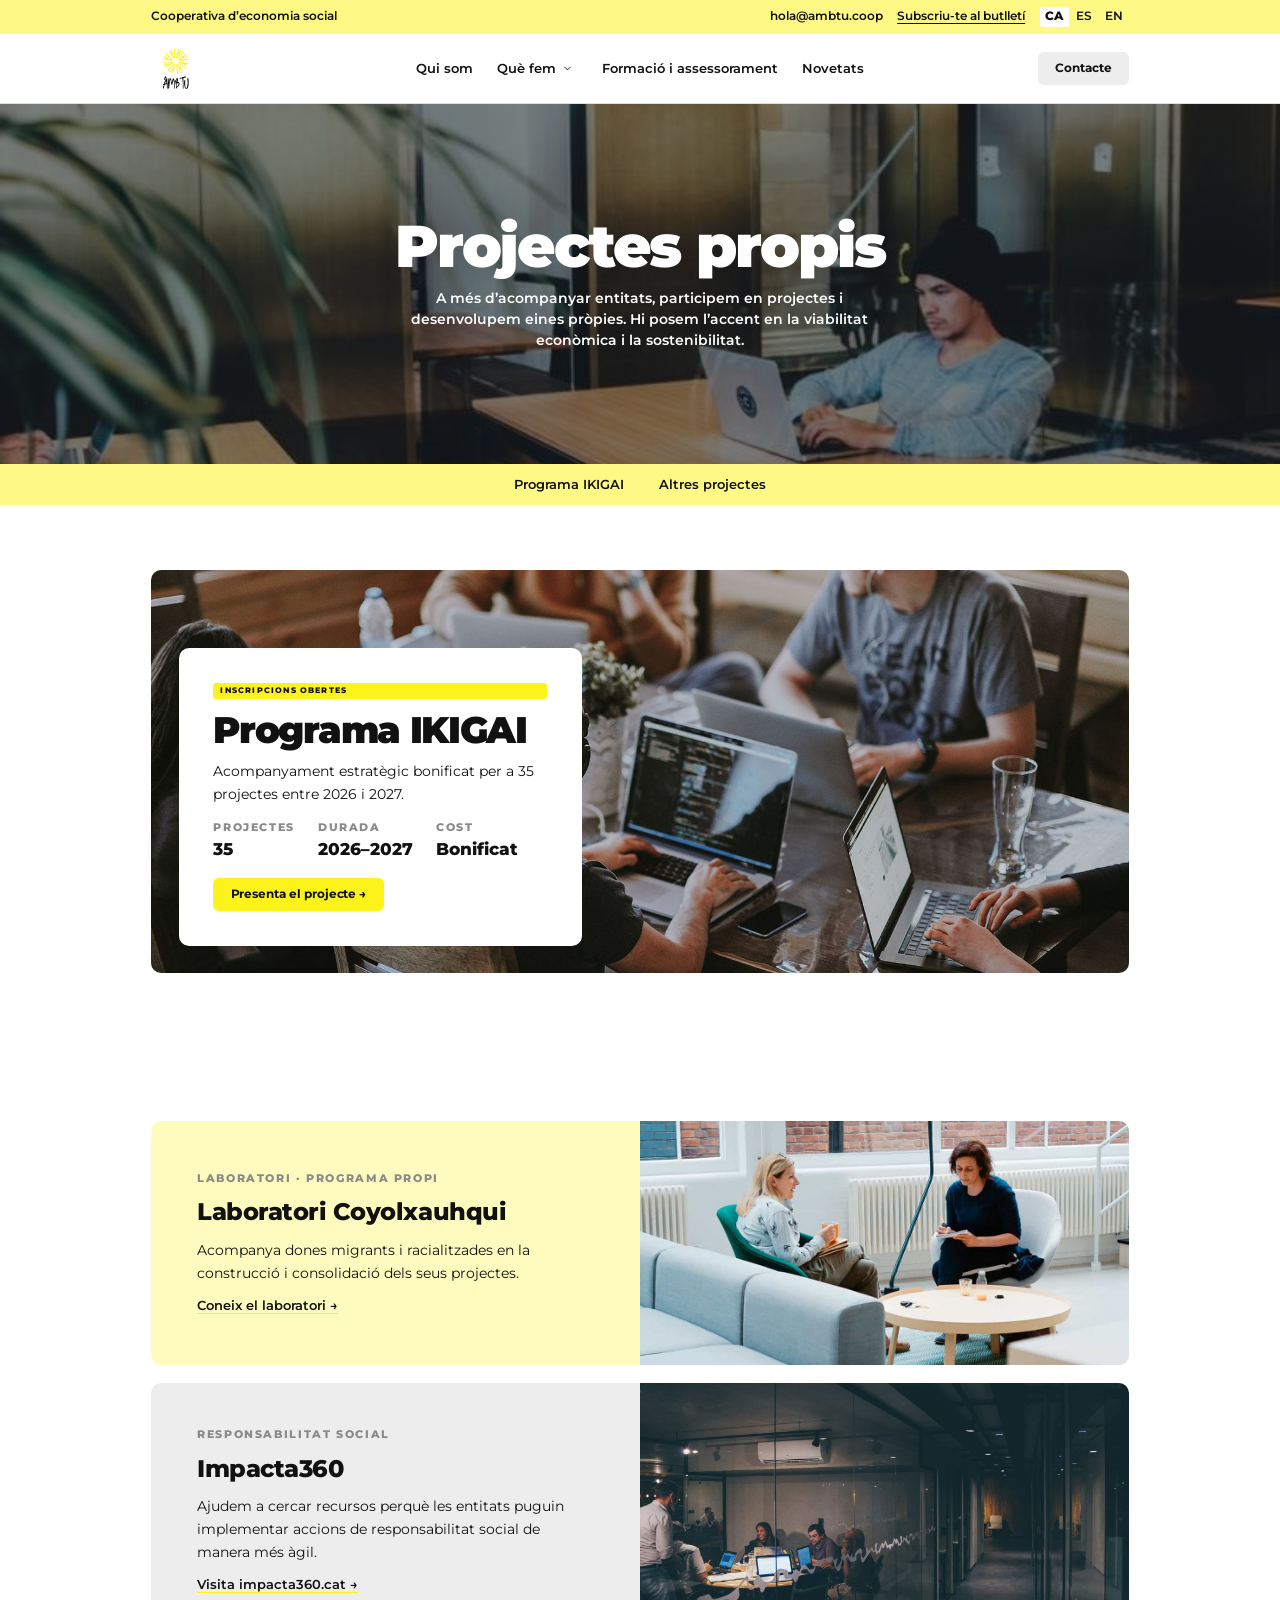
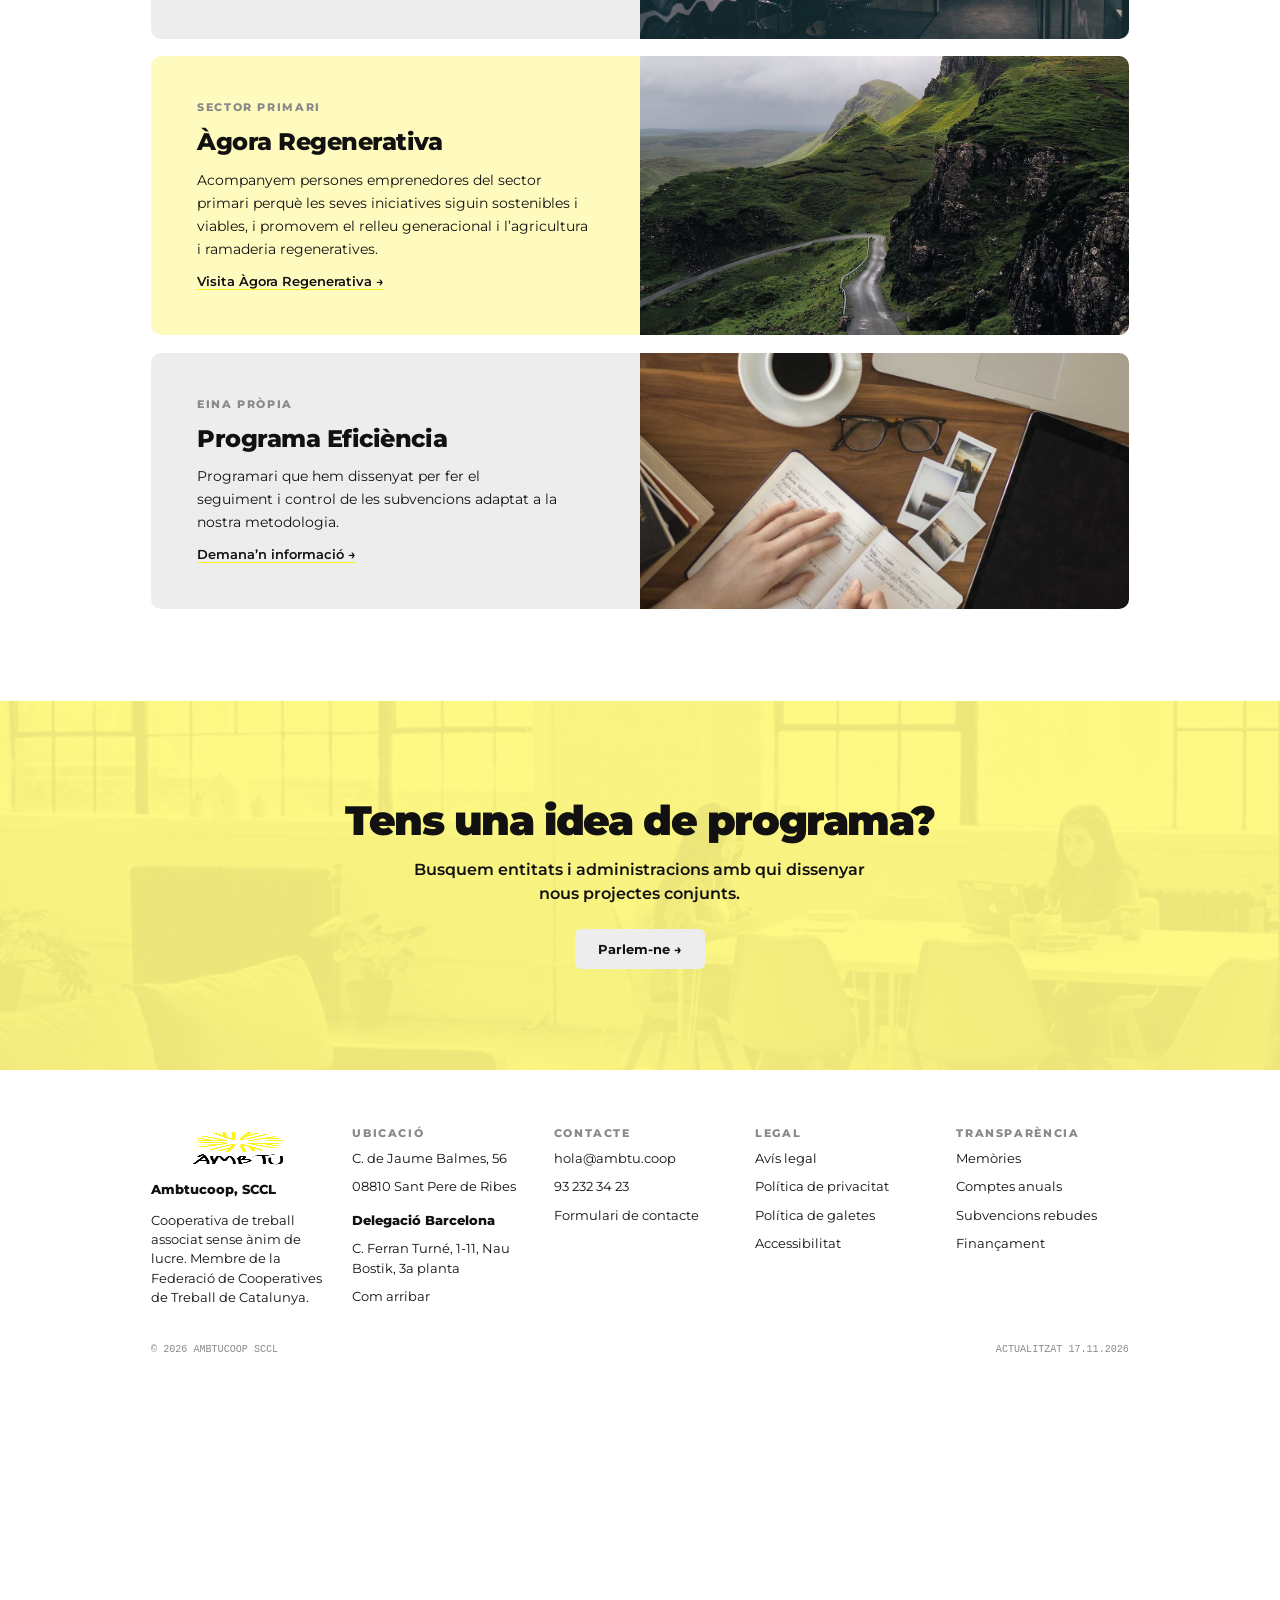
<file: projectes-propis.html>
<!DOCTYPE html>
<html lang="ca">
<head>
<meta charset="utf-8">
<meta name="viewport" content="width=device-width, initial-scale=1">
<title>Projectes propis · AmbTu</title>
<link rel="stylesheet" href="css/ambtu.css">
</head>
<body>
<div id="dc-root"><div class="sc-host" data-sc-name="Projectes propis AmbTu"><div style="min-height: 100vh; background: var(--white);">

  <div style="background: var(--yellow-mid);">
    <div style="max-width: 1440px; margin: 0px auto; box-sizing: border-box; padding: 10px clamp(16px, 3.2vw, 48px); display: flex; justify-content: space-between; align-items: center; gap: 12px 24px; flex-wrap: wrap; font: 600 16px/1.2 var(--font-core);">
      <span style="white-space: nowrap;">Cooperativa d’economia social</span>
      <div style="display: flex; gap: 20px; flex-wrap: wrap; align-items: center;">
        <a href="mailto:hola@ambtu.coop" style="text-decoration-color: transparent;">hola@ambtu.coop</a>
        <a href="index.html#butlleti" style="text-decoration-color: rgb(17, 17, 17); white-space: nowrap;">Subscriu-te al butlletí</a>
        <div role="group" aria-label="Idioma" style="display: flex; gap: 2px; align-items: center;">
          <a href="#" aria-current="true" style="text-decoration: none; padding: 4px 8px; border-radius: 4px; background: var(--white); font-weight: 800;">CA</a>
          <a href="#" lang="es" class="h0" style="text-decoration: none; padding: 4px 8px; border-radius: 4px; background: transparent;">ES</a>
          <a href="#" lang="en" class="h0" style="text-decoration: none; padding: 4px 8px; border-radius: 4px; background: transparent;">EN</a>
        </div>
      </div>
    </div>
  </div>
  <header style="position: sticky; top: 0px; z-index: 20; background: var(--white); border-bottom: 0.5px solid var(--yellow-signal);">
    <div style="max-width: 1440px; margin: 0px auto; box-sizing: border-box; padding: 14px clamp(16px, 3.2vw, 48px); display: flex; align-items: center; gap: 24px;">
      <div style="flex: 1 1 0px; display: flex;">
        <a href="index.html" aria-label="AmbTu, inici" style="display: flex; text-decoration: none; background: none;">
          <div class="sc-host-x" style="display: contents;"><img src="assets/logo-original.png" alt="AmbTu" style="height: 68px; width: auto; display: block;"></div>
        </a>
      </div>
      
      <nav aria-label="Principal" style="flex: 0 0 auto; display: flex; align-items: center; gap: clamp(18px, 2.6vw, 36px); white-space: nowrap; font: 600 18px/1.2 var(--font-core);">
        <a href="qui-som.html" style="text-decoration-color: transparent;">Qui som</a>
        <div style="position: relative; display: flex; align-items: center; gap: 2px;">
          <a href="que-fem.html" style="text-decoration-color: transparent;">Què fem</a>
          <button type="button" aria-expanded="false" aria-haspopup="true" aria-label="Obre el submenú de Què fem" class="h0 h1" style="all: unset; cursor: pointer; display: flex; align-items: center; justify-content: center; width: 28px; height: 28px; border-radius: 4px;">
            <div class="sc-host-x" style="display: contents;"><span role="img" aria-label="chevron-down" data-stroke="2" style="display: inline-block; width: 16px; height: 16px; flex: 0 0 auto; background: var(--black); mask-image: url(&quot;assets/icons/chevron-down.svg&quot;); mask-repeat: no-repeat; mask-size: contain; mask-position: center center;"></span></div>
          </button>
          
        </div>
        <a href="formacio.html" style="text-decoration-color: transparent;">Formació i assessorament</a>
        <a href="novetats.html" style="text-decoration-color: transparent;">Novetats</a>
      </nav>
      
      <div style="flex: 1 1 0px; display: flex; justify-content: flex-end; align-items: center; gap: 12px;">
        
          <div style="flex: 0 0 auto; white-space: nowrap;"><div class="sc-host-x" style="display: contents;"><a href="contacte.html" style="display: inline-flex; width: auto; align-items: center; justify-content: center; gap: var(--space-2); font: 700 16px/1.1 var(--font-core); letter-spacing: -0.005em; padding: 14px 24px; border: 0px; border-radius: var(--radius-sm); box-shadow: none; background: var(--grey-light); color: var(--text-primary); text-decoration-line: none; text-decoration-style: initial; cursor: pointer; transition: var(--transition-ui);">Contacte</a></div></div>
        
        
      </div>
    </div>
    
  </header>



  <section data-screen-label="01 Capçalera" style="background-color: var(--grey-light); background-image: linear-gradient(rgba(17, 17, 17, 0.45), rgba(17, 17, 17, 0.45)), url(&quot;assets/fotos/u-1515187029135-18ee286d815b.jpg&quot;); background-position: center center; background-size: cover; background-repeat: no-repeat;">
    <div style="max-width: 1440px; margin: 0px auto; box-sizing: border-box; padding: clamp(96px, 12vw, 168px) clamp(16px, 3.2vw, 48px); min-height: clamp(320px, 40vw, 500px); display: flex; flex-direction: column; align-items: center; justify-content: center; text-align: center; gap: 20px;">
      <h1 style="margin: 0px; color: rgb(255, 255, 255); font: 900 clamp(48px, 6.4vw, 88px)/0.95 var(--font-core); letter-spacing: -0.035em; text-wrap: balance;">Projectes propis</h1>
      <p style="margin: 0px; max-width: 52ch; color: rgb(255, 255, 255); font: 600 clamp(17px, 1.6vw, 20px)/1.45 var(--font-core); text-wrap: pretty;">A més d’acompanyar entitats, participem en projectes i desenvolupem eines pròpies. Hi posem l’accent en la viabilitat econòmica i la sostenibilitat.</p>
    </div>
  </section>
  <nav aria-label="En aquesta pàgina" style="background: var(--yellow-mid);">
    <div style="max-width: 1440px; margin: 0px auto; box-sizing: border-box; padding: 0px clamp(16px, 3.2vw, 48px); display: flex; justify-content: center; flex-wrap: wrap; gap: 4px clamp(8px, 2vw, 24px);">
      <a href="#ikigai" class="h0" style="text-decoration: none; padding: 18px 12px; font: 600 18px/1.2 var(--font-core); background: transparent;">Programa IKIGAI</a>
      <a href="#projectes" class="h0" style="text-decoration: none; padding: 18px 12px; font: 600 18px/1.2 var(--font-core); background: transparent;">Altres projectes</a>
    </div>
  </nav>

  <section id="ikigai" data-screen-label="02 IKIGAI" style="background: var(--white);">
    <div style="max-width: 1440px; margin: 0px auto; box-sizing: border-box; padding: clamp(64px, 7vw, 96px) clamp(16px, 3.2vw, 48px);">
      <div style="position: relative; border-radius: 14px; overflow: hidden; min-height: 560px; display: flex; align-items: flex-end; padding: clamp(20px, 3vw, 40px); box-sizing: border-box; background: var(--grey-light) url('assets/fotos/u-1556761175-b413da4baf72.jpg') center / cover no-repeat;">
        <div style="position: relative; background: var(--white); border-radius: 14px; padding: clamp(28px, 4vw, 48px); max-width: 560px; display: flex; flex-direction: column; gap: 18px;">
          <div class="sc-host-x" style="display: contents;"><span style="display: inline-flex; align-items: center; padding: 6px 10px; font: var(--weight-heading) 11px/1 var(--font-core); text-transform: uppercase; letter-spacing: var(--track-label); border: 0px; border-radius: var(--radius-xs); background: var(--yellow-signal); color: var(--black);">Inscripcions obertes</span></div>
          <h2 style="margin: 0px; font: 900 clamp(36px, 4vw, 56px)/0.95 var(--font-core); letter-spacing: -0.035em;">Programa IKIGAI</h2>
          <p style="margin: 0px; font: 400 20px/1.6 var(--font-core); text-wrap: pretty;">Acompanyament estratègic bonificat per a 35 projectes entre 2026 i 2027.</p>
          <dl style="margin: 4px 0px 0px; display: flex; gap: 32px; flex-wrap: wrap;">
            <div style="display: flex; flex-direction: column; gap: 6px;"><dt style="font: 800 15px/1.2 var(--font-core); letter-spacing: 0.15em; text-transform: uppercase; color: var(--grey-mid);">Projectes</dt><dd style="margin: 0px; font: 800 23px/1.2 var(--font-core);">35</dd></div>
            <div style="display: flex; flex-direction: column; gap: 6px;"><dt style="font: 800 15px/1.2 var(--font-core); letter-spacing: 0.15em; text-transform: uppercase; color: var(--grey-mid);">Durada</dt><dd style="margin: 0px; font: 800 23px/1.2 var(--font-core);">2026–2027</dd></div>
            <div style="display: flex; flex-direction: column; gap: 6px;"><dt style="font: 800 15px/1.2 var(--font-core); letter-spacing: 0.15em; text-transform: uppercase; color: var(--grey-mid);">Cost</dt><dd style="margin: 0px; font: 800 23px/1.2 var(--font-core);">Bonificat</dd></div>
          </dl>
          <div style="margin-top: 8px;">
            <div style="flex: 0 0 auto; white-space: nowrap;"><div class="sc-host-x" style="display: contents;"><a href="contacte.html" style="display: inline-flex; width: auto; align-items: center; justify-content: center; gap: var(--space-2); font: 700 16px/1.1 var(--font-core); letter-spacing: -0.005em; padding: 14px 24px; border: 0px; border-radius: var(--radius-sm); box-shadow: none; background: var(--yellow-signal); color: var(--text-primary); text-decoration-line: none; text-decoration-style: initial; cursor: pointer; transition: var(--transition-ui);">Presenta el projecte →</a></div></div>
          </div>
        </div>
      </div>
    </div>
  </section>

  <section id="projectes" data-screen-label="03 Altres projectes" style="background: var(--white);">
    <div style="max-width: 1440px; margin: 0px auto; box-sizing: border-box; padding: clamp(80px, 9vw, 128px) clamp(16px, 3.2vw, 48px) clamp(96px, 10vw, 144px); display: flex; flex-direction: column; gap: 24px;">
      
        <article style="display: grid; grid-template-columns: repeat(auto-fit, minmax(min(100%, 380px), 1fr)); border-radius: 14px; overflow: hidden; background: rgb(255, 251, 191);">
          <div style="padding: clamp(32px, 5vw, 64px); display: flex; flex-direction: column; justify-content: center; gap: 18px;">
            <span style="font: 800 15px/1.2 var(--font-core); letter-spacing: 0.15em; text-transform: uppercase; color: var(--grey-mid);"><span>Laboratori · Programa propi</span></span>
            <h3 style="margin: 0px; font: 800 clamp(26px, 2.6vw, 34px)/1.15 var(--font-core); letter-spacing: -0.02em; text-wrap: balance;"><span>Laboratori Coyolxauhqui</span></h3>
            <p style="margin: 0px; font: 400 20px/1.6 var(--font-core); max-width: 46ch; text-wrap: pretty;"><span>Acompanya dones migrants i racialitzades en la construcció i consolidació dels seus projectes.</span></p>
            <a href="#" style="align-self: flex-start; font: 600 18px/1.2 var(--font-core);"><span>Coneix el laboratori →</span></a>
          </div>
          <div role="img" aria-label="Dones treballant juntes" style="min-height: 340px; background-color: var(--grey-light); background-position: center center; background-size: cover; background-repeat: no-repeat; background-image: url(&quot;assets/fotos/u-1573164713988-8665fc963095.jpg&quot;);"></div>
        </article>
      
        <article style="display: grid; grid-template-columns: repeat(auto-fit, minmax(min(100%, 380px), 1fr)); border-radius: 14px; overflow: hidden; background: rgb(237, 237, 237);">
          <div style="padding: clamp(32px, 5vw, 64px); display: flex; flex-direction: column; justify-content: center; gap: 18px;">
            <span style="font: 800 15px/1.2 var(--font-core); letter-spacing: 0.15em; text-transform: uppercase; color: var(--grey-mid);"><span>Responsabilitat social</span></span>
            <h3 style="margin: 0px; font: 800 clamp(26px, 2.6vw, 34px)/1.15 var(--font-core); letter-spacing: -0.02em; text-wrap: balance;"><span>Impacta360</span></h3>
            <p style="margin: 0px; font: 400 20px/1.6 var(--font-core); max-width: 46ch; text-wrap: pretty;"><span>Ajudem a cercar recursos perquè les entitats puguin implementar accions de responsabilitat social de manera més àgil.</span></p>
            <a href="https://impacta360.cat/" style="align-self: flex-start; font: 600 18px/1.2 var(--font-core);"><span>Visita impacta360.cat →</span></a>
          </div>
          <div role="img" aria-label="Grup de persones en una activitat" style="min-height: 340px; background-color: var(--grey-light); background-position: center center; background-size: cover; background-repeat: no-repeat; background-image: url(&quot;assets/fotos/u-1529156069898-49953e39b3ac.jpg&quot;);"></div>
        </article>
      
        <article style="display: grid; grid-template-columns: repeat(auto-fit, minmax(min(100%, 380px), 1fr)); border-radius: 14px; overflow: hidden; background: rgb(255, 251, 191);">
          <div style="padding: clamp(32px, 5vw, 64px); display: flex; flex-direction: column; justify-content: center; gap: 18px;">
            <span style="font: 800 15px/1.2 var(--font-core); letter-spacing: 0.15em; text-transform: uppercase; color: var(--grey-mid);"><span>Sector primari</span></span>
            <h3 style="margin: 0px; font: 800 clamp(26px, 2.6vw, 34px)/1.15 var(--font-core); letter-spacing: -0.02em; text-wrap: balance;"><span>Àgora Regenerativa</span></h3>
            <p style="margin: 0px; font: 400 20px/1.6 var(--font-core); max-width: 46ch; text-wrap: pretty;"><span>Acompanyem persones emprenedores del sector primari perquè les seves iniciatives siguin sostenibles i viables, i promovem el relleu generacional i l’agricultura i ramaderia regeneratives.</span></p>
            <a href="https://www.agoraregenerativa.com/" style="align-self: flex-start; font: 600 18px/1.2 var(--font-core);"><span>Visita Àgora Regenerativa →</span></a>
          </div>
          <div role="img" aria-label="Camp de cultiu" style="min-height: 340px; background-color: var(--grey-light); background-position: center center; background-size: cover; background-repeat: no-repeat; background-image: url(&quot;assets/fotos/u-1500937386664-56d1dfef3854.jpg&quot;);"></div>
        </article>
      
        <article style="display: grid; grid-template-columns: repeat(auto-fit, minmax(min(100%, 380px), 1fr)); border-radius: 14px; overflow: hidden; background: rgb(237, 237, 237);">
          <div style="padding: clamp(32px, 5vw, 64px); display: flex; flex-direction: column; justify-content: center; gap: 18px;">
            <span style="font: 800 15px/1.2 var(--font-core); letter-spacing: 0.15em; text-transform: uppercase; color: var(--grey-mid);"><span>Eina pròpia</span></span>
            <h3 style="margin: 0px; font: 800 clamp(26px, 2.6vw, 34px)/1.15 var(--font-core); letter-spacing: -0.02em; text-wrap: balance;"><span>Programa Eficiència</span></h3>
            <p style="margin: 0px; font: 400 20px/1.6 var(--font-core); max-width: 46ch; text-wrap: pretty;"><span>Programari que hem dissenyat per fer el seguiment i control de les subvencions adaptat a la nostra metodologia.</span></p>
            <a href="contacte.html" style="align-self: flex-start; font: 600 18px/1.2 var(--font-core);"><span>Demana’n informació →</span></a>
          </div>
          <div role="img" aria-label="Seguiment de dades al portàtil" style="min-height: 340px; background-color: var(--grey-light); background-position: center center; background-size: cover; background-repeat: no-repeat; background-image: url(&quot;assets/fotos/u-1554224154-26032ffc0d07.jpg&quot;);"></div>
        </article>
      
    </div>
  </section>

  <section data-screen-label="04 Contacte" style="position: relative; overflow: hidden; background: var(--yellow-mid);">
    <img src="assets/fotos/u-1600880292203-757bb62b4baf.jpg" alt="" aria-hidden="true" style="position: absolute; inset: 0px; width: 100%; height: 100%; object-fit: cover; opacity: 0.08; mix-blend-mode: multiply; filter: grayscale(1); pointer-events: none;">
    <div style="position: relative; max-width: 1440px; margin: 0px auto; box-sizing: border-box; padding: clamp(96px, 11vw, 160px) clamp(16px, 3.2vw, 48px); display: flex; flex-direction: column; align-items: center; text-align: center; gap: 24px;">
      <h2 style="margin: 0px; font: 900 clamp(36px, 4.4vw, 60px)/0.95 var(--font-core); letter-spacing: -0.035em; text-wrap: balance;">Tens una idea de programa?</h2>
      <p style="margin: 0px; font: 600 22px/1.5 var(--font-core); max-width: 44ch; text-wrap: pretty;">Busquem entitats i administracions amb qui dissenyar nous projectes conjunts.</p>
      <div style="margin-top: 8px;">
        <div style="flex: 0 0 auto; white-space: nowrap;"><div class="sc-host-x" style="display: contents;"><a href="contacte.html" style="display: inline-flex; width: auto; align-items: center; justify-content: center; gap: var(--space-2); font: 700 18px/1.1 var(--font-core); letter-spacing: -0.005em; padding: 18px 32px; border: 0px; border-radius: var(--radius-sm); box-shadow: none; background: var(--grey-light); color: var(--text-primary); text-decoration-line: none; text-decoration-style: initial; cursor: pointer; transition: var(--transition-ui);">Parlem-ne →</a></div></div>
      </div>
    </div>
  </section>

  <footer style="background: var(--white);">
    <div style="max-width: 1440px; margin: 0px auto; box-sizing: border-box; padding: 80px clamp(16px, 3.2vw, 48px) 48px; display: grid; grid-template-columns: repeat(auto-fit, minmax(min(100%, 190px), 1fr)); gap: 40px;">
        <div style="display: flex; flex-direction: column; gap: 16px; font: 400 18px/1.5 var(--font-core);">
          <div class="sc-host-x" style="display: contents;"><img src="assets/logo-original.png" alt="AmbTu" style="height: 56px; width: auto; display: block;"></div>
          <span style="font-weight: 800;">Ambtucoop, SCCL</span>
          <span>Cooperativa de treball associat sense ànim de lucre. Membre de la Federació de Cooperatives de Treball de Catalunya.</span>
        </div>
        <div style="display: flex; flex-direction: column; gap: 12px; font: 400 18px/1.5 var(--font-core);">
          <span style="font: 800 15px/1.2 var(--font-core); letter-spacing: 0.15em; text-transform: uppercase; color: var(--grey-mid);">Ubicació</span>
          <span>C. de Jaume Balmes, 56</span>
          <span>08810 Sant Pere de Ribes</span>
          <span style="margin-top: 8px; font-weight: 800;">Delegació Barcelona</span>
          <span>C. Ferran Turné, 1-11, Nau Bostik, 3a planta</span>
          <a href="contacte.html#ubicacio" style="text-decoration-color: transparent; align-self: flex-start;">Com arribar</a>
        </div>
        <div style="display: flex; flex-direction: column; gap: 12px; font: 400 18px/1.5 var(--font-core);">
          <span style="font: 800 15px/1.2 var(--font-core); letter-spacing: 0.15em; text-transform: uppercase; color: var(--grey-mid);">Contacte</span>
          <a href="mailto:hola@ambtu.coop" style="text-decoration-color: transparent; align-self: flex-start;">hola@ambtu.coop</a>
          <span>93 232 34 23</span>
          <a href="contacte.html" style="text-decoration-color: transparent; align-self: flex-start;">Formulari de contacte</a>
        </div>
        <div style="display: flex; flex-direction: column; gap: 12px; font: 400 18px/1.5 var(--font-core);">
          <span style="font: 800 15px/1.2 var(--font-core); letter-spacing: 0.15em; text-transform: uppercase; color: var(--grey-mid);">Legal</span>
          <a href="#" style="text-decoration-color: transparent; align-self: flex-start;">Avís legal</a>
          <a href="#" style="text-decoration-color: transparent; align-self: flex-start;">Política de privacitat</a>
          <a href="#" style="text-decoration-color: transparent; align-self: flex-start;">Política de galetes</a>
          <a href="#" style="text-decoration-color: transparent; align-self: flex-start;">Accessibilitat</a>
        </div>
        <div style="display: flex; flex-direction: column; gap: 12px; font: 400 18px/1.5 var(--font-core);">
          <span style="font: 800 15px/1.2 var(--font-core); letter-spacing: 0.15em; text-transform: uppercase; color: var(--grey-mid);">Transparència</span>
          <a href="qui-som.html#memories" style="text-decoration-color: transparent; align-self: flex-start;">Memòries</a>
          <a href="#" style="text-decoration-color: transparent; align-self: flex-start;">Comptes anuals</a>
          <a href="#" style="text-decoration-color: transparent; align-self: flex-start;">Subvencions rebudes</a>
          <a href="qui-som.html#financament" style="text-decoration-color: transparent; align-self: flex-start;">Finançament</a>
        </div>
    </div>
    <div style="max-width: 1440px; margin: 0px auto; box-sizing: border-box; padding: 0px clamp(16px, 3.2vw, 48px) 40px; display: flex; justify-content: space-between; gap: 24px; flex-wrap: wrap;">
      <span style="font: 400 14px/1.5 var(--font-mono, monospace); color: var(--grey-mid);">© 2026 AMBTUCOOP SCCL</span>
      <span style="font: 400 14px/1.5 var(--font-mono, monospace); color: var(--grey-mid);">ACTUALITZAT 17.11.2026</span>
    </div>
  </footer></div></div></div>



<template id="tpl-dropdown"><div style="position: absolute; top: 100%; left: -20px; padding-top: 14px; z-index: 30;">
              <div style="background: var(--yellow-pale); border-radius: 14px; padding: 10px; width: 260px; display: flex; flex-direction: column; gap: 2px;">
                <a href="que-fem.html#serveis" class="h2" style="text-decoration: none; padding: 12px 14px; border-radius: 8px; font: 600 18px/1.3 var(--font-core); background: transparent;">Com t’acompanyem</a>
                <a href="que-fem.html#com" class="h2" style="text-decoration: none; padding: 12px 14px; border-radius: 8px; font: 600 18px/1.3 var(--font-core); background: transparent;">Com treballem</a>
                <a href="projectes-propis.html" aria-current="page" class="h2" style="text-decoration: none; padding: 12px 14px; border-radius: 8px; font: 800 18px/1.3 var(--font-core); background: rgb(254, 248, 132);">Projectes propis</a>
              </div>
            </div></template>
<template id="tpl-burger"><button type="button" aria-expanded="false" aria-label="Menú" class="h0 h1" style="all: unset; cursor: pointer; display: flex; align-items: center; gap: 10px; padding: 12px 16px; border-radius: 8px; background: var(--grey-light); font: 600 18px/1.2 var(--font-core);"><span>Menú</span>
            <div class="sc-host-x" style="display: contents;"><span role="img" aria-label="menu" data-stroke="2" style="display: inline-block; width: 20px; height: 20px; flex: 0 0 auto; background: var(--black); mask-image: url(&quot;assets/icons/menu.svg&quot;); mask-repeat: no-repeat; mask-size: contain; mask-position: center center;"></span></div>
          </button></template>
<template id="tpl-mobile"><div style="background: var(--yellow-pale); max-height: calc(-90px + 100vh); overflow-y: auto;">
        <div style="max-width: 1440px; margin: 0px auto; box-sizing: border-box; padding: 16px clamp(16px, 3.2vw, 48px) 28px; display: flex; flex-direction: column; gap: 2px;">
          <a href="qui-som.html" class="h2" style="text-decoration: none; padding: 14px 12px; border-radius: 8px; font: 700 20px/1.3 var(--font-core); background: transparent;">Qui som</a>
          <a href="que-fem.html" class="h2" style="text-decoration: none; padding: 14px 12px; border-radius: 8px; font: 700 20px/1.3 var(--font-core); background: transparent;">Què fem</a>
          <a href="projectes-propis.html" class="h2" style="text-decoration: none; padding: 14px 12px; border-radius: 8px; font: 700 20px/1.3 var(--font-core); background: transparent;">Projectes propis</a>
          <a href="formacio.html" class="h2" style="text-decoration: none; padding: 14px 12px; border-radius: 8px; font: 700 20px/1.3 var(--font-core); background: transparent;">Formació i assessorament</a>
          <a href="novetats.html" class="h2" style="text-decoration: none; padding: 14px 12px; border-radius: 8px; font: 700 20px/1.3 var(--font-core); background: transparent;">Novetats</a>
          <div style="margin-top: 16px;"><div class="sc-host-x" style="display: contents;"><a href="contacte.html" style="display: inline-flex; width: auto; align-items: center; justify-content: center; gap: var(--space-2); font: 700 18px/1.1 var(--font-core); letter-spacing: -0.005em; padding: 18px 32px; border: 0px; border-radius: var(--radius-sm); box-shadow: none; background: var(--yellow-signal); color: var(--text-primary); text-decoration-line: none; text-decoration-style: initial; cursor: pointer; transition: var(--transition-ui);">Contacte</a></div></div>
        </div>
      </div></template>
<script src="js/main.js"></script>
</body></html>
</file>
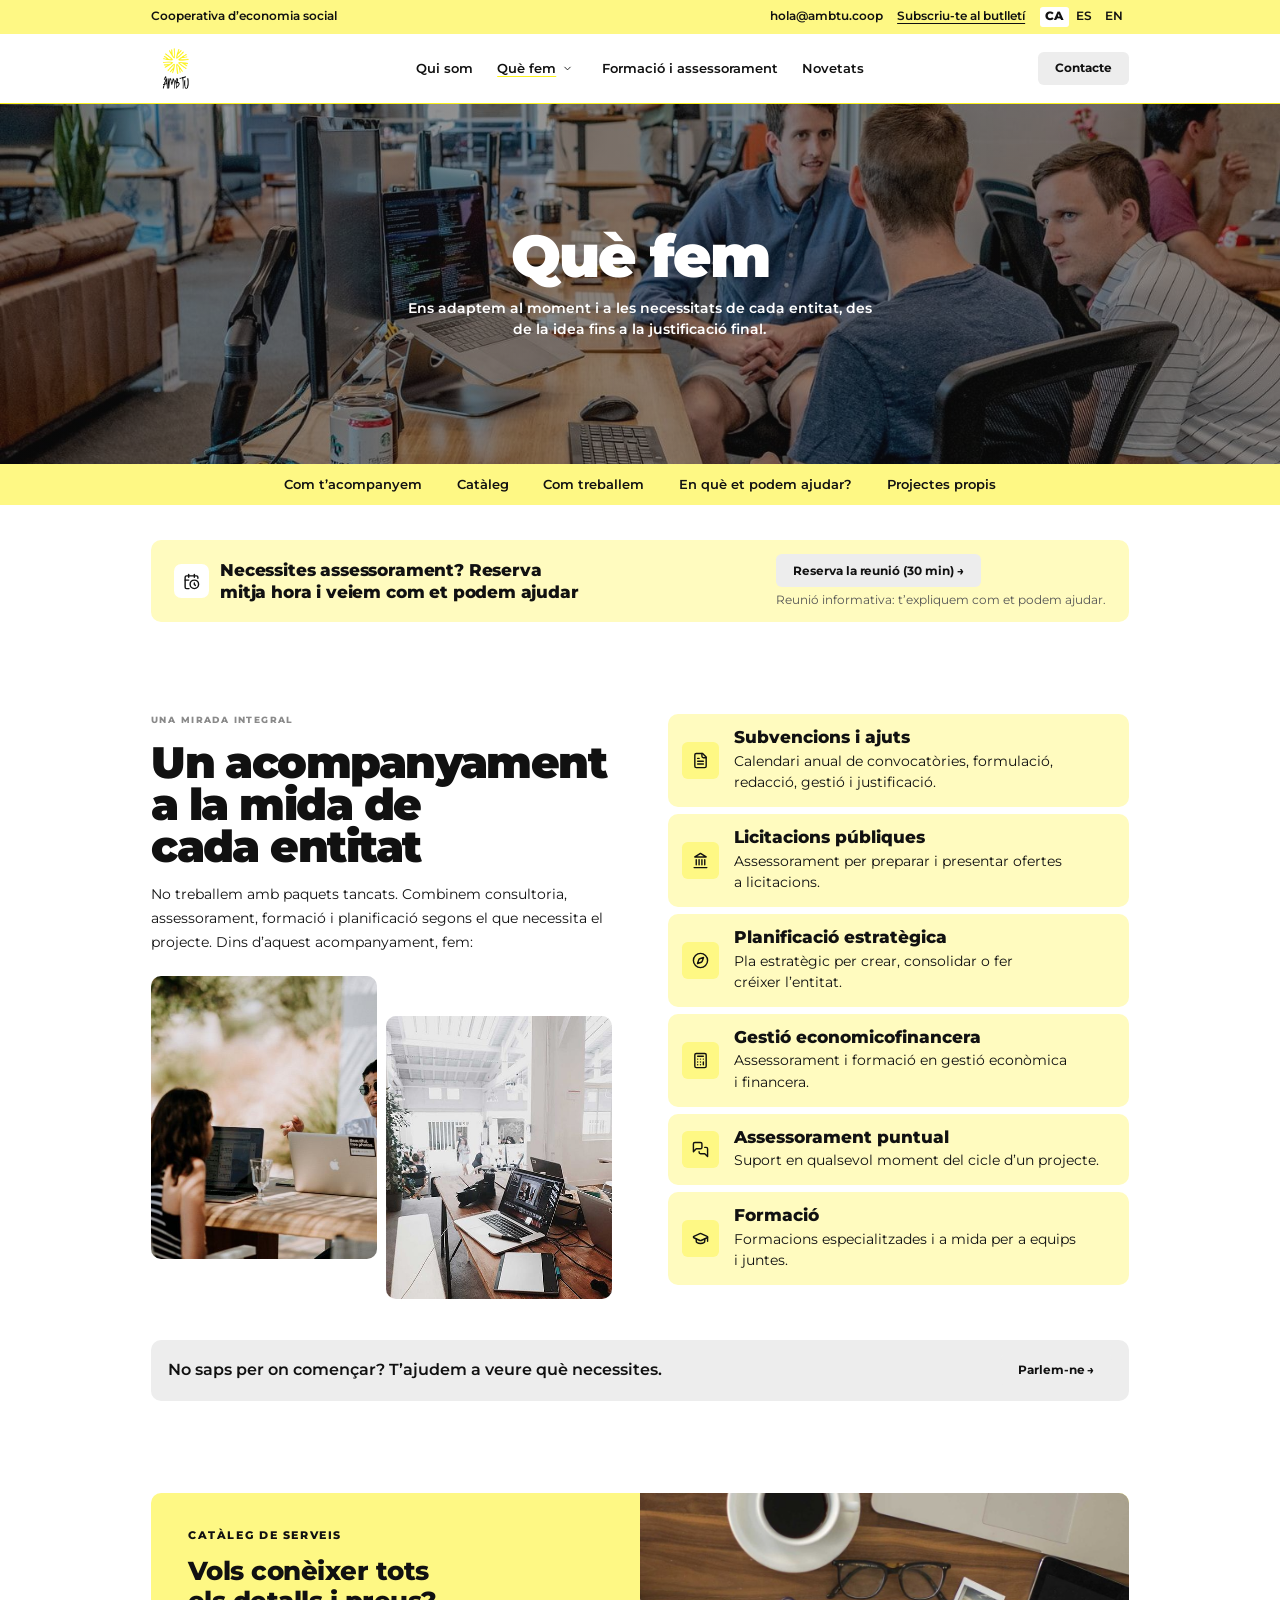
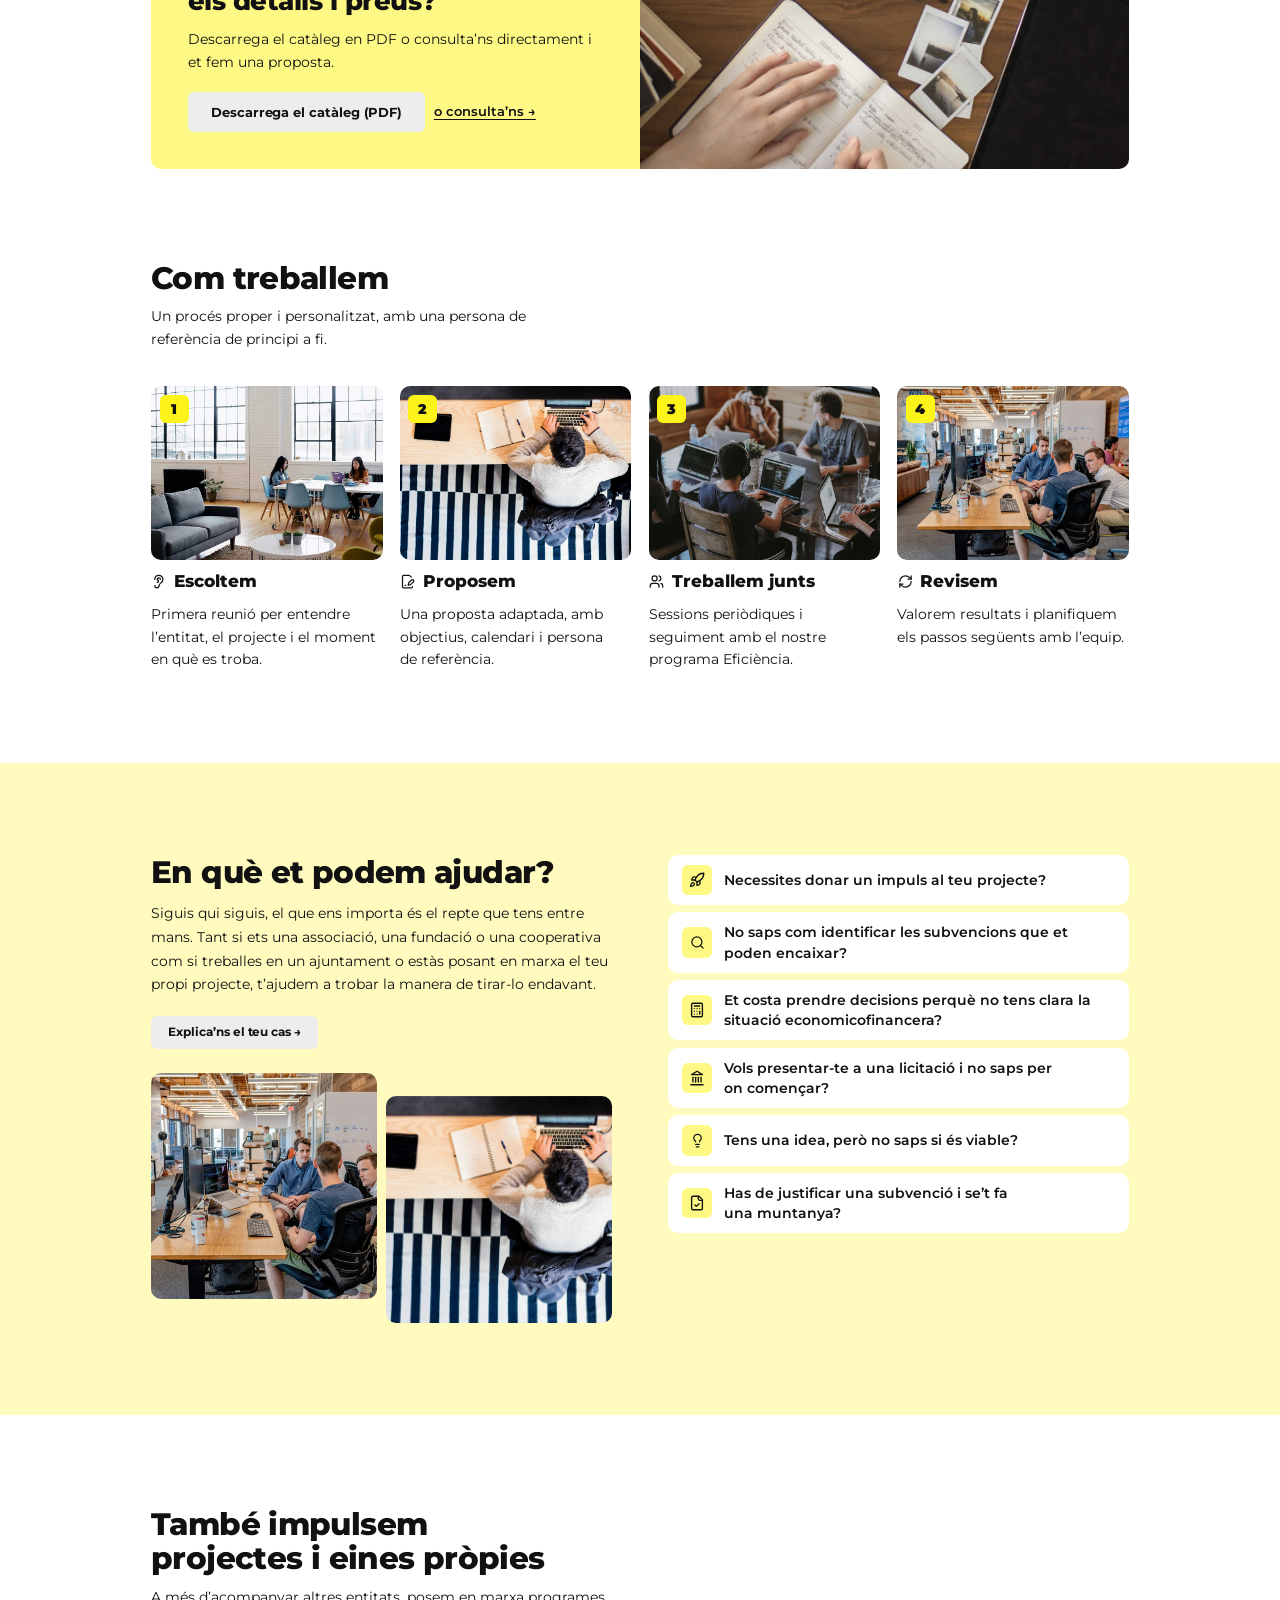
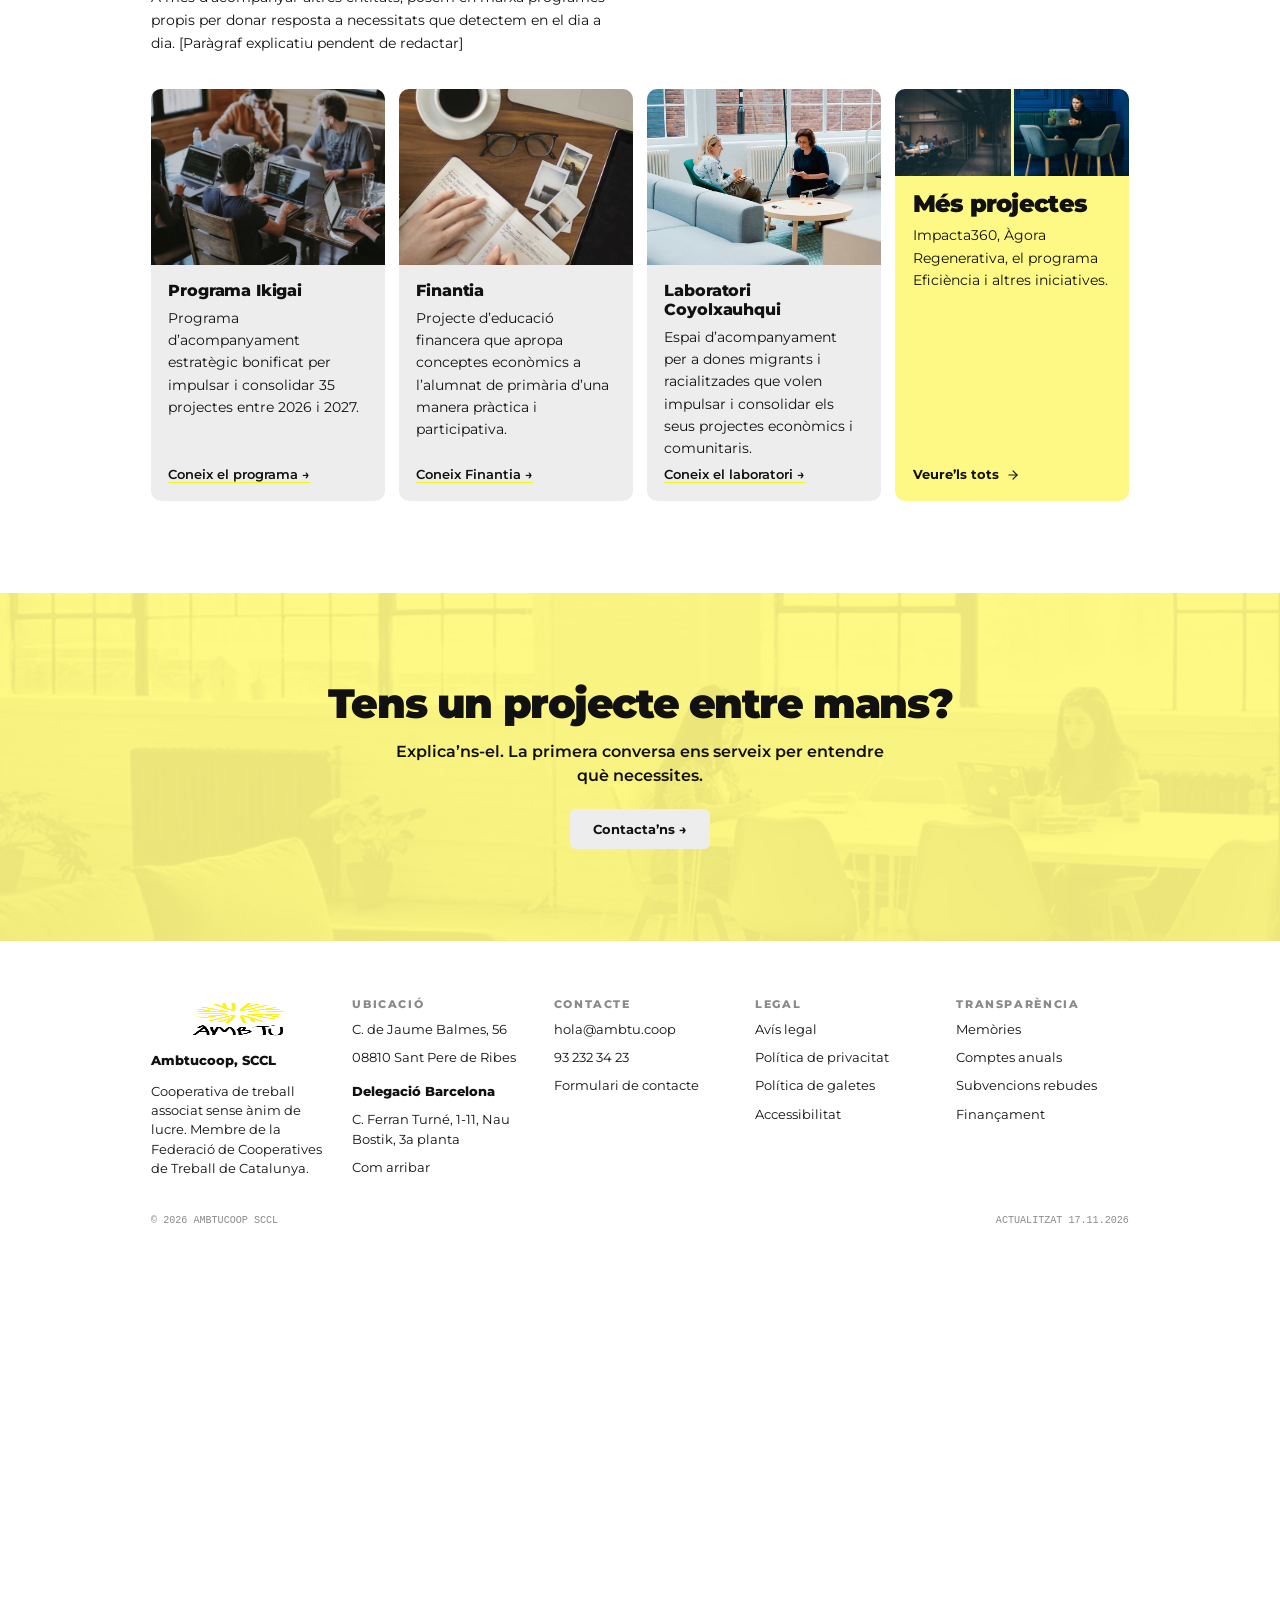
<file: que-fem.html>
<!DOCTYPE html>
<html lang="ca">
<head>
<meta charset="utf-8">
<meta name="viewport" content="width=device-width, initial-scale=1">
<title>Què fem · AmbTu</title>
<link rel="stylesheet" href="css/ambtu.css">
</head>
<body>
<div id="dc-root"><div class="sc-host" data-sc-name="Que fem AmbTu"><div style="min-height: 100vh; background: var(--white);">

  <div style="background: var(--yellow-mid);">
    <div style="max-width: 1440px; margin: 0px auto; box-sizing: border-box; padding: 10px clamp(16px, 3.2vw, 48px); display: flex; justify-content: space-between; align-items: center; gap: 12px 24px; flex-wrap: wrap; font: 600 16px/1.2 var(--font-core);">
      <span style="white-space: nowrap;">Cooperativa d’economia social</span>
      <div style="display: flex; gap: 20px; flex-wrap: wrap; align-items: center;">
        <a href="mailto:hola@ambtu.coop" style="text-decoration-color: transparent;">hola@ambtu.coop</a>
        <a href="index.html#butlleti" style="text-decoration-color: rgb(17, 17, 17); white-space: nowrap;">Subscriu-te al butlletí</a>
        <div role="group" aria-label="Idioma" style="display: flex; gap: 2px; align-items: center;">
          <a href="#" aria-current="true" style="text-decoration: none; padding: 4px 8px; border-radius: 4px; background: var(--white); font-weight: 800;">CA</a>
          <a href="#" lang="es" class="h0" style="text-decoration: none; padding: 4px 8px; border-radius: 4px; background: transparent;">ES</a>
          <a href="#" lang="en" class="h0" style="text-decoration: none; padding: 4px 8px; border-radius: 4px; background: transparent;">EN</a>
        </div>
      </div>
    </div>
  </div>
  <header style="position: sticky; top: 0px; z-index: 20; background: var(--white); border-bottom: 0.5px solid var(--yellow-signal);">
    <div style="max-width: 1440px; margin: 0px auto; box-sizing: border-box; padding: 14px clamp(16px, 3.2vw, 48px); display: flex; align-items: center; gap: 24px;">
      <div style="flex: 1 1 0px; display: flex;">
        <a href="index.html" aria-label="AmbTu, inici" style="display: flex; text-decoration: none; background: none;">
          <div class="sc-host-x" style="display: contents;"><img src="assets/logo-original.png" alt="AmbTu" style="height: 68px; width: auto; display: block;"></div>
        </a>
      </div>
      
      <nav aria-label="Principal" style="flex: 0 0 auto; display: flex; align-items: center; gap: clamp(18px, 2.6vw, 36px); white-space: nowrap; font: 600 18px/1.2 var(--font-core);">
        <a href="qui-som.html" style="text-decoration-color: transparent;">Qui som</a>
        <div style="position: relative; display: flex; align-items: center; gap: 2px;">
          <a href="que-fem.html" aria-current="page" style="text-decoration-color: rgb(252, 243, 26);">Què fem</a>
          <button type="button" aria-expanded="false" aria-haspopup="true" aria-label="Obre el submenú de Què fem" class="h0 h1" style="all: unset; cursor: pointer; display: flex; align-items: center; justify-content: center; width: 28px; height: 28px; border-radius: 4px;">
            <div class="sc-host-x" style="display: contents;"><span role="img" aria-label="chevron-down" data-stroke="2" style="display: inline-block; width: 16px; height: 16px; flex: 0 0 auto; background: var(--black); mask-image: url(&quot;assets/icons/chevron-down.svg&quot;); mask-repeat: no-repeat; mask-size: contain; mask-position: center center;"></span></div>
          </button>
          
        </div>
        <a href="formacio.html" style="text-decoration-color: transparent;">Formació i assessorament</a>
        <a href="novetats.html" style="text-decoration-color: transparent;">Novetats</a>
      </nav>
      
      <div style="flex: 1 1 0px; display: flex; justify-content: flex-end; align-items: center; gap: 12px;">
        
          <div style="flex: 0 0 auto; white-space: nowrap;"><div class="sc-host-x" style="display: contents;"><a href="contacte.html" style="display: inline-flex; width: auto; align-items: center; justify-content: center; gap: var(--space-2); font: 700 16px/1.1 var(--font-core); letter-spacing: -0.005em; padding: 14px 24px; border: 0px; border-radius: var(--radius-sm); box-shadow: none; background: var(--grey-light); color: var(--text-primary); text-decoration-line: none; text-decoration-style: initial; cursor: pointer; transition: var(--transition-ui);">Contacte</a></div></div>
        
        
      </div>
    </div>
    
  </header>

  <section data-screen-label="01 Capçalera" style="background-color: var(--grey-light); background-image: linear-gradient(rgba(17, 17, 17, 0.45), rgba(17, 17, 17, 0.45)), url(&quot;assets/fotos/u-1552664730-d307ca884978.jpg&quot;); background-position: center center; background-size: cover; background-repeat: no-repeat;">
    <div style="max-width: 1440px; margin: 0px auto; box-sizing: border-box; padding: clamp(96px, 12vw, 168px) clamp(16px, 3.2vw, 48px); min-height: clamp(320px, 40vw, 500px); display: flex; flex-direction: column; align-items: center; justify-content: center; text-align: center; gap: 20px;">
      <h1 style="margin: 0px; color: rgb(255, 255, 255); font: 900 clamp(48px, 6.4vw, 88px)/0.95 var(--font-core); letter-spacing: -0.035em; text-wrap: balance;">Què fem</h1>
      <p style="margin: 0px; max-width: 52ch; color: rgb(255, 255, 255); font: 600 clamp(17px, 1.6vw, 20px)/1.45 var(--font-core); text-wrap: pretty;">Ens adaptem al moment i a les necessitats de cada entitat, des de la idea fins a la justificació final.</p>
    </div>
  </section>
  <nav aria-label="En aquesta pàgina" style="background: var(--yellow-mid);">
    <div style="max-width: 1440px; margin: 0px auto; box-sizing: border-box; padding: 0px clamp(16px, 3.2vw, 48px); display: flex; justify-content: center; flex-wrap: wrap; gap: 4px clamp(8px, 2vw, 24px);">
      <a href="#serveis" class="h0" style="text-decoration: none; padding: 18px 12px; font: 600 18px/1.2 var(--font-core); background: transparent;">Com t’acompanyem</a>
      <a href="#cataleg" class="h0" style="text-decoration: none; padding: 18px 12px; font: 600 18px/1.2 var(--font-core); background: transparent;">Catàleg</a>
      <a href="#com" class="h0" style="text-decoration: none; padding: 18px 12px; font: 600 18px/1.2 var(--font-core); background: transparent;">Com treballem</a>
      <a href="#necessites" class="h0" style="text-decoration: none; padding: 18px 12px; font: 600 18px/1.2 var(--font-core); background: transparent;">En què et podem ajudar?</a>
      <a href="#propis" class="h0" style="text-decoration: none; padding: 18px 12px; font: 600 18px/1.2 var(--font-core); background: transparent;">Projectes propis</a>
    </div>
  </nav>

  <section id="reserva" data-screen-label="02 Reserva" style="background: var(--white);">
    <div style="max-width: 1440px; margin: 0px auto; box-sizing: border-box; padding: clamp(32px, 4vw, 48px) clamp(16px, 3.2vw, 48px) 0px;">
      <div style="display: flex; flex-wrap: wrap; justify-content: space-between; align-items: center; gap: 16px 40px; padding: 20px clamp(20px, 3vw, 32px); border-radius: 14px; background: var(--yellow-pale);">
        <div style="display: flex; gap: 16px; align-items: center; flex: 1 1 420px;">
          <span style="flex: 0 0 auto; width: 48px; height: 48px; border-radius: 10px; background: var(--white); display: flex; align-items: center; justify-content: center;"><div class="sc-host-x" style="display: contents;"><span role="img" aria-label="calendar-clock" data-stroke="2" style="display: inline-block; width: 24px; height: 24px; flex: 0 0 auto; background: var(--black); mask-image: url(&quot;assets/icons/calendar-clock.svg&quot;); mask-repeat: no-repeat; mask-size: contain; mask-position: center center;"></span></div></span>
          <h2 style="margin: 0px; font: 800 clamp(20px, 1.9vw, 24px)/1.25 var(--font-core); letter-spacing: -0.01em; text-wrap: balance;">Necessites assessorament? Reserva mitja hora i veiem com et podem ajudar</h2>
        </div>
        <div style="display: flex; flex-direction: column; gap: 6px; align-items: flex-start;">
          <div style="flex: 0 0 auto; white-space: nowrap;"><div class="sc-host-x" style="display: contents;"><a href="#reserva-calendar" style="display: inline-flex; width: auto; align-items: center; justify-content: center; gap: var(--space-2); font: 700 16px/1.1 var(--font-core); letter-spacing: -0.005em; padding: 14px 24px; border: 0px; border-radius: var(--radius-sm); box-shadow: none; background: var(--grey-light); color: var(--text-primary); text-decoration-line: none; text-decoration-style: initial; cursor: pointer; transition: var(--transition-ui);">Reserva la reunió (30 min) →</a></div></div>
          <span style="font: 400 16px/1.4 var(--font-core); color: rgb(85, 85, 85);">Reunió informativa: t’expliquem com et podem ajudar.</span>
        </div>
      </div>
    </div>
  </section>
  <section id="serveis" data-screen-label="02 Com t'acompanyem" style="background: var(--white);">
    <div style="max-width: 1440px; margin: 0px auto; box-sizing: border-box; padding: clamp(88px, 10vw, 136px) clamp(16px, 3.2vw, 48px);">
      <div style="display: grid; grid-template-columns: repeat(auto-fit, minmax(min(100%, 400px), 1fr)); gap: 40px clamp(40px, 6vw, 96px); align-items: start;">
        <div style="display: flex; flex-direction: column; gap: 22px;">
          <div style="display: flex; white-space: nowrap;"><div class="sc-host-x" style="display: contents;"><span style="display: inline-block; font: var(--weight-heading) var(--size-label)/1.2 var(--font-core); text-transform: uppercase; letter-spacing: var(--track-label); padding: 0px; border-radius: 0px; color: var(--text-secondary); background: transparent;">Una mirada integral</span></div></div>
          <h2 style="margin: 0px; font: 900 clamp(40px, 4.8vw, 64px)/0.95 var(--font-core); letter-spacing: -0.035em; text-wrap: balance;">Un acompanyament a la mida de cada entitat</h2>
          <p style="margin: 0px; font: 400 20px/1.65 var(--font-core); text-wrap: pretty; max-width: 52ch;">No treballem amb paquets tancats. Combinem consultoria, assessorament, formació i planificació segons el que necessita el projecte. Dins d’aquest acompanyament, fem:</p>
          <div style="display: grid; grid-template-columns: minmax(0px, 1fr) minmax(0px, 1fr); gap: 12px; margin-top: 8px;">
            <img src="assets/fotos/u-1531482615713-2afd69097998.jpg" alt="Dues persones revisant una sol·licitud" style="width: 100%; aspect-ratio: 4 / 5; object-fit: cover; border-radius: 14px; display: block; background: var(--grey-light);">
            <div style="margin-top: 56px;"><img src="assets/fotos/u-1517245386807-bb43f82c33c4.jpg" alt="Sessió de treball amb una entitat" style="width: 100%; aspect-ratio: 4 / 5; object-fit: cover; border-radius: 14px; display: block; background: var(--grey-light);"></div>
          </div>
        </div>
        <ul style="list-style: none; margin: 0px; padding: 0px; display: flex; flex-direction: column; gap: 10px;">
          <li style="display: flex; gap: 20px; align-items: center; padding: 18px 20px; border-radius: 14px; background: var(--yellow-pale);">
            <span style="flex: 0 0 auto; width: 52px; height: 52px; border-radius: 8px; background: var(--yellow-mid); display: flex; align-items: center; justify-content: center;"><div class="sc-host-x" style="display: contents;"><span role="img" aria-label="file-text" data-stroke="2" style="display: inline-block; width: 24px; height: 24px; flex: 0 0 auto; background: var(--black); mask-image: url(&quot;assets/icons/file-text.svg&quot;); mask-repeat: no-repeat; mask-size: contain; mask-position: center center;"></span></div></span>
            <span style="display: flex; flex-direction: column; gap: 4px;"><strong style="font: 800 23px/1.25 var(--font-core);">Subvencions i ajuts</strong><span style="font: 400 20px/1.5 var(--font-core); text-wrap: pretty;">Calendari anual de convocatòries, formulació, redacció, gestió i justificació.</span></span>
          </li>
          <li style="display: flex; gap: 20px; align-items: center; padding: 18px 20px; border-radius: 14px; background: var(--yellow-pale);">
            <span style="flex: 0 0 auto; width: 52px; height: 52px; border-radius: 8px; background: var(--yellow-mid); display: flex; align-items: center; justify-content: center;"><div class="sc-host-x" style="display: contents;"><span role="img" aria-label="landmark" data-stroke="2" style="display: inline-block; width: 24px; height: 24px; flex: 0 0 auto; background: var(--black); mask-image: url(&quot;assets/icons/landmark.svg&quot;); mask-repeat: no-repeat; mask-size: contain; mask-position: center center;"></span></div></span>
            <span style="display: flex; flex-direction: column; gap: 4px;"><strong style="font: 800 23px/1.25 var(--font-core);">Licitacions públiques</strong><span style="font: 400 20px/1.5 var(--font-core); text-wrap: pretty;">Assessorament per preparar i presentar ofertes a licitacions.</span></span>
          </li>
          <li style="display: flex; gap: 20px; align-items: center; padding: 18px 20px; border-radius: 14px; background: var(--yellow-pale);">
            <span style="flex: 0 0 auto; width: 52px; height: 52px; border-radius: 8px; background: var(--yellow-mid); display: flex; align-items: center; justify-content: center;"><div class="sc-host-x" style="display: contents;"><span role="img" aria-label="compass" data-stroke="2" style="display: inline-block; width: 24px; height: 24px; flex: 0 0 auto; background: var(--black); mask-image: url(&quot;assets/icons/compass.svg&quot;); mask-repeat: no-repeat; mask-size: contain; mask-position: center center;"></span></div></span>
            <span style="display: flex; flex-direction: column; gap: 4px;"><strong style="font: 800 23px/1.25 var(--font-core);">Planificació estratègica</strong><span style="font: 400 20px/1.5 var(--font-core); text-wrap: pretty;">Pla estratègic per crear, consolidar o fer créixer l’entitat.</span></span>
          </li>
          <li style="display: flex; gap: 20px; align-items: center; padding: 18px 20px; border-radius: 14px; background: var(--yellow-pale);">
            <span style="flex: 0 0 auto; width: 52px; height: 52px; border-radius: 8px; background: var(--yellow-mid); display: flex; align-items: center; justify-content: center;"><div class="sc-host-x" style="display: contents;"><span role="img" aria-label="calculator" data-stroke="2" style="display: inline-block; width: 24px; height: 24px; flex: 0 0 auto; background: var(--black); mask-image: url(&quot;assets/icons/calculator.svg&quot;); mask-repeat: no-repeat; mask-size: contain; mask-position: center center;"></span></div></span>
            <span style="display: flex; flex-direction: column; gap: 4px;"><strong style="font: 800 23px/1.25 var(--font-core);">Gestió economicofinancera</strong><span style="font: 400 20px/1.5 var(--font-core); text-wrap: pretty;">Assessorament i formació en gestió econòmica i financera.</span></span>
          </li>
          <li style="display: flex; gap: 20px; align-items: center; padding: 18px 20px; border-radius: 14px; background: var(--yellow-pale);">
            <span style="flex: 0 0 auto; width: 52px; height: 52px; border-radius: 8px; background: var(--yellow-mid); display: flex; align-items: center; justify-content: center;"><div class="sc-host-x" style="display: contents;"><span role="img" aria-label="messages-square" data-stroke="2" style="display: inline-block; width: 24px; height: 24px; flex: 0 0 auto; background: var(--black); mask-image: url(&quot;assets/icons/messages-square.svg&quot;); mask-repeat: no-repeat; mask-size: contain; mask-position: center center;"></span></div></span>
            <span style="display: flex; flex-direction: column; gap: 4px;"><strong style="font: 800 23px/1.25 var(--font-core);">Assessorament puntual</strong><span style="font: 400 20px/1.5 var(--font-core); text-wrap: pretty;">Suport en qualsevol moment del cicle d’un projecte.</span></span>
          </li>
          <li style="display: flex; gap: 20px; align-items: center; padding: 18px 20px; border-radius: 14px; background: var(--yellow-pale);">
            <span style="flex: 0 0 auto; width: 52px; height: 52px; border-radius: 8px; background: var(--yellow-mid); display: flex; align-items: center; justify-content: center;"><div class="sc-host-x" style="display: contents;"><span role="img" aria-label="graduation-cap" data-stroke="2" style="display: inline-block; width: 24px; height: 24px; flex: 0 0 auto; background: var(--black); mask-image: url(&quot;assets/icons/graduation-cap.svg&quot;); mask-repeat: no-repeat; mask-size: contain; mask-position: center center;"></span></div></span>
            <span style="display: flex; flex-direction: column; gap: 4px;"><strong style="font: 800 23px/1.25 var(--font-core);">Formació</strong><span style="font: 400 20px/1.5 var(--font-core); text-wrap: pretty;">Formacions especialitzades i a mida per a equips i juntes.</span></span>
          </li>
        </ul>
      </div>
      <div style="margin-top: clamp(40px, 5vw, 56px); display: flex; justify-content: space-between; align-items: center; gap: 16px 24px; flex-wrap: wrap; padding: 20px 24px; border-radius: 14px; background: var(--grey-light);">
        <span style="font: 600 22px/1.4 var(--font-core);">No saps per on començar? T’ajudem a veure què necessites.</span>
        <div style="flex: 0 0 auto; white-space: nowrap;"><div class="sc-host-x" style="display: contents;"><a href="contacte.html" style="display: inline-flex; width: auto; align-items: center; justify-content: center; gap: var(--space-2); font: 700 16px/1.1 var(--font-core); letter-spacing: -0.005em; padding: 14px 24px; border: 0px; border-radius: var(--radius-sm); box-shadow: none; background: var(--grey-light); color: var(--text-primary); text-decoration-line: none; text-decoration-style: initial; cursor: pointer; transition: var(--transition-ui);">Parlem-ne →</a></div></div>
      </div>
    </div>
  </section>
  <section id="cataleg" data-screen-label="03 Catàleg" style="background: var(--white);">
    <div style="max-width: 1440px; margin: 0px auto; box-sizing: border-box; padding: 0px clamp(16px, 3.2vw, 48px);">
      <div style="display: grid; grid-template-columns: repeat(auto-fit, minmax(min(100%, 380px), 1fr)); border-radius: 14px; overflow: hidden; background: var(--yellow-mid);">
        <div style="padding: clamp(28px, 4vw, 52px); display: flex; flex-direction: column; justify-content: center; gap: 18px;">
          <span style="font: 800 15px/1.2 var(--font-core); letter-spacing: 0.15em; text-transform: uppercase;">Catàleg de serveis</span>
          <h2 style="margin: 0px; font: 800 clamp(26px, 2.8vw, 36px)/1.15 var(--font-core); letter-spacing: -0.02em; text-wrap: balance;">Vols conèixer tots els detalls i preus?</h2>
          <p style="margin: 0px; font: 400 20px/1.6 var(--font-core); max-width: 46ch;">Descarrega el catàleg en PDF o consulta’ns directament i et fem una proposta.</p>
          <div style="display: flex; gap: 12px; flex-wrap: wrap; margin-top: 6px;">
            <div style="flex: 0 0 auto; white-space: nowrap;"><div class="sc-host-x" style="display: contents;"><a href="#" style="display: inline-flex; width: auto; align-items: center; justify-content: center; gap: var(--space-2); font: 700 18px/1.1 var(--font-core); letter-spacing: -0.005em; padding: 18px 32px; border: 0px; border-radius: var(--radius-sm); box-shadow: none; background: var(--grey-light); color: var(--text-primary); text-decoration-line: none; text-decoration-style: initial; cursor: pointer; transition: var(--transition-ui);">Descarrega el catàleg (PDF)</a></div></div>
            <a href="contacte.html" style="align-self: center; font: 600 18px/1.2 var(--font-core); text-decoration-color: rgb(17, 17, 17);">o consulta’ns →</a>
          </div>
        </div>
        <img src="assets/fotos/u-1554224154-26032ffc0d07.jpg" alt="Revisió de documents i pressupostos" style="width: 100%; height: 100%; min-height: 260px; object-fit: cover; display: block;">
      </div>
    </div>
  </section>
  <section id="com" data-screen-label="04 Com treballem" style="background: var(--white);">
    <div style="max-width: 1440px; margin: 0px auto; box-sizing: border-box; padding: clamp(88px, 10vw, 136px) clamp(16px, 3.2vw, 48px);">
      <div style="display: flex; justify-content: space-between; align-items: flex-end; gap: 24px; flex-wrap: wrap;">
        <div style="display: flex; flex-direction: column; gap: 14px; max-width: 620px;">
          <h2 style="margin: 0px; font: 800 clamp(30px, 3.4vw, 44px)/1.1 var(--font-core); letter-spacing: -0.02em; text-wrap: balance;">Com treballem</h2>
          <p style="margin: 0px; font: 400 20px/1.6 var(--font-core);">Un procés proper i personalitzat, amb una persona de referència de principi a fi.</p>
        </div>
      </div>
      <ol style="list-style: none; margin: 48px 0px 0px; padding: 0px; display: grid; grid-template-columns: repeat(auto-fit, minmax(min(100%, 240px), 1fr)); gap: 24px;">
        <li style="display: flex; flex-direction: column; gap: 16px;">
          <div style="position: relative;"><img src="assets/fotos/u-1600880292203-757bb62b4baf.jpg" alt="Escoltem" style="width: 100%; aspect-ratio: 4 / 3; object-fit: cover; border-radius: 14px; display: block; background: var(--grey-light);"><span style="position: absolute; left: 12px; top: 12px; width: 40px; height: 40px; border-radius: 8px; background: var(--yellow-signal); display: flex; align-items: center; justify-content: center; font: 900 20px/1 var(--font-core);">1</span></div>
          <span style="display: flex; align-items: center; gap: 10px;"><div class="sc-host-x" style="display: contents;"><span role="img" aria-label="ear" data-stroke="2" style="display: inline-block; width: 22px; height: 22px; flex: 0 0 auto; background: var(--black); mask-image: url(&quot;assets/icons/ear.svg&quot;); mask-repeat: no-repeat; mask-size: contain; mask-position: center center;"></span></div><strong style="font: 800 23px/1.25 var(--font-core);">Escoltem</strong></span>
          <span style="font: 400 20px/1.55 var(--font-core); text-wrap: pretty;">Primera reunió per entendre l’entitat, el projecte i el moment en què es troba.</span>
        </li>
        <li style="display: flex; flex-direction: column; gap: 16px;">
          <div style="position: relative;"><img src="assets/fotos/u-1542626991-cbc4e32524cc.jpg" alt="Proposem" style="width: 100%; aspect-ratio: 4 / 3; object-fit: cover; border-radius: 14px; display: block; background: var(--grey-light);"><span style="position: absolute; left: 12px; top: 12px; width: 40px; height: 40px; border-radius: 8px; background: var(--yellow-signal); display: flex; align-items: center; justify-content: center; font: 900 20px/1 var(--font-core);">2</span></div>
          <span style="display: flex; align-items: center; gap: 10px;"><div class="sc-host-x" style="display: contents;"><span role="img" aria-label="file-pen-line" data-stroke="2" style="display: inline-block; width: 22px; height: 22px; flex: 0 0 auto; background: var(--black); mask-image: url(&quot;assets/icons/file-pen-line.svg&quot;); mask-repeat: no-repeat; mask-size: contain; mask-position: center center;"></span></div><strong style="font: 800 23px/1.25 var(--font-core);">Proposem</strong></span>
          <span style="font: 400 20px/1.55 var(--font-core); text-wrap: pretty;">Una proposta adaptada, amb objectius, calendari i persona de referència.</span>
        </li>
        <li style="display: flex; flex-direction: column; gap: 16px;">
          <div style="position: relative;"><img src="assets/fotos/u-1522071820081-009f0129c71c.jpg" alt="Treballem junts" style="width: 100%; aspect-ratio: 4 / 3; object-fit: cover; border-radius: 14px; display: block; background: var(--grey-light);"><span style="position: absolute; left: 12px; top: 12px; width: 40px; height: 40px; border-radius: 8px; background: var(--yellow-signal); display: flex; align-items: center; justify-content: center; font: 900 20px/1 var(--font-core);">3</span></div>
          <span style="display: flex; align-items: center; gap: 10px;"><div class="sc-host-x" style="display: contents;"><span role="img" aria-label="users" data-stroke="2" style="display: inline-block; width: 22px; height: 22px; flex: 0 0 auto; background: var(--black); mask-image: url(&quot;assets/icons/users.svg&quot;); mask-repeat: no-repeat; mask-size: contain; mask-position: center center;"></span></div><strong style="font: 800 23px/1.25 var(--font-core);">Treballem junts</strong></span>
          <span style="font: 400 20px/1.55 var(--font-core); text-wrap: pretty;">Sessions periòdiques i seguiment amb el nostre programa Eficiència.</span>
        </li>
        <li style="display: flex; flex-direction: column; gap: 16px;">
          <div style="position: relative;"><img src="assets/fotos/u-1552664730-d307ca884978.jpg" alt="Revisem" style="width: 100%; aspect-ratio: 4 / 3; object-fit: cover; border-radius: 14px; display: block; background: var(--grey-light);"><span style="position: absolute; left: 12px; top: 12px; width: 40px; height: 40px; border-radius: 8px; background: var(--yellow-signal); display: flex; align-items: center; justify-content: center; font: 900 20px/1 var(--font-core);">4</span></div>
          <span style="display: flex; align-items: center; gap: 10px;"><div class="sc-host-x" style="display: contents;"><span role="img" aria-label="refresh-cw" data-stroke="2" style="display: inline-block; width: 22px; height: 22px; flex: 0 0 auto; background: var(--black); mask-image: url(&quot;assets/icons/refresh-cw.svg&quot;); mask-repeat: no-repeat; mask-size: contain; mask-position: center center;"></span></div><strong style="font: 800 23px/1.25 var(--font-core);">Revisem</strong></span>
          <span style="font: 400 20px/1.55 var(--font-core); text-wrap: pretty;">Valorem resultats i planifiquem els passos següents amb l’equip.</span>
        </li>
      </ol>
    </div>
  </section>
  <section id="necessites" data-screen-label="05 T'hi reconeixes" style="background: var(--yellow-pale);">
    <div style="max-width: 1440px; margin: 0px auto; box-sizing: border-box; padding: clamp(88px, 10vw, 136px) clamp(16px, 3.2vw, 48px);">
      <div style="display: grid; grid-template-columns: repeat(auto-fit, minmax(min(100%, 400px), 1fr)); gap: 40px clamp(40px, 6vw, 96px); align-items: start;">
        <div style="display: flex; flex-direction: column; gap: 18px;">
          <h2 style="margin: 0px; font: 800 clamp(30px, 3.4vw, 44px)/1.1 var(--font-core); letter-spacing: -0.02em; text-wrap: balance;">En què et podem ajudar?</h2>
          <p style="margin: 0px; font: 400 20px/1.65 var(--font-core); text-wrap: pretty; max-width: 52ch;">Siguis qui siguis, el que ens importa és el repte que tens entre mans. Tant si ets una associació, una fundació o una cooperativa com si treballes en un ajuntament o estàs posant en marxa el teu propi projecte, t’ajudem a trobar la manera de tirar-lo endavant.</p>
          <div style="display: flex; margin-top: 8px;"><div style="flex: 0 0 auto; white-space: nowrap;"><div class="sc-host-x" style="display: contents;"><a href="contacte.html" style="display: inline-flex; width: auto; align-items: center; justify-content: center; gap: var(--space-2); font: 700 16px/1.1 var(--font-core); letter-spacing: -0.005em; padding: 14px 24px; border: 0px; border-radius: var(--radius-sm); box-shadow: none; background: var(--grey-light); color: var(--text-primary); text-decoration-line: none; text-decoration-style: initial; cursor: pointer; transition: var(--transition-ui);">Explica’ns el teu cas →</a></div></div></div>
          <div style="display: grid; grid-template-columns: minmax(0px, 1fr) minmax(0px, 1fr); gap: 12px; margin-top: 16px;">
            <img src="assets/fotos/equip-1.jpg" alt="Equip parlant al voltant d’una taula" style="width: 100%; aspect-ratio: 1 / 1; object-fit: cover; border-radius: 14px; display: block; background: var(--grey-light);">
            <div style="margin-top: 32px;"><img src="assets/fotos/equip-2.jpg" alt="Persones treballant juntes en un projecte" style="width: 100%; aspect-ratio: 1 / 1; object-fit: cover; border-radius: 14px; display: block; background: var(--grey-light);"></div>
          </div>
        </div>
        <ul style="list-style: none; margin: 0px; padding: 0px; display: flex; flex-direction: column; gap: 10px;">
          <li style="display: flex; gap: 16px; align-items: center; padding: 14px 20px; border-radius: 14px; background: var(--white);">
            <span style="flex: 0 0 auto; width: 42px; height: 42px; border-radius: 8px; background: var(--yellow-mid); display: flex; align-items: center; justify-content: center;"><div class="sc-host-x" style="display: contents;"><span role="img" aria-label="rocket" data-stroke="2" style="display: inline-block; width: 22px; height: 22px; flex: 0 0 auto; background: var(--black); mask-image: url(&quot;assets/icons/rocket.svg&quot;); mask-repeat: no-repeat; mask-size: contain; mask-position: center center;"></span></div></span>
            <span style="font: 600 20px/1.4 var(--font-core); text-wrap: pretty;">Necessites donar un impuls al teu projecte?</span>
          </li>
          <li style="display: flex; gap: 16px; align-items: center; padding: 14px 20px; border-radius: 14px; background: var(--white);">
            <span style="flex: 0 0 auto; width: 42px; height: 42px; border-radius: 8px; background: var(--yellow-mid); display: flex; align-items: center; justify-content: center;"><div class="sc-host-x" style="display: contents;"><span role="img" aria-label="search" data-stroke="2" style="display: inline-block; width: 22px; height: 22px; flex: 0 0 auto; background: var(--black); mask-image: url(&quot;assets/icons/search.svg&quot;); mask-repeat: no-repeat; mask-size: contain; mask-position: center center;"></span></div></span>
            <span style="font: 600 20px/1.4 var(--font-core); text-wrap: pretty;">No saps com identificar les subvencions que et poden encaixar?</span>
          </li>
          <li style="display: flex; gap: 16px; align-items: center; padding: 14px 20px; border-radius: 14px; background: var(--white);">
            <span style="flex: 0 0 auto; width: 42px; height: 42px; border-radius: 8px; background: var(--yellow-mid); display: flex; align-items: center; justify-content: center;"><div class="sc-host-x" style="display: contents;"><span role="img" aria-label="calculator" data-stroke="2" style="display: inline-block; width: 22px; height: 22px; flex: 0 0 auto; background: var(--black); mask-image: url(&quot;assets/icons/calculator.svg&quot;); mask-repeat: no-repeat; mask-size: contain; mask-position: center center;"></span></div></span>
            <span style="font: 600 20px/1.4 var(--font-core); text-wrap: pretty;">Et costa prendre decisions perquè no tens clara la situació economicofinancera?</span>
          </li>
          <li style="display: flex; gap: 16px; align-items: center; padding: 14px 20px; border-radius: 14px; background: var(--white);">
            <span style="flex: 0 0 auto; width: 42px; height: 42px; border-radius: 8px; background: var(--yellow-mid); display: flex; align-items: center; justify-content: center;"><div class="sc-host-x" style="display: contents;"><span role="img" aria-label="landmark" data-stroke="2" style="display: inline-block; width: 22px; height: 22px; flex: 0 0 auto; background: var(--black); mask-image: url(&quot;assets/icons/landmark.svg&quot;); mask-repeat: no-repeat; mask-size: contain; mask-position: center center;"></span></div></span>
            <span style="font: 600 20px/1.4 var(--font-core); text-wrap: pretty;">Vols presentar-te a una licitació i no saps per on començar?</span>
          </li>
          <li style="display: flex; gap: 16px; align-items: center; padding: 14px 20px; border-radius: 14px; background: var(--white);">
            <span style="flex: 0 0 auto; width: 42px; height: 42px; border-radius: 8px; background: var(--yellow-mid); display: flex; align-items: center; justify-content: center;"><div class="sc-host-x" style="display: contents;"><span role="img" aria-label="lightbulb" data-stroke="2" style="display: inline-block; width: 22px; height: 22px; flex: 0 0 auto; background: var(--black); mask-image: url(&quot;assets/icons/lightbulb.svg&quot;); mask-repeat: no-repeat; mask-size: contain; mask-position: center center;"></span></div></span>
            <span style="font: 600 20px/1.4 var(--font-core); text-wrap: pretty;">Tens una idea, però no saps si és viable?</span>
          </li>
          <li style="display: flex; gap: 16px; align-items: center; padding: 14px 20px; border-radius: 14px; background: var(--white);">
            <span style="flex: 0 0 auto; width: 42px; height: 42px; border-radius: 8px; background: var(--yellow-mid); display: flex; align-items: center; justify-content: center;"><div class="sc-host-x" style="display: contents;"><span role="img" aria-label="file-check" data-stroke="2" style="display: inline-block; width: 22px; height: 22px; flex: 0 0 auto; background: var(--black); mask-image: url(&quot;assets/icons/file-check.svg&quot;); mask-repeat: no-repeat; mask-size: contain; mask-position: center center;"></span></div></span>
            <span style="font: 600 20px/1.4 var(--font-core); text-wrap: pretty;">Has de justificar una subvenció i se’t fa una muntanya?</span>
          </li>
        </ul>
      </div>
    </div>
  </section>
  <section id="propis" data-screen-label="06 Projectes propis" style="background: var(--white);">
    <div style="max-width: 1440px; margin: 0px auto; box-sizing: border-box; padding: clamp(88px, 10vw, 136px) clamp(16px, 3.2vw, 48px);">
      <div style="display: flex; flex-direction: column; gap: 14px; max-width: 640px;">
        <h2 style="margin: 0px; font: 800 clamp(30px, 3.4vw, 44px)/1.1 var(--font-core); letter-spacing: -0.02em; text-wrap: balance;">També impulsem projectes i eines pròpies</h2>
        <p style="margin: 0px; font: 400 20px/1.6 var(--font-core); text-wrap: pretty;">A més d’acompanyar altres entitats, posem en marxa programes propis per donar resposta a necessitats que detectem en el dia a dia. [Paràgraf explicatiu pendent de redactar]</p>
      </div>
      <ul style="list-style: none; margin: 48px 0px 0px; padding: 0px; display: grid; grid-template-columns: repeat(auto-fit, minmax(min(100%, 260px), 1fr)); gap: 20px;">
        <li style="display: flex;">
          <a href="projectes-propis.html#ikigai" class="h0" style="text-decoration: none; flex: 1 1 0%; display: flex; flex-direction: column; border-radius: 14px; overflow: hidden; background: var(--grey-light);">
            <img src="assets/fotos/ikigai.jpg" alt="Equip treballant en un projecte" style="width: 100%; aspect-ratio: 4 / 3; object-fit: cover; display: block; background: var(--grey-light);">
            <span style="padding: 22px 24px 26px; display: flex; flex-direction: column; gap: 10px; flex: 1 1 0%;">
              <strong style="font: 800 22px/1.2 var(--font-core); letter-spacing: -0.01em;">Programa Ikigai</strong>
              <span style="font: 400 20px/1.55 var(--font-core); text-wrap: pretty; flex: 1 1 0%;">Programa d’acompanyament estratègic bonificat per impulsar i consolidar 35 projectes entre 2026 i 2027.</span>
              <span style="font: 600 18px/1.2 var(--font-core); text-decoration: underline 2px rgb(252, 243, 26); text-underline-offset: 4px;">Coneix el programa →</span>
            </span>
          </a>
        </li>
        <li style="display: flex;">
          <a href="projectes-propis.html" class="h0" style="text-decoration: none; flex: 1 1 0%; display: flex; flex-direction: column; border-radius: 14px; overflow: hidden; background: var(--grey-light);">
            <img src="assets/fotos/finantia.jpg" alt="Mans prenent notes sobre documents" style="width: 100%; aspect-ratio: 4 / 3; object-fit: cover; display: block; background: var(--grey-light);">
            <span style="padding: 22px 24px 26px; display: flex; flex-direction: column; gap: 10px; flex: 1 1 0%;">
              <strong style="font: 800 22px/1.2 var(--font-core); letter-spacing: -0.01em;">Finantia</strong>
              <span style="font: 400 20px/1.55 var(--font-core); text-wrap: pretty; flex: 1 1 0%;">Projecte d’educació financera que apropa conceptes econòmics a l’alumnat de primària d’una manera pràctica i participativa.</span>
              <span style="font: 600 18px/1.2 var(--font-core); text-decoration: underline 2px rgb(252, 243, 26); text-underline-offset: 4px;">Coneix Finantia →</span>
            </span>
          </a>
        </li>
        <li style="display: flex;">
          <a href="projectes-propis.html#projectes" class="h0" style="text-decoration: none; flex: 1 1 0%; display: flex; flex-direction: column; border-radius: 14px; overflow: hidden; background: var(--grey-light);">
            <img src="assets/fotos/coyolxauhqui.jpg" alt="Dues dones conversant en una reunió" style="width: 100%; aspect-ratio: 4 / 3; object-fit: cover; display: block; background: var(--grey-light);">
            <span style="padding: 22px 24px 26px; display: flex; flex-direction: column; gap: 10px; flex: 1 1 0%;">
              <strong style="font: 800 22px/1.2 var(--font-core); letter-spacing: -0.01em;">Laboratori Coyolxauhqui</strong>
              <span style="font: 400 20px/1.55 var(--font-core); text-wrap: pretty; flex: 1 1 0%;">Espai d’acompanyament per a dones migrants i racialitzades que volen impulsar i consolidar els seus projectes econòmics i comunitaris.</span>
              <span style="font: 600 18px/1.2 var(--font-core); text-decoration: underline 2px rgb(252, 243, 26); text-underline-offset: 4px;">Coneix el laboratori →</span>
            </span>
          </a>
        </li>
        <li style="display: flex;">
          <a href="projectes-propis.html#projectes" class="h11" style="text-decoration: none; flex: 1 1 0%; display: flex; flex-direction: column; border-radius: 14px; overflow: hidden; background: var(--yellow-mid);">
            <span style="display: grid; grid-template-columns: 1fr 1fr; gap: 4px;">
              <img src="assets/fotos/mes-1.jpg" alt="" aria-hidden="true" style="width: 100%; aspect-ratio: 4 / 3; object-fit: cover; display: block;">
              <img src="assets/fotos/mes-2.jpg" alt="" aria-hidden="true" style="width: 100%; aspect-ratio: 4 / 3; object-fit: cover; display: block;">
            </span>
            <span style="flex: 1 1 0%; display: flex; flex-direction: column; justify-content: space-between; gap: 28px; padding: 22px 24px 26px;">
            <span style="display: flex; flex-direction: column; gap: 12px;">
              <strong style="font: 900 clamp(28px, 2.6vw, 36px)/1 var(--font-core); letter-spacing: -0.03em;">Més projectes</strong>
              <span style="font: 400 20px/1.55 var(--font-core); text-wrap: pretty;">Impacta360, Àgora Regenerativa, el programa Eficiència i altres iniciatives.</span>
            </span>
            <span style="display: flex; align-items: center; gap: 10px; font: 700 18px/1.2 var(--font-core);">Veure’ls tots <div class="sc-host-x" style="display: contents;"><span role="img" aria-label="arrow-right" data-stroke="2" style="display: inline-block; width: 20px; height: 20px; flex: 0 0 auto; background: var(--black); mask-image: url(&quot;assets/icons/arrow-right.svg&quot;); mask-repeat: no-repeat; mask-size: contain; mask-position: center center;"></span></div></span>
            </span>
          </a>
        </li>
      </ul>
    </div>
  </section>
  <section data-screen-label="Crida final" style="position: relative; overflow: hidden; background: var(--yellow-mid);">
    <img src="assets/fotos/u-1600880292203-757bb62b4baf.jpg" alt="" aria-hidden="true" style="position: absolute; inset: 0px; width: 100%; height: 100%; object-fit: cover; opacity: 0.08; mix-blend-mode: multiply; filter: grayscale(1); pointer-events: none;">
    <div style="position: relative; max-width: 1440px; margin: 0px auto; box-sizing: border-box; padding: clamp(88px, 10vw, 144px) clamp(16px, 3.2vw, 48px); display: flex; flex-direction: column; align-items: center; text-align: center; gap: 22px;">
      <h2 style="margin: 0px; font: 900 clamp(36px, 4.4vw, 60px)/0.95 var(--font-core); letter-spacing: -0.035em; text-wrap: balance;">Tens un projecte entre mans?</h2>
      <p style="margin: 0px; font: 600 22px/1.5 var(--font-core); max-width: 46ch; text-wrap: pretty;">Explica’ns-el. La primera conversa ens serveix per entendre què necessites.</p>
      <div style="margin-top: 8px; display: flex;"><div style="flex: 0 0 auto; white-space: nowrap;"><div class="sc-host-x" style="display: contents;"><a href="contacte.html" style="display: inline-flex; width: auto; align-items: center; justify-content: center; gap: var(--space-2); font: 700 18px/1.1 var(--font-core); letter-spacing: -0.005em; padding: 18px 32px; border: 0px; border-radius: var(--radius-sm); box-shadow: none; background: var(--grey-light); color: var(--text-primary); text-decoration-line: none; text-decoration-style: initial; cursor: pointer; transition: var(--transition-ui);">Contacta’ns →</a></div></div></div>
    </div>
  </section>
  <footer style="background: var(--white);">
    <div style="max-width: 1440px; margin: 0px auto; box-sizing: border-box; padding: 80px clamp(16px, 3.2vw, 48px) 48px; display: grid; grid-template-columns: repeat(auto-fit, minmax(min(100%, 190px), 1fr)); gap: 40px;">
        <div style="display: flex; flex-direction: column; gap: 16px; font: 400 18px/1.5 var(--font-core);">
          <div class="sc-host-x" style="display: contents;"><img src="assets/logo-original.png" alt="AmbTu" style="height: 56px; width: auto; display: block;"></div>
          <span style="font-weight: 800;">Ambtucoop, SCCL</span>
          <span>Cooperativa de treball associat sense ànim de lucre. Membre de la Federació de Cooperatives de Treball de Catalunya.</span>
        </div>
        <div style="display: flex; flex-direction: column; gap: 12px; font: 400 18px/1.5 var(--font-core);">
          <span style="font: 800 15px/1.2 var(--font-core); letter-spacing: 0.15em; text-transform: uppercase; color: var(--grey-mid);">Ubicació</span>
          <span>C. de Jaume Balmes, 56</span>
          <span>08810 Sant Pere de Ribes</span>
          <span style="margin-top: 8px; font-weight: 800;">Delegació Barcelona</span>
          <span>C. Ferran Turné, 1-11, Nau Bostik, 3a planta</span>
          <a href="contacte.html#ubicacio" style="text-decoration-color: transparent; align-self: flex-start;">Com arribar</a>
        </div>
        <div style="display: flex; flex-direction: column; gap: 12px; font: 400 18px/1.5 var(--font-core);">
          <span style="font: 800 15px/1.2 var(--font-core); letter-spacing: 0.15em; text-transform: uppercase; color: var(--grey-mid);">Contacte</span>
          <a href="mailto:hola@ambtu.coop" style="text-decoration-color: transparent; align-self: flex-start;">hola@ambtu.coop</a>
          <span>93 232 34 23</span>
          <a href="contacte.html" style="text-decoration-color: transparent; align-self: flex-start;">Formulari de contacte</a>
        </div>
        <div style="display: flex; flex-direction: column; gap: 12px; font: 400 18px/1.5 var(--font-core);">
          <span style="font: 800 15px/1.2 var(--font-core); letter-spacing: 0.15em; text-transform: uppercase; color: var(--grey-mid);">Legal</span>
          <a href="#" style="text-decoration-color: transparent; align-self: flex-start;">Avís legal</a>
          <a href="#" style="text-decoration-color: transparent; align-self: flex-start;">Política de privacitat</a>
          <a href="#" style="text-decoration-color: transparent; align-self: flex-start;">Política de galetes</a>
          <a href="#" style="text-decoration-color: transparent; align-self: flex-start;">Accessibilitat</a>
        </div>
        <div style="display: flex; flex-direction: column; gap: 12px; font: 400 18px/1.5 var(--font-core);">
          <span style="font: 800 15px/1.2 var(--font-core); letter-spacing: 0.15em; text-transform: uppercase; color: var(--grey-mid);">Transparència</span>
          <a href="qui-som.html#memories" style="text-decoration-color: transparent; align-self: flex-start;">Memòries</a>
          <a href="#" style="text-decoration-color: transparent; align-self: flex-start;">Comptes anuals</a>
          <a href="#" style="text-decoration-color: transparent; align-self: flex-start;">Subvencions rebudes</a>
          <a href="qui-som.html#financament" style="text-decoration-color: transparent; align-self: flex-start;">Finançament</a>
        </div>
    </div>
    <div style="max-width: 1440px; margin: 0px auto; box-sizing: border-box; padding: 0px clamp(16px, 3.2vw, 48px) 40px; display: flex; justify-content: space-between; gap: 24px; flex-wrap: wrap;">
      <span style="font: 400 14px/1.5 var(--font-mono, monospace); color: var(--grey-mid);">© 2026 AMBTUCOOP SCCL</span>
      <span style="font: 400 14px/1.5 var(--font-mono, monospace); color: var(--grey-mid);">ACTUALITZAT 17.11.2026</span>
    </div>
  </footer></div></div></div>



<template id="tpl-dropdown"><div style="position: absolute; top: 100%; left: -20px; padding-top: 14px; z-index: 30;">
              <div style="background: var(--yellow-pale); border-radius: 14px; padding: 10px; width: 260px; display: flex; flex-direction: column; gap: 2px;">
                <a href="que-fem.html#serveis" class="h2" style="text-decoration: none; padding: 12px 14px; border-radius: 8px; font: 600 18px/1.3 var(--font-core); background: transparent;">Com t’acompanyem</a>
                <a href="que-fem.html#com" class="h2" style="text-decoration: none; padding: 12px 14px; border-radius: 8px; font: 600 18px/1.3 var(--font-core); background: transparent;">Com treballem</a>
                <a href="projectes-propis.html" class="h2" style="text-decoration: none; padding: 12px 14px; border-radius: 8px; font: 800 18px/1.3 var(--font-core); background: transparent;">Projectes propis</a>
              </div>
            </div></template>
<template id="tpl-burger"><button type="button" aria-expanded="false" aria-label="Menú" class="h0 h1" style="all: unset; cursor: pointer; display: flex; align-items: center; gap: 10px; padding: 12px 16px; border-radius: 8px; background: var(--grey-light); font: 600 18px/1.2 var(--font-core);"><span>Menú</span>
            <div class="sc-host-x" style="display: contents;"><span role="img" aria-label="menu" data-stroke="2" style="display: inline-block; width: 20px; height: 20px; flex: 0 0 auto; background: var(--black); mask-image: url(&quot;assets/icons/menu.svg&quot;); mask-repeat: no-repeat; mask-size: contain; mask-position: center center;"></span></div>
          </button></template>
<template id="tpl-mobile"><div style="background: var(--yellow-pale); max-height: calc(-90px + 100vh); overflow-y: auto;">
        <div style="max-width: 1440px; margin: 0px auto; box-sizing: border-box; padding: 16px clamp(16px, 3.2vw, 48px) 28px; display: flex; flex-direction: column; gap: 2px;">
          <a href="qui-som.html" class="h2" style="text-decoration: none; padding: 14px 12px; border-radius: 8px; font: 700 20px/1.3 var(--font-core); background: transparent;">Qui som</a>
          <a href="que-fem.html" class="h2" style="text-decoration: none; padding: 14px 12px; border-radius: 8px; font: 700 20px/1.3 var(--font-core); background: transparent;">Què fem</a>
          <a href="projectes-propis.html" class="h2" style="text-decoration: none; padding: 14px 12px; border-radius: 8px; font: 700 20px/1.3 var(--font-core); background: transparent;">Projectes propis</a>
          <a href="formacio.html" class="h2" style="text-decoration: none; padding: 14px 12px; border-radius: 8px; font: 700 20px/1.3 var(--font-core); background: transparent;">Formació i assessorament</a>
          <a href="novetats.html" class="h2" style="text-decoration: none; padding: 14px 12px; border-radius: 8px; font: 700 20px/1.3 var(--font-core); background: transparent;">Novetats</a>
          <div style="margin-top: 16px;"><div class="sc-host-x" style="display: contents;"><a href="contacte.html" style="display: inline-flex; width: auto; align-items: center; justify-content: center; gap: var(--space-2); font: 700 18px/1.1 var(--font-core); letter-spacing: -0.005em; padding: 18px 32px; border: 0px; border-radius: var(--radius-sm); box-shadow: none; background: var(--yellow-signal); color: var(--text-primary); text-decoration-line: none; text-decoration-style: initial; cursor: pointer; transition: var(--transition-ui);">Contacte</a></div></div>
        </div>
      </div></template>
<script src="js/main.js"></script>
</body></html>
</file>
<file: css/ambtu.css>
/* Montserrat — família principal i pràcticament única. Servida des de Google Fonts
   (no s'han facilitat binaris de la marca; vegeu readme.md → Tipografia). */
@import url("https://fonts.googleapis.com/css2?family=Montserrat:wght@400;600;800;900&display=swap");

/* Paleta AmbTu — tancada. No s'inventen tons intermedis. */
:root{
--white:#FFFFFF;
--yellow-pale:#FFFBBF;
--yellow-mid:#FEF884;
--yellow-signal:#FCF31A;
--grey-light:#EDEDED;
--grey-mid:#8A8A8A;
--black:#111111;

/* Superfícies — els fons clars dominen sempre (≈45% blanc, 25% groc pàl·lid). */
--surface-page:var(--white);
--surface-alt:var(--yellow-pale);
--surface-soft:var(--grey-light);
--surface-accent:var(--yellow-mid);
--surface-accent-strong:var(--yellow-signal);
--surface-inverse:var(--black); /* excepció deliberada: portada, tancament o dada única */

/* Text — el groc mai és color de text. Sobre groc, sempre negre. */
--text-primary:var(--black);
--text-secondary:var(--grey-mid);
--text-on-accent:var(--black);
--text-inverse:var(--white);

/* Línies i traços */
--line:var(--black);
--line-soft:var(--grey-light);

/* Dades: tres nivells de groc sobre blanc o gris clar */
--data-1:var(--yellow-signal);
--data-2:var(--yellow-mid);
--data-3:var(--yellow-pale);
--data-axis:var(--black);
--data-meta:var(--grey-mid);
}

:root{
--font-core:"Montserrat",system-ui,sans-serif;
/* Registre secundari, només per a codi, unitats, dates tècniques o marques de temps. */
--font-mono:ui-monospace,SFMono-Regular,Menlo,Consolas,monospace;

--weight-body:400;
--weight-subhead:600;
--weight-heading:800;
--weight-display:900;

--track-display:-0.035em;
--track-heading:-0.02em;
--track-subhead:0em;
--track-body:0em;
--track-label:0.15em;
--track-number:-0.05em;

--lh-display:0.95; /* @kind font */
--lh-heading:1.1; /* @kind font */
--lh-subhead:1.3; /* @kind font */
--lh-body:1.55; /* @kind font */

/* Proporció: màx. 3–4 nivells per peça; salt entre nivells consecutius 1,4–2,2×. */

/* WEB (pantalla d'ordinador) */
--size-display-1:72px;
--size-display-2:56px;
--size-heading-1:44px;
--size-heading-2:28px;
--size-subhead:22px;
--size-body:18px;
--size-small:15px;
--size-label:13px;
--size-mono:13px;
--size-number:88px;

/* SOCIAL 1080×1080 (es llegeix al mòbil a ~360px: tot es veu a 1/3) */
--social-title:104px;
--social-heading:72px;
--social-lead:56px;
--social-body:40px;
--social-label:34px;   /* mínim absolut */
--social-number:240px;
--social-logo:110px;

/* STORY 1080×1920 */
--story-title:112px;
--story-body:44px;
--story-label:36px;
--story-logo:120px;

/* PRESENTACIÓ 1920×1080 */
--slide-title:96px;
--slide-heading:60px;
--slide-body:32px;
--slide-label:24px;
--slide-number:240px;

/* IMPRÈS A4 */
--print-title:40pt; /* @kind font */
--print-heading:20pt; /* @kind font */
--print-lead:14pt; /* @kind font */
--print-body:11pt; /* @kind font */
--print-label:9pt; /* @kind font */

--measure-body:62ch;

--text-display:var(--weight-display) var(--size-display-1)/var(--lh-display) var(--font-core);
--text-heading:var(--weight-heading) var(--size-heading-1)/var(--lh-heading) var(--font-core);
--text-subhead:var(--weight-subhead) var(--size-subhead)/var(--lh-subhead) var(--font-core);
--text-body-font:var(--weight-body) var(--size-body)/var(--lh-body) var(--font-core);
}

:root{
--space-1:4px;
--space-2:8px;
--space-3:12px;
--space-4:16px;
--space-5:24px;
--space-6:32px;
--space-7:48px;
--space-8:64px;
--space-9:96px;
--space-10:128px;
--space-11:180px;

/* Marges amplis: el buit forma part de la identitat. */
--margin-page:var(--space-9);
--margin-page-compact:var(--space-6);
--margin-social:88px;      /* llenç 1080 */
--margin-story:96px;       /* llenç 1080×1920 */
--story-safe-top:280px;    /* zona lliure d'interfície d'Instagram */
--story-safe-bottom:400px;

--band-y:var(--space-10);  /* padding vertical de franja web */
--container:1200px;
--container-narrow:760px;
--gutter:var(--space-6);
--grid-columns:12; /* @kind other */
}

:root{
/* Arrodoniment lleu: proper, mai pastilla. */
--radius-xs:4px;   /* badges, caselles, ressaltats */
--radius-sm:8px;   /* botons, camps, tags */
--radius:14px;     /* blocs, tarjetes, diàlegs */
--radius-lg:24px;  /* blocs grans en llenç social 1080 */
--radius-pill:0;   /* no s'utilitzen pastilles */

/* Gairebé mai delineat. Separar amb espai i canvi de fons.
   Línia fina només en taules, eixos de gràfic i regles tipogràfiques puntuals. Mai contorns de blocs, botons ni camps. */
--stroke:1px;
--stroke-thick:2px;
--stroke-hair:1px;
--border:var(--stroke) solid var(--line);
--border-thick:var(--stroke-thick) solid var(--line);
--border-soft:var(--stroke) solid var(--line-soft);
--rule:var(--stroke) solid var(--line);

--shadow:none;

--focus-ring:2px solid var(--black);
--focus-offset:3px;
}

:root{
--dur-fast:160ms; /* @kind other */
--dur:240ms; /* @kind other */
--dur-slow:400ms; /* @kind other */
/* Transicions suaus i fluides, sense rebot. */
--ease:cubic-bezier(0.25,0.8,0.25,1); /* @kind other */
--ease-in-out:cubic-bezier(0.4,0,0.2,1); /* @kind other */
--transition-ui:background-color var(--dur-fast) var(--ease),color var(--dur-fast) var(--ease),border-color var(--dur-fast) var(--ease),transform var(--dur-fast) var(--ease);
}

*,*::before,*::after{box-sizing:border-box}
body{margin:0;background:var(--surface-page);color:var(--text-primary);font:var(--text-body-font);letter-spacing:var(--track-body);-webkit-font-smoothing:antialiased;text-wrap:pretty}
h1,h2,h3,h4,p,figure,blockquote{margin:0}
h1{font-weight:var(--weight-display);font-size:var(--size-display-1);line-height:var(--lh-display);letter-spacing:var(--track-display)}
h2{font-weight:var(--weight-heading);font-size:var(--size-heading-1);line-height:var(--lh-heading);letter-spacing:var(--track-heading)}
h3{font-weight:var(--weight-heading);font-size:var(--size-heading-2);line-height:var(--lh-heading);letter-spacing:var(--track-heading)}
p{max-width:var(--measure-body)}
a{color:var(--text-primary);text-decoration:underline;text-decoration-thickness:2px;text-decoration-color:var(--yellow-signal);text-underline-offset:4px;transition:var(--transition-ui)}
a:hover{color:var(--text-primary);background:var(--yellow-signal);text-decoration-color:var(--black)}
a:focus-visible,button:focus-visible,input:focus-visible,select:focus-visible,textarea:focus-visible{outline:var(--focus-ring);outline-offset:var(--focus-offset)}
hr{border:0;border-top:var(--rule);margin:var(--space-6) 0}
code,kbd,samp{font-family:var(--font-mono);font-size:var(--size-mono);color:var(--text-secondary)}
::selection{background:var(--yellow-signal);color:var(--black)}


/* --- Estils de pàgina --- */
html { scroll-behavior: smooth; scroll-padding-top: 120px; }
    body { margin: 0; background: #FFFFFF; color: #111111; font-family: Montserrat, sans-serif; -webkit-font-smoothing: antialiased; }
    a { color: #111111; text-decoration: underline; text-decoration-color: #FCF31A; text-decoration-thickness: 2px; text-underline-offset: 4px; transition: background 160ms cubic-bezier(0.25,0.8,0.25,1); }
    a:hover { background: #FCF31A; text-decoration-color: #111111; }

html { scroll-behavior: smooth; scroll-padding-top: 120px; }
    body { margin: 0; background: #FFFFFF; color: #111111; font-family: Montserrat, sans-serif; -webkit-font-smoothing: antialiased; }
    a { color: #111111; text-decoration: underline; text-decoration-color: #FCF31A; text-decoration-thickness: 2px; text-underline-offset: 4px; transition: background 160ms cubic-bezier(0.25,0.8,0.25,1); }
    a:hover { background: #FCF31A; text-decoration-color: #111111; }
    @keyframes ambtuPulse { 0% { transform: scale(0.85); opacity: 0.55; } 70% { transform: scale(1.25); opacity: 0; } 100% { opacity: 0; } }
    @keyframes ambtuBob { 0%, 100% { transform: translateY(0) rotate(0deg); } 50% { transform: translateY(-2px) rotate(-4deg); } }
    @keyframes ambtuPop { from { transform: translateY(16px) scale(0.97); opacity: 0; } to { transform: none; opacity: 1; } }
    @media (prefers-reduced-motion: reduce) { * { animation: none !important; } }

html { scroll-behavior: smooth; scroll-padding-top: 120px; }
    body { margin: 0; background: #FFFFFF; color: #111111; font-family: Montserrat, sans-serif; -webkit-font-smoothing: antialiased; }
    a { color: #111111; text-decoration: underline; text-decoration-color: #FCF31A; text-decoration-thickness: 2px; text-underline-offset: 4px; transition: background 160ms cubic-bezier(0.25,0.8,0.25,1); }
    a:hover { background: #FCF31A; text-decoration-color: #111111; }
    summary::-webkit-details-marker { display: none; }
    .qem[open] .qem-chev { transform: rotate(180deg); }
    .qem .qem-label-open { display: none; } .qem[open] .qem-label-open { display: inline; } .qem[open] .qem-label-closed { display: none; }
    .qem[open] .qem-vals > li { animation: qemIn 360ms cubic-bezier(0.25,0.8,0.25,1) both; }
    .qem[open] .qem-vals > li:nth-child(2) { animation-delay: 60ms; } .qem[open] .qem-vals > li:nth-child(3) { animation-delay: 120ms; } .qem[open] .qem-vals > li:nth-child(4) { animation-delay: 180ms; } .qem[open] .qem-vals > li:nth-child(5) { animation-delay: 240ms; }
    @keyframes qemIn { from { opacity: 0; transform: translateY(14px); } to { opacity: 1; transform: none; } }
    @media (prefers-reduced-motion: reduce) { .qem[open] .qem-vals > li { animation: none; } }

/* --- Estats hover i focus --- */
.h0:hover { background: rgb(255, 251, 191) !important; }
.h1:focus { outline: rgb(17, 17, 17) solid 2px !important; outline-offset: 3px !important; }
.h2:hover { background: rgb(254, 248, 132) !important; }
.h3:hover { transform: translateY(-3px) !important; box-shadow: rgba(17, 17, 17, 0.3) 0px 14px 34px !important; }
.h4:focus { outline: rgb(17, 17, 17) solid 3px !important; outline-offset: 4px !important; }
.h5:focus { outline: rgb(17, 17, 17) solid 2px !important; outline-offset: 2px !important; }
.h6:focus { border-color: rgb(17, 17, 17) !important; }
.h7:hover { background: rgb(51, 51, 51) !important; }
.h8:focus { outline: rgb(17, 17, 17) solid 3px !important; outline-offset: 2px !important; }
.h9:focus { box-shadow: rgb(252, 243, 26) 0px 0px 0px 3px !important; }
.h10:hover { color: rgb(17, 17, 17) !important; }
.h11:hover { background: rgb(252, 243, 26) !important; }
.h12:focus { outline: none !important; }
.h13:focus { outline: rgb(17, 17, 17) solid 2px !important; outline-offset: 4px !important; }

/* --- Comportament (js/main.js) --- */
.js-hidden { display: none !important; }
.js-burger { display: none !important; }
.js-hint { transition: opacity 240ms cubic-bezier(0.25,0.8,0.25,1); }
.js-card:hover .js-hint, .js-card[aria-expanded="true"] .js-hint { opacity: 1 !important; }
.dd-panel { position: absolute; top: 100%; left: -20px; padding-top: 14px; z-index: 30; }
@media (max-width: 1079px) {
  .js-nav, .js-cta { display: none !important; }
  .js-burger { display: flex !important; }
}
@media (max-width: 899px) { .team-grid { grid-template-columns: repeat(2, minmax(0, 1fr)) !important; } }
@media (max-width: 559px) { .team-grid { grid-template-columns: 1fr !important; } }
@media (max-width: 639px) { .stat-grid { grid-template-columns: 1fr !important; } }
@media (max-width: 899px) { .news-grid { grid-template-columns: repeat(2, minmax(0, 1fr)) !important; } }
@media (max-width: 559px) { .news-grid { grid-template-columns: 1fr !important; } }

/* Escala general en pantalles d’ordinador (igual que la vista de disseny) */
@media (min-width: 1024px) {
  html { zoom: 0.72; }
}
</file>
